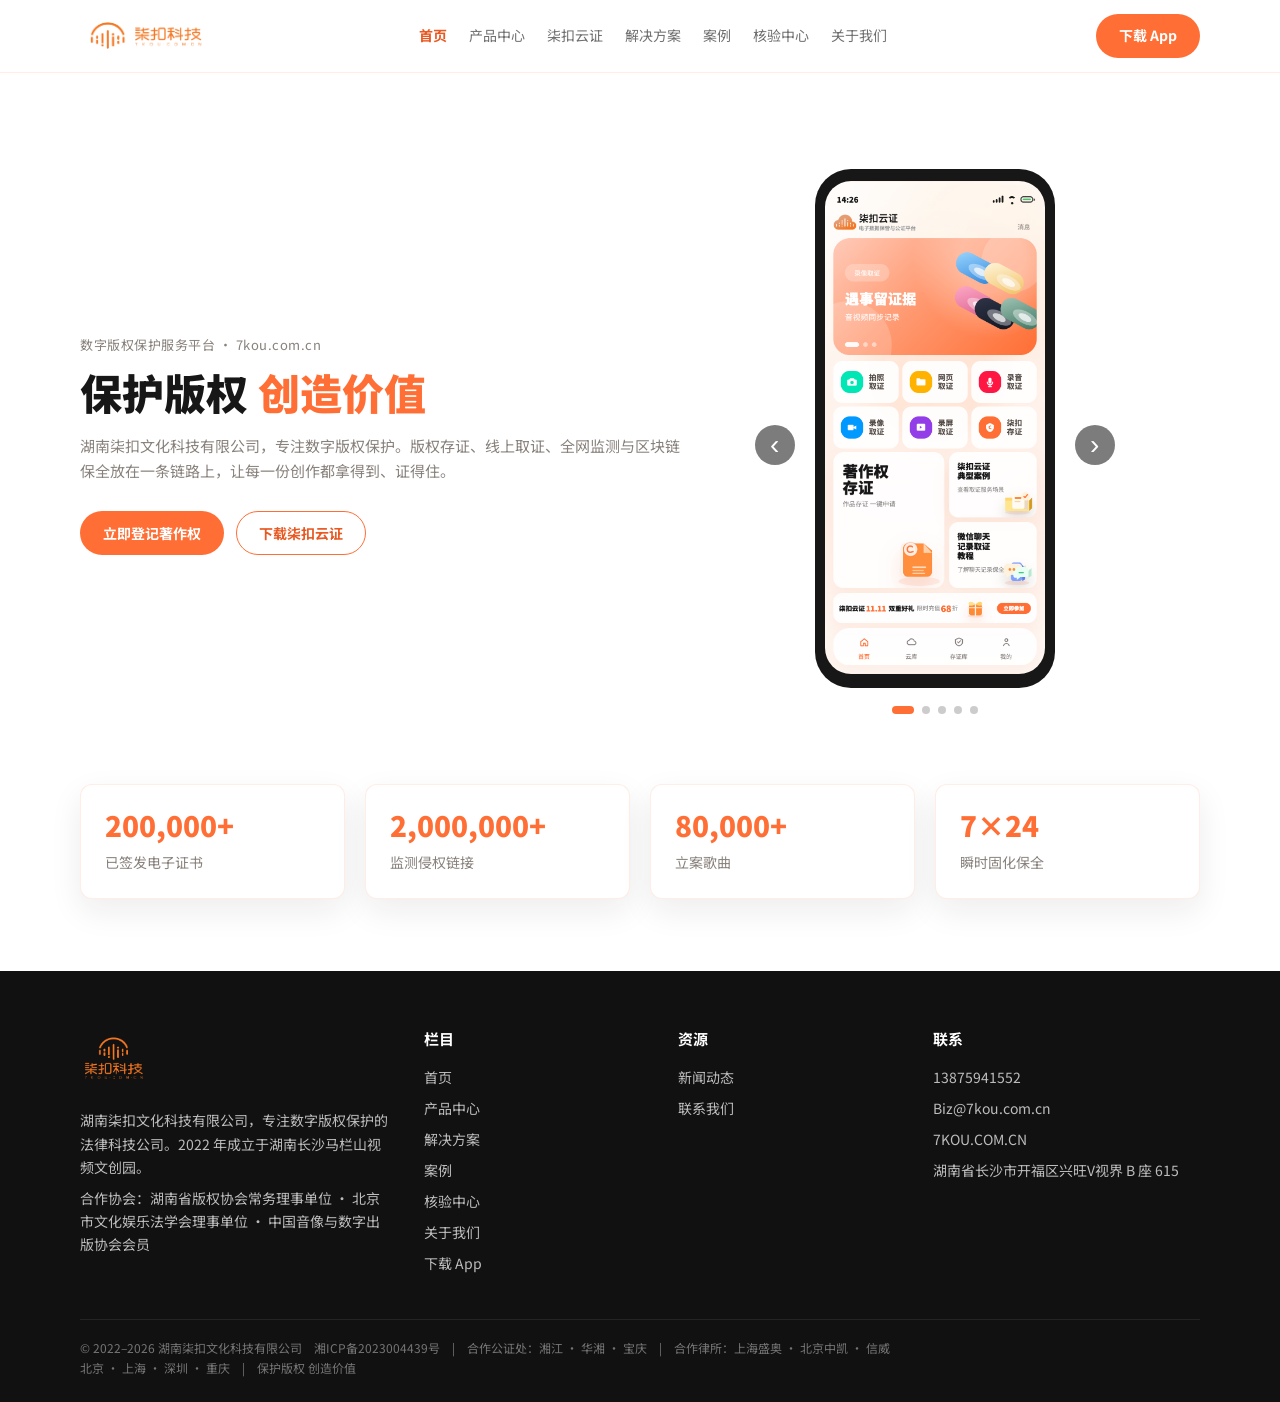
<file: index.html>
<!DOCTYPE html>
<html lang="zh-CN">
<head>
  <meta charset="UTF-8">
  <meta name="viewport" content="width=device-width, initial-scale=1.0">
  <title>柒扣科技 · 保护版权 创造价值</title>
  <link rel="stylesheet" href="assets/site.css?v=navqr3">
</head>
<body>
  <header class="site-header">
    <div class="wrap header-inner">
      <a class="brand" href="index.html">
        <img class="brand-logo brand-logo-h" src="assets/logo-h.png" alt="柒扣科技">
      </a>
      <button class="menu-toggle" type="button" aria-label="打开菜单">☰</button>
      <nav class="nav">
        <a class="is-active" href="index.html">首页</a>
        <a href="products.html">产品中心</a>
        <a href="pc.html">柒扣云证</a>
        <a href="solutions.html">解决方案</a>
        <a href="cases.html">案例</a>
        <a href="download.html#verify">核验中心</a>
        <a href="about.html">关于我们</a>
      </nav>
      <a class="btn btn-primary header-cta" href="download.html">下载 App</a>
    </div>
  </header>

  <section class="hero is-split">
    <div class="wrap hero-grid">
      <div class="hero-copy">
        <p class="eyebrow">数字版权保护服务平台 · 7kou.com.cn</p>
        <h1>保护版权 <em>创造价值</em></h1>
        <p class="lead">湖南柒扣文化科技有限公司，专注数字版权保护。版权存证、线上取证、全网监测与区块链保全放在一条链路上，让每一份创作都拿得到、证得住。</p>
        <div class="hero-actions">
          <a class="btn btn-primary" href="copyright.html">立即登记著作权</a>
          <a class="btn btn-ghost" href="download.html">下载柒扣云证</a>
        </div>
      </div>
      <div class="hero-slider" data-slider>
        <div class="hero-slider-viewport">
          <div class="hero-slider-track">
            <div class="hero-slide">
              <div class="phone-shell">
                <img src="assets/app-home.png" alt="柒扣云证首页">
              </div>
            </div>
            <div class="hero-slide">
              <div class="phone-shell">
                <img src="assets/promo-phone-online.png" alt="柒扣云证录屏网页取证">
              </div>
            </div>
            <div class="hero-slide">
              <div class="phone-shell">
                <img src="assets/promo-phone-onsite.png" alt="柒扣云证现场拍照取证">
              </div>
            </div>
            <div class="hero-slide">
              <div class="phone-shell">
                <img src="assets/promo-phone-copyright.png" alt="柒扣云证著作权存证">
              </div>
            </div>
            <div class="hero-slide">
              <div class="phone-shell">
                <img src="assets/promo-phone-certificate.png" alt="柒扣云证证书详情">
              </div>
            </div>
          </div>
        </div>
        <button type="button" class="slider-btn is-prev" aria-label="上一张">‹</button>
        <button type="button" class="slider-btn is-next" aria-label="下一张">›</button>
        <div class="slider-dots"></div>
      </div>
    </div>
    <div class="wrap metric-row">
      <div class="cards cards-4">
        <article class="card metric-tile">
          <b>200,000+</b>
          <span>已签发电子证书</span>
        </article>
        <article class="card metric-tile">
          <b>2,000,000+</b>
          <span>监测侵权链接</span>
        </article>
        <article class="card metric-tile">
          <b>80,000+</b>
          <span>立案歌曲</span>
        </article>
        <article class="card metric-tile">
          <b>7×24</b>
          <span>瞬时固化保全</span>
        </article>
      </div>
    </div>
  </section>

  <footer class="site-footer">
    <div class="wrap footer-grid">
      <div>
        <a class="brand" href="index.html"><img class="brand-logo brand-logo-v" src="assets/logo-v.png" alt="柒扣科技"></a>
        <p>湖南柒扣文化科技有限公司，专注数字版权保护的法律科技公司。2022 年成立于湖南长沙马栏山视频文创园。</p>
        <p>合作协会：湖南省版权协会常务理事单位 · 北京市文化娱乐法学会理事单位 · 中国音像与数字出版协会会员</p>
      </div>
      <div>
        <h3>栏目</h3>
        <a href="index.html">首页</a>
        <a href="products.html">产品中心</a>
        <a href="solutions.html">解决方案</a>
        <a href="cases.html">案例</a>
        <a href="download.html#verify">核验中心</a>
        <a href="about.html">关于我们</a>
        <a href="download.html">下载 App</a>
      </div>
      <div>
        <h3>资源</h3>
        <a href="news.html">新闻动态</a>
        <a href="about.html#contact">联系我们</a>
      </div>
      <div>
        <h3>联系</h3>
        <p>13875941552</p>
        <p>Biz@7kou.com.cn</p>
        <p>7KOU.COM.CN</p>
        <p>湖南省长沙市开福区兴旺V视界 B 座 615</p>
      </div>
    </div>
    <div class="wrap footer-bottom">
      © 2022–2026 湖南柒扣文化科技有限公司　湘ICP备2023004439号　|　合作公证处：湘江 · 华湘 · 宝庆　|　合作律所：上海盛奥 · 北京中凯 · 信威<br>
      北京 · 上海 · 深圳 · 重庆　|　保护版权 创造价值
    </div>
  </footer>
  <script src="assets/site.js"></script>
</body>
</html>
</file>
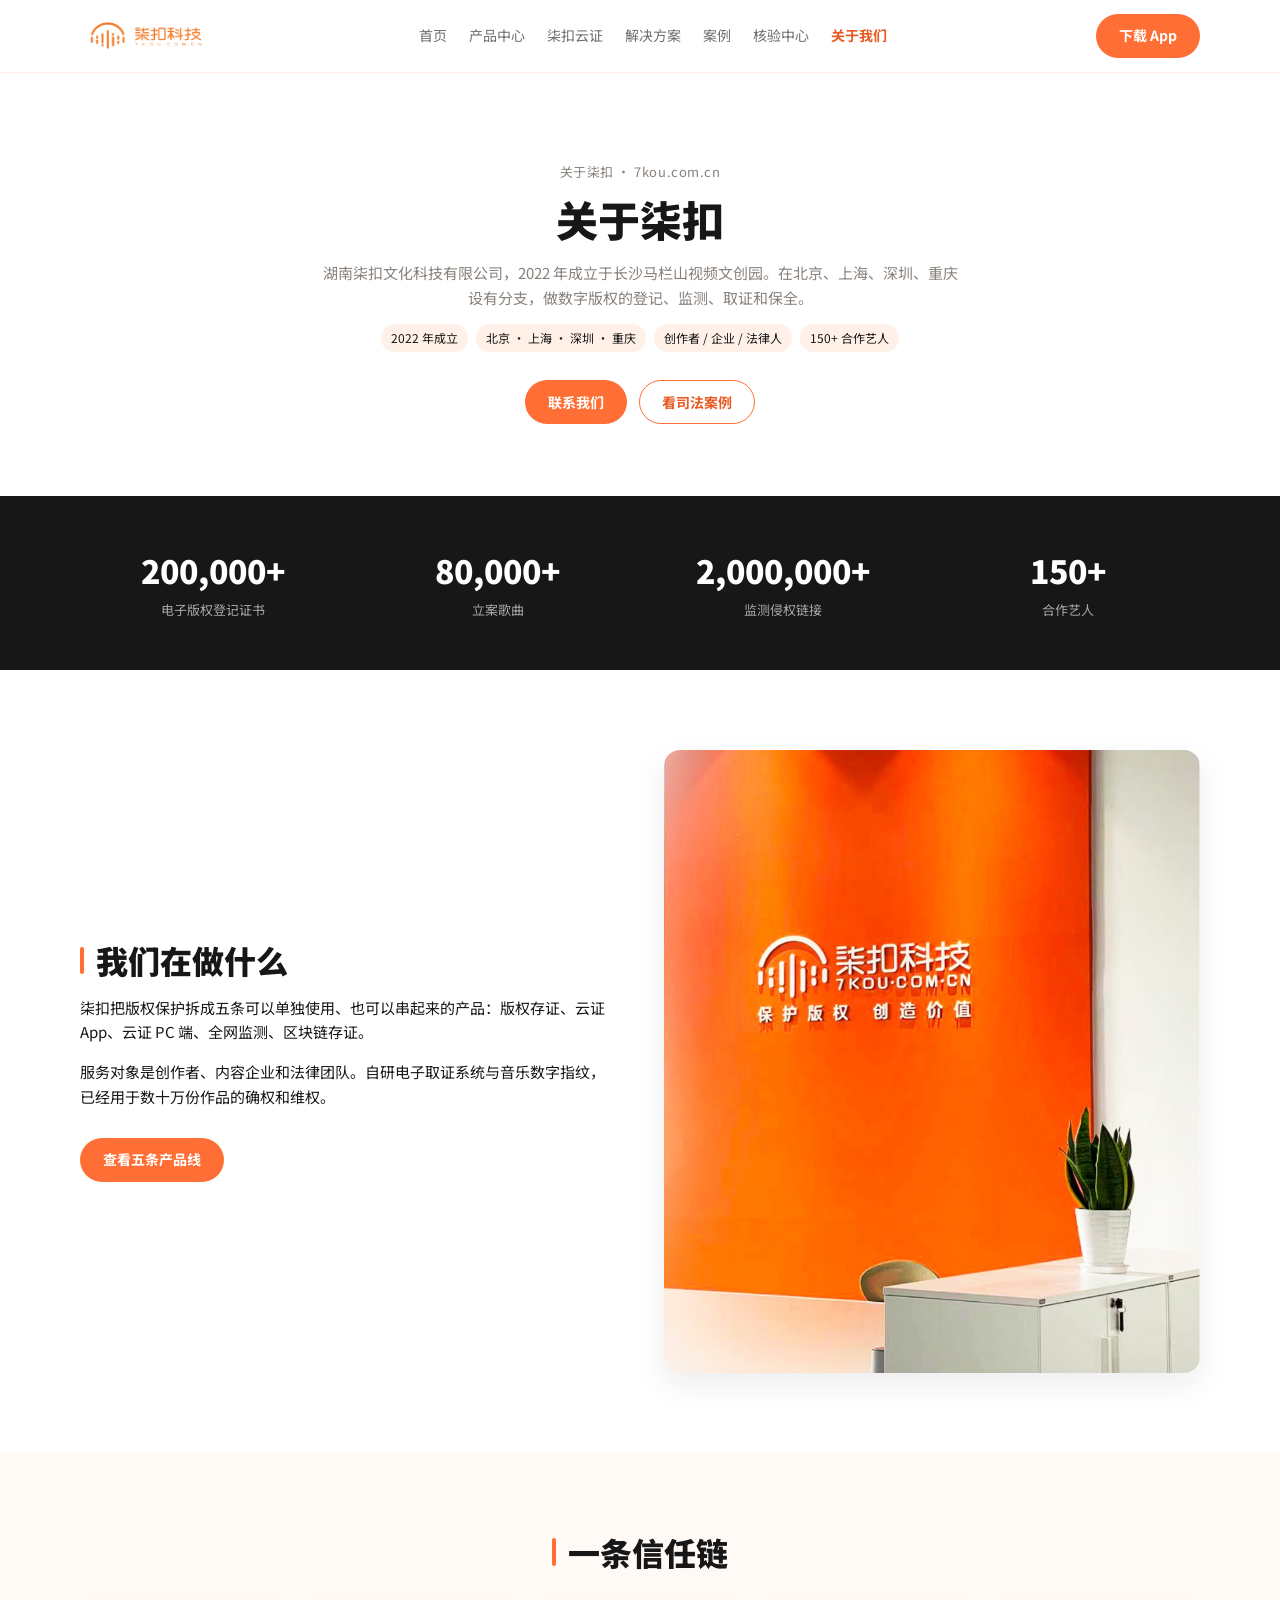
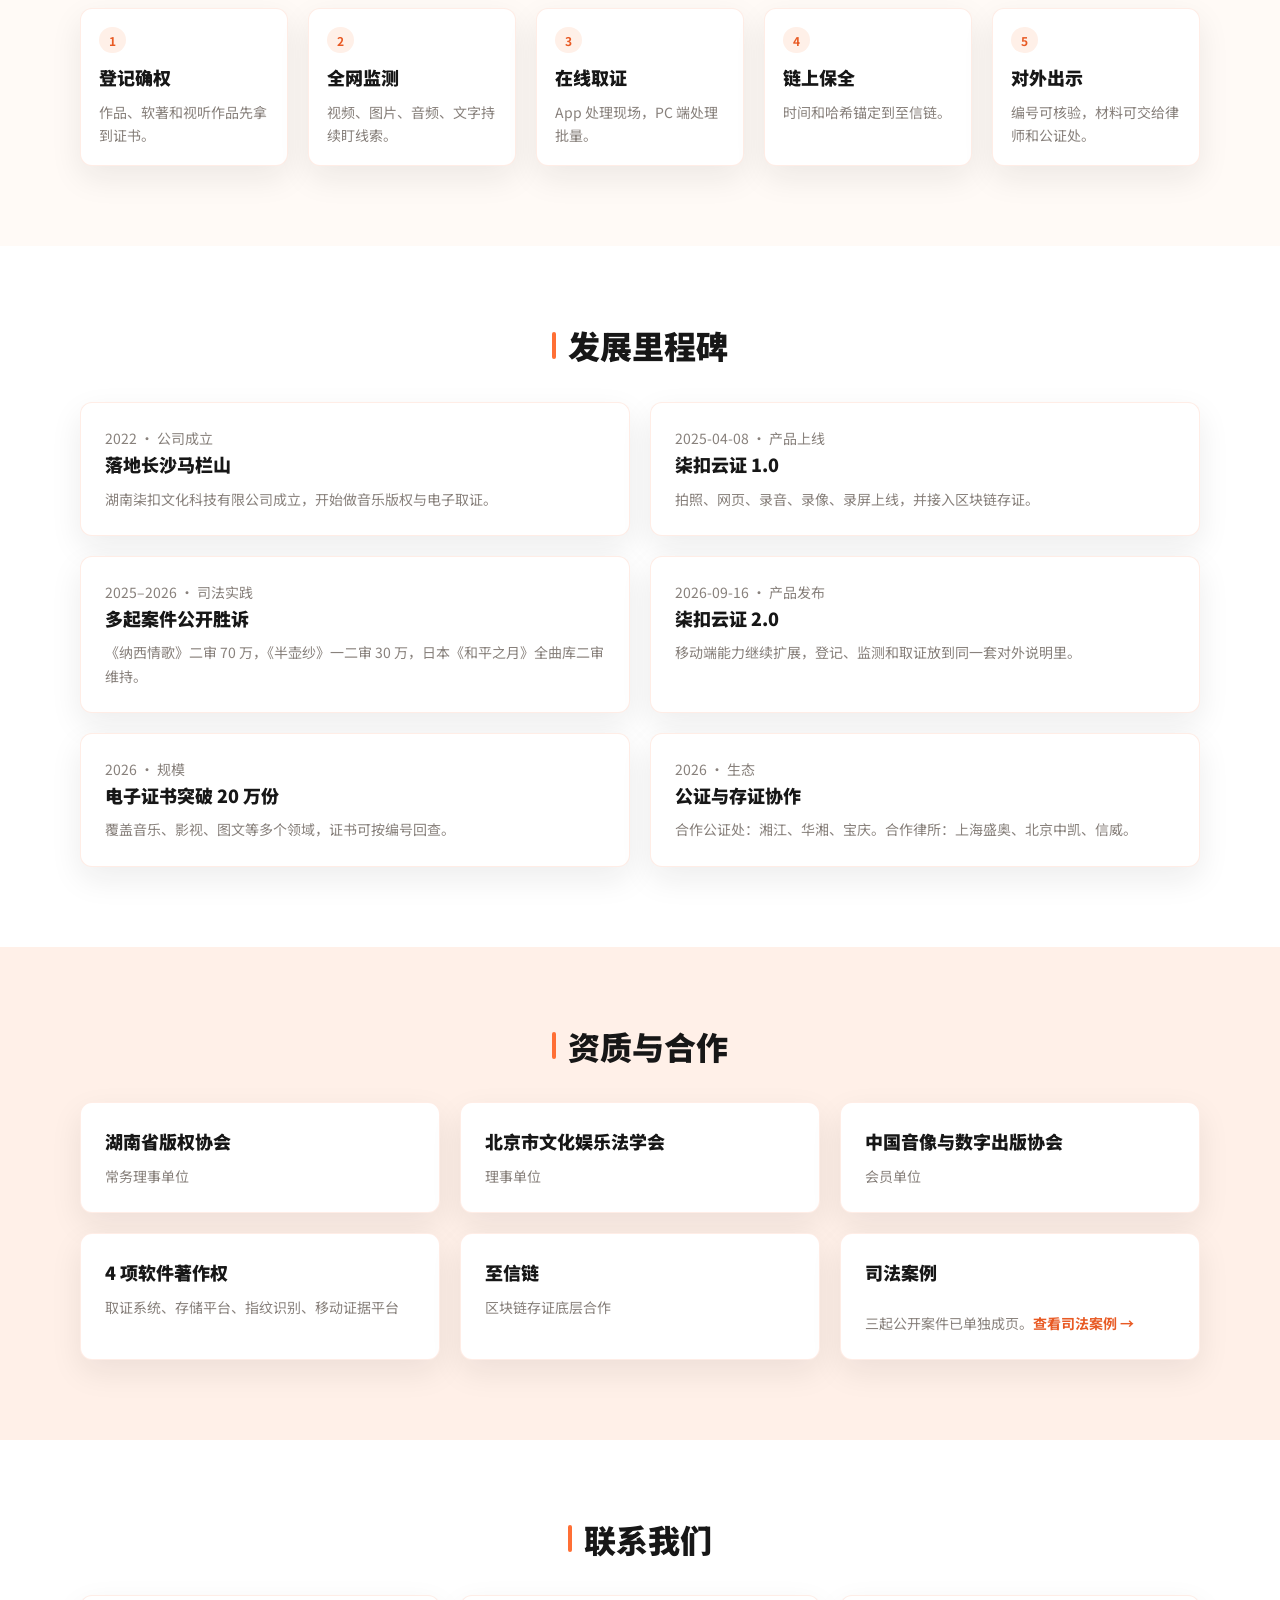
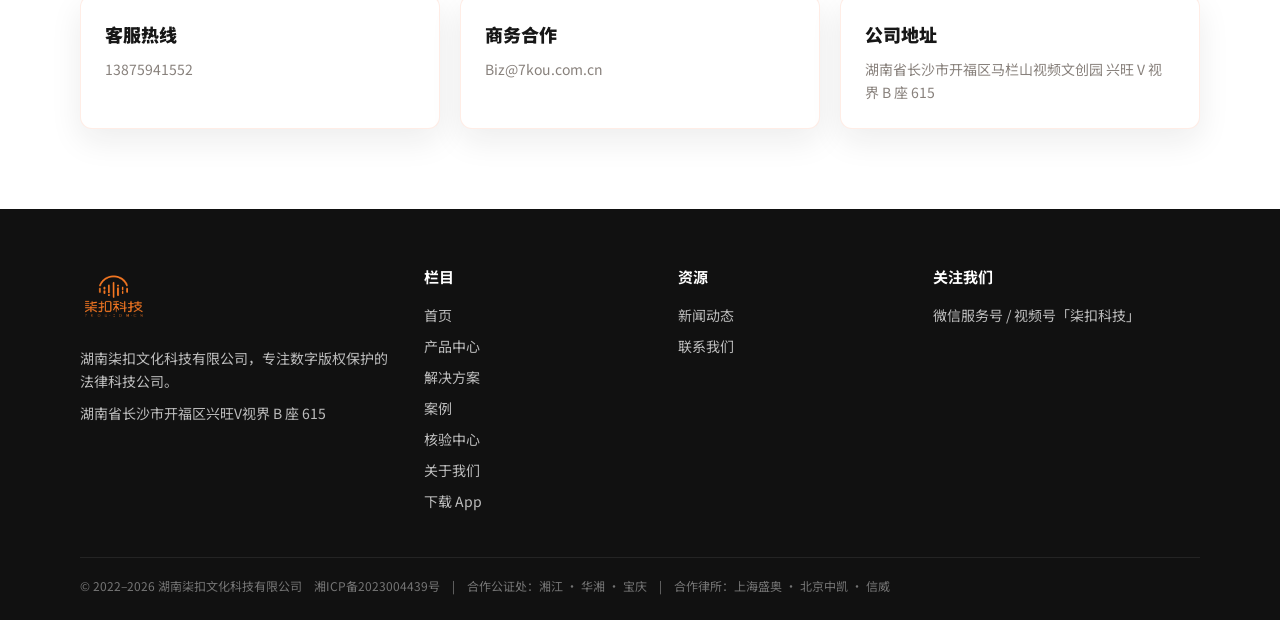
<file: about.html>
<!DOCTYPE html>
<html lang="zh-CN">
<head>
  <meta charset="UTF-8">
  <meta name="viewport" content="width=device-width, initial-scale=1.0">
  <title>关于我们 · 柒扣科技</title>
  <link rel="stylesheet" href="assets/site.css">
</head>
<body>
  <header class="site-header">
    <div class="wrap header-inner">
      <a class="brand" href="index.html"><img class="brand-logo brand-logo-h" src="assets/logo-h.png" alt="柒扣科技"></a>
      <button class="menu-toggle" type="button" aria-label="打开菜单">☰</button>
      <nav class="nav">
        <a href="index.html">首页</a>
        <a href="products.html">产品中心</a>
        <a href="pc.html">柒扣云证</a>
        <a href="solutions.html">解决方案</a>
        <a href="cases.html">案例</a>
        <a href="download.html#verify">核验中心</a>
        <a class="is-active" href="about.html">关于我们</a>
      </nav>
      <a class="btn btn-primary header-cta" href="download.html">下载 App</a>
    </div>
  </header>

  <section class="hero">
    <div class="wrap">
      <p class="eyebrow">关于柒扣 · 7kou.com.cn</p>
      <h1>关于柒扣</h1>
      <p class="lead">湖南柒扣文化科技有限公司，2022 年成立于长沙马栏山视频文创园。在北京、上海、深圳、重庆设有分支，做数字版权的登记、监测、取证和保全。</p>
      <div class="chip-row" style="justify-content:center">
        <span class="chip">2022 年成立</span>
        <span class="chip">北京 · 上海 · 深圳 · 重庆</span>
        <span class="chip">创作者 / 企业 / 法律人</span>
        <span class="chip">150+ 合作艺人</span>
      </div>
      <div class="hero-actions">
        <a class="btn btn-primary" href="#contact">联系我们</a>
        <a class="btn btn-ghost" href="cases.html">看司法案例</a>
      </div>
    </div>
  </section>

  <section class="stats">
    <div class="wrap stats-grid">
      <div><b>200,000+</b><span>电子版权登记证书</span></div>
      <div><b>80,000+</b><span>立案歌曲</span></div>
      <div><b>2,000,000+</b><span>监测侵权链接</span></div>
      <div><b>150+</b><span>合作艺人</span></div>
    </div>
  </section>

  <section class="section">
    <div class="wrap split">
      <div>
        <h2 class="section-title is-marked">我们在做什么</h2>
        <p>柒扣把版权保护拆成五条可以单独使用、也可以串起来的产品：版权存证、云证 App、云证 PC 端、全网监测、区块链存证。</p>
        <p>服务对象是创作者、内容企业和法律团队。自研电子取证系统与音乐数字指纹，已经用于数十万份作品的确权和维权。</p>
        <div class="hero-actions"><a class="btn btn-primary" href="products.html">查看五条产品线</a></div>
      </div>
      <img class="fill-photo is-wide" src="assets/fill-office.png" alt="柒扣科技办公前台">
    </div>
  </section>

  <section class="section is-soft">
    <div class="wrap">
      <div class="section-head">
        <h2 class="section-title is-marked">一条信任链</h2>
      </div>
      <div class="cards cards-5">
        <article class="card"><span class="pill">1</span><h3>登记确权</h3><p>作品、软著和视听作品先拿到证书。</p></article>
        <article class="card"><span class="pill">2</span><h3>全网监测</h3><p>视频、图片、音频、文字持续盯线索。</p></article>
        <article class="card"><span class="pill">3</span><h3>在线取证</h3><p>App 处理现场，PC 端处理批量。</p></article>
        <article class="card"><span class="pill">4</span><h3>链上保全</h3><p>时间和哈希锚定到至信链。</p></article>
        <article class="card"><span class="pill">5</span><h3>对外出示</h3><p>编号可核验，材料可交给律师和公证处。</p></article>
      </div>
    </div>
  </section>

  <section class="section">
    <div class="wrap">
      <div class="section-head">
        <h2 class="section-title is-marked">发展里程碑</h2>
      </div>
      <div class="cards cards-2">
        <article class="card"><p class="news-meta">2022 · 公司成立</p><h3>落地长沙马栏山</h3><p>湖南柒扣文化科技有限公司成立，开始做音乐版权与电子取证。</p></article>
        <article class="card"><p class="news-meta">2025-04-08 · 产品上线</p><h3>柒扣云证 1.0</h3><p>拍照、网页、录音、录像、录屏上线，并接入区块链存证。</p></article>
        <article class="card"><p class="news-meta">2025–2026 · 司法实践</p><h3>多起案件公开胜诉</h3><p>《纳西情歌》二审 70 万，《半壶纱》一二审 30 万，日本《和平之月》全曲库二审维持。</p></article>
        <article class="card"><p class="news-meta">2026-09-16 · 产品发布</p><h3>柒扣云证 2.0</h3><p>移动端能力继续扩展，登记、监测和取证放到同一套对外说明里。</p></article>
        <article class="card"><p class="news-meta">2026 · 规模</p><h3>电子证书突破 20 万份</h3><p>覆盖音乐、影视、图文等多个领域，证书可按编号回查。</p></article>
        <article class="card"><p class="news-meta">2026 · 生态</p><h3>公证与存证协作</h3><p>合作公证处：湘江、华湘、宝庆。合作律所：上海盛奥、北京中凯、信威。</p></article>
      </div>
    </div>
  </section>

  <section class="section is-peach">
    <div class="wrap">
      <div class="section-head">
        <h2 class="section-title is-marked">资质与合作</h2>
      </div>
      <div class="cards cards-3">
        <article class="card"><h3>湖南省版权协会</h3><p>常务理事单位</p></article>
        <article class="card"><h3>北京市文化娱乐法学会</h3><p>理事单位</p></article>
        <article class="card"><h3>中国音像与数字出版协会</h3><p>会员单位</p></article>
        <article class="card"><h3>4 项软件著作权</h3><p>取证系统、存储平台、指纹识别、移动证据平台</p></article>
        <article class="card"><h3>至信链</h3><p>区块链存证底层合作</p></article>
        <article class="card"><h3>司法案例</h3><p>三起公开案件已单独成页。<a class="card-link" href="cases.html">查看司法案例 →</a></p></article>
      </div>
    </div>
  </section>

  <section class="section" id="contact">
    <div class="wrap">
      <div class="section-head">
        <h2 class="section-title is-marked">联系我们</h2>
      </div>
      <div class="cards cards-3">
        <article class="card">
          <h3>客服热线</h3>
          <p><a href="tel:13875941552">13875941552</a></p>
        </article>
        <article class="card">
          <h3>商务合作</h3>
          <p><a href="mailto:Biz@7kou.com.cn">Biz@7kou.com.cn</a></p>
        </article>
        <article class="card">
          <h3>公司地址</h3>
          <p>湖南省长沙市开福区马栏山视频文创园 兴旺 V 视界 B 座 615</p>
        </article>
      </div>
    </div>
  </section>

  <footer class="site-footer">
    <div class="wrap footer-grid">
      <div>
        <a class="brand" href="index.html"><img class="brand-logo brand-logo-v" src="assets/logo-v.png" alt="柒扣科技"></a>
        <p>湖南柒扣文化科技有限公司，专注数字版权保护的法律科技公司。</p>
        <p>湖南省长沙市开福区兴旺V视界 B 座 615</p>
      </div>
      <div>
        <h3>栏目</h3>
        <a href="index.html">首页</a>
        <a href="products.html">产品中心</a>
        <a href="solutions.html">解决方案</a>
        <a href="cases.html">案例</a>
        <a href="download.html#verify">核验中心</a>
        <a href="about.html">关于我们</a>
        <a href="download.html">下载 App</a>
      </div>
      <div>
        <h3>资源</h3>
        <a href="news.html">新闻动态</a>
        <a href="about.html#contact">联系我们</a>
      </div>
      <div>
        <h3>关注我们</h3>
        <p>微信服务号 / 视频号「柒扣科技」</p>
      </div>
    </div>
    <div class="wrap footer-bottom">
      © 2022–2026 湖南柒扣文化科技有限公司　湘ICP备2023004439号　|　合作公证处：湘江 · 华湘 · 宝庆　|　合作律所：上海盛奥 · 北京中凯 · 信威
    </div>
  </footer>
  <script src="assets/site.js"></script>
</body>
</html>
</file>
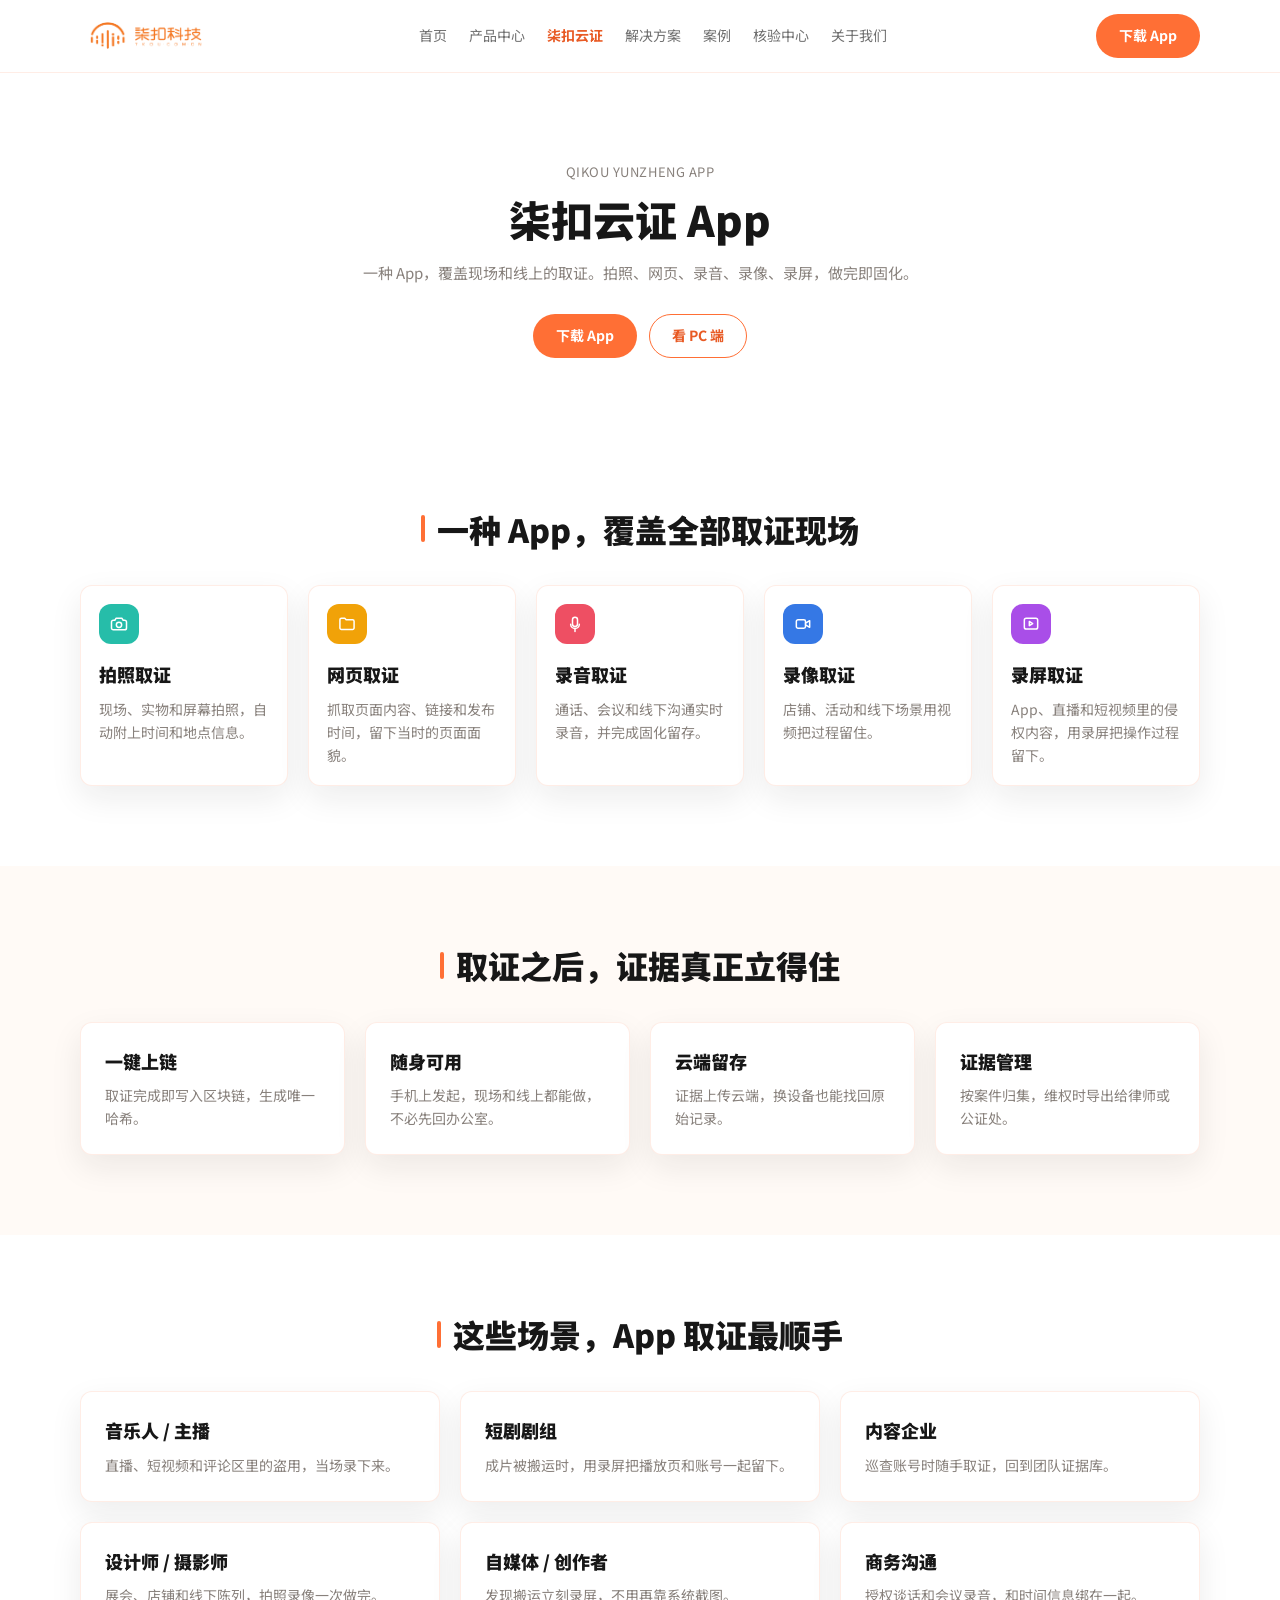
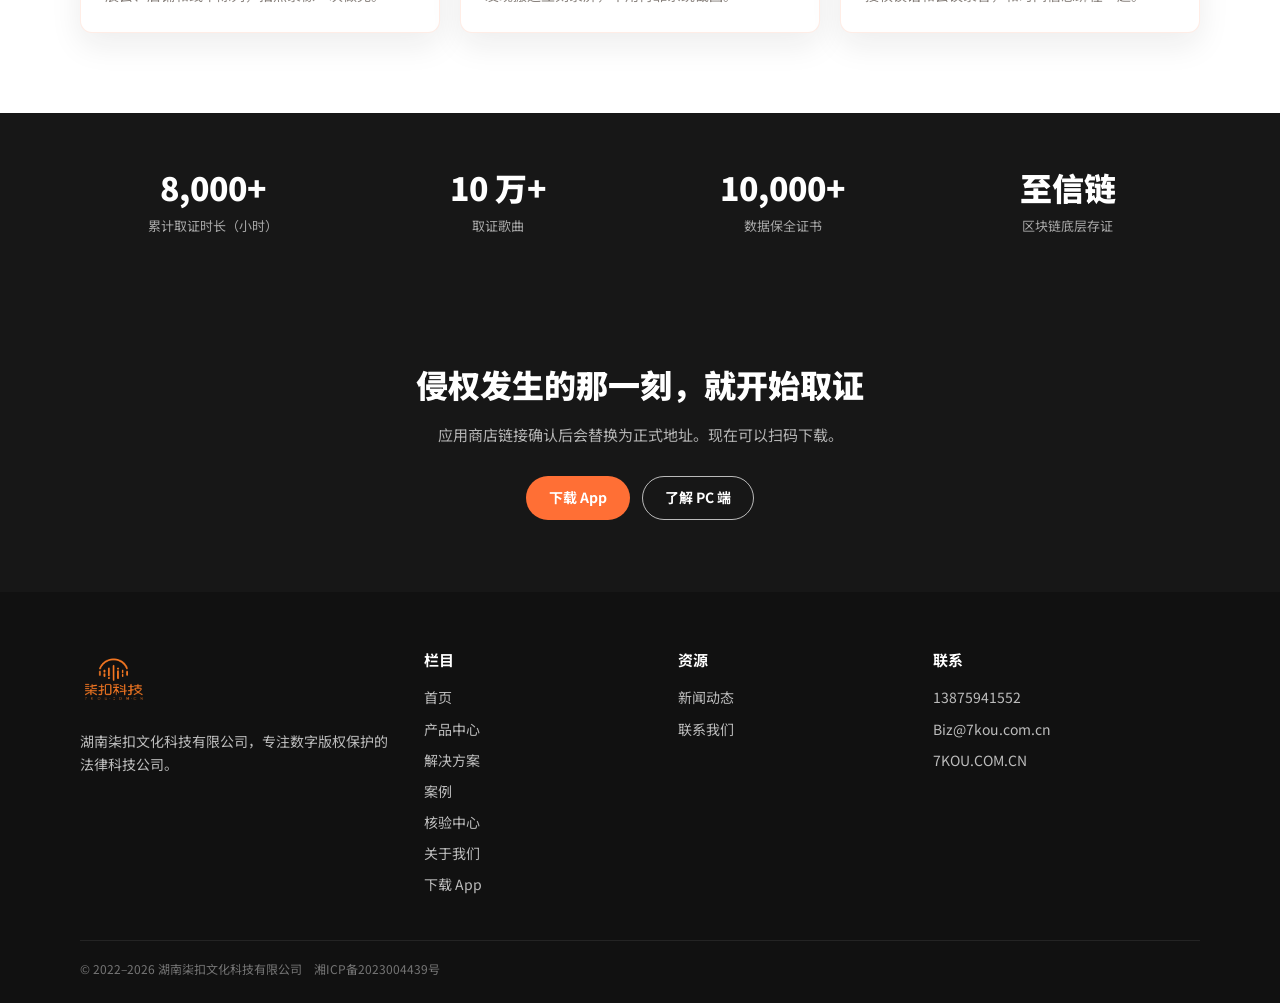
<file: app.html>
<!DOCTYPE html>
<html lang="zh-CN">
<head>
  <meta charset="UTF-8">
  <meta name="viewport" content="width=device-width, initial-scale=1.0">
  <title>柒扣云证 App · 柒扣科技</title>
  <link rel="stylesheet" href="assets/site.css">
</head>
<body>
  <header class="site-header">
    <div class="wrap header-inner">
      <a class="brand" href="index.html"><img class="brand-logo brand-logo-h" src="assets/logo-h.png" alt="柒扣科技"></a>
      <button class="menu-toggle" type="button" aria-label="打开菜单">☰</button>
      <nav class="nav">
        <a href="index.html">首页</a>
        <a href="products.html">产品中心</a>
        <a class="is-active" href="pc.html">柒扣云证</a>
        <a href="solutions.html">解决方案</a>
        <a href="cases.html">案例</a>
        <a href="download.html#verify">核验中心</a>
        <a href="about.html">关于我们</a>
      </nav>
      <a class="btn btn-primary header-cta" href="download.html">下载 App</a>
    </div>
  </header>

  <section class="hero">
    <div class="wrap">
      <p class="eyebrow">QIKOU YUNZHENG APP</p>
      <h1>柒扣云证 App</h1>
      <p class="lead">一种 App，覆盖现场和线上的取证。拍照、网页、录音、录像、录屏，做完即固化。</p>
      <div class="hero-actions">
        <a class="btn btn-primary" href="download.html">下载 App</a>
        <a class="btn btn-ghost" href="pc.html">看 PC 端</a>
      </div>
    </div>
  </section>

  <section class="section">
    <div class="wrap">
      <div class="section-head">
        <h2 class="section-title is-marked">一种 App，覆盖全部取证现场</h2>
      </div>
      <div class="cards cards-5">
        <article class="card">
          <div class="icon-box icon-photo" aria-hidden="true"><svg viewBox="0 0 24 24"><path d="M7 7.5 8.6 5h6.8L17 7.5h1.8A2.2 2.2 0 0 1 21 9.7v7.1a2.2 2.2 0 0 1-2.2 2.2H5.2A2.2 2.2 0 0 1 3 16.8V9.7a2.2 2.2 0 0 1 2.2-2.2z"></path><circle cx="12" cy="13" r="3.2"></circle></svg></div>
          <h3>拍照取证</h3>
          <p>现场、实物和屏幕拍照，自动附上时间和地点信息。</p>
        </article>
        <article class="card">
          <div class="icon-box icon-web" aria-hidden="true"><svg viewBox="0 0 24 24"><path d="M3.5 6.8A1.8 1.8 0 0 1 5.3 5h4l1.7 2h7.7a1.8 1.8 0 0 1 1.8 1.8v7.9a1.8 1.8 0 0 1-1.8 1.8H5.3a1.8 1.8 0 0 1-1.8-1.8z"></path></svg></div>
          <h3>网页取证</h3>
          <p>抓取页面内容、链接和发布时间，留下当时的页面面貌。</p>
        </article>
        <article class="card">
          <div class="icon-box icon-audio" aria-hidden="true"><svg viewBox="0 0 24 24"><rect x="9" y="4" width="6" height="11" rx="3"></rect><path d="M6.8 12.2a5.2 5.2 0 0 0 10.4 0"></path><path d="M12 17.4V21"></path></svg></div>
          <h3>录音取证</h3>
          <p>通话、会议和线下沟通实时录音，并完成固化留存。</p>
        </article>
        <article class="card">
          <div class="icon-box icon-video" aria-hidden="true"><svg viewBox="0 0 24 24"><rect x="4" y="7" width="11" height="10" rx="2"></rect><path d="m15 11 5-3v8l-5-3"></path></svg></div>
          <h3>录像取证</h3>
          <p>店铺、活动和线下场景用视频把过程留住。</p>
        </article>
        <article class="card">
          <div class="icon-box icon-screen" aria-hidden="true"><svg viewBox="0 0 24 24"><rect x="4" y="5" width="16" height="13" rx="2.2"></rect><path d="m10 9 4 2.5-4 2.5z"></path></svg></div>
          <h3>录屏取证</h3>
          <p>App、直播和短视频里的侵权内容，用录屏把操作过程留下。</p>
        </article>
      </div>
    </div>
  </section>

  <section class="section is-soft">
    <div class="wrap">
      <div class="section-head">
        <h2 class="section-title is-marked">取证之后，证据真正立得住</h2>
      </div>
      <div class="cards cards-4">
        <article class="card"><h3>一键上链</h3><p>取证完成即写入区块链，生成唯一哈希。</p></article>
        <article class="card"><h3>随身可用</h3><p>手机上发起，现场和线上都能做，不必先回办公室。</p></article>
        <article class="card"><h3>云端留存</h3><p>证据上传云端，换设备也能找回原始记录。</p></article>
        <article class="card"><h3>证据管理</h3><p>按案件归集，维权时导出给律师或公证处。</p></article>
      </div>
    </div>
  </section>

  <section class="section">
    <div class="wrap">
      <div class="section-head">
        <h2 class="section-title is-marked">这些场景，App 取证最顺手</h2>
      </div>
      <div class="cards cards-3">
        <article class="card"><h3>音乐人 / 主播</h3><p>直播、短视频和评论区里的盗用，当场录下来。</p></article>
        <article class="card"><h3>短剧剧组</h3><p>成片被搬运时，用录屏把播放页和账号一起留下。</p></article>
        <article class="card"><h3>内容企业</h3><p>巡查账号时随手取证，回到团队证据库。</p></article>
        <article class="card"><h3>设计师 / 摄影师</h3><p>展会、店铺和线下陈列，拍照录像一次做完。</p></article>
        <article class="card"><h3>自媒体 / 创作者</h3><p>发现搬运立刻录屏，不用再靠系统截图。</p></article>
        <article class="card"><h3>商务沟通</h3><p>授权谈话和会议录音，和时间信息绑在一起。</p></article>
      </div>
    </div>
  </section>

  <section class="stats">
    <div class="wrap stats-grid">
      <div><b>8,000+</b><span>累计取证时长（小时）</span></div>
      <div><b>10 万+</b><span>取证歌曲</span></div>
      <div><b>10,000+</b><span>数据保全证书</span></div>
      <div><b>至信链</b><span>区块链底层存证</span></div>
    </div>
  </section>

  <section class="cta">
    <div class="wrap">
      <h2>侵权发生的那一刻，就开始取证</h2>
      <p>应用商店链接确认后会替换为正式地址。现在可以扫码下载。</p>
      <div class="cta-actions">
        <a class="btn btn-primary" href="download.html">下载 App</a>
        <a class="btn btn-on-dark" href="pc.html">了解 PC 端</a>
      </div>
    </div>
  </section>

  <footer class="site-footer">
    <div class="wrap footer-grid">
      <div>
        <a class="brand" href="index.html"><img class="brand-logo brand-logo-v" src="assets/logo-v.png" alt="柒扣科技"></a>
        <p>湖南柒扣文化科技有限公司，专注数字版权保护的法律科技公司。</p>
      </div>
      <div>
        <h3>栏目</h3>
        <a href="index.html">首页</a>
        <a href="products.html">产品中心</a>
        <a href="solutions.html">解决方案</a>
        <a href="cases.html">案例</a>
        <a href="download.html#verify">核验中心</a>
        <a href="about.html">关于我们</a>
        <a href="download.html">下载 App</a>
      </div>
      <div>
        <h3>资源</h3>
        <a href="news.html">新闻动态</a>
        <a href="about.html#contact">联系我们</a>
      </div>
      <div>
        <h3>联系</h3>
        <p>13875941552</p>
        <p>Biz@7kou.com.cn</p>
        <p>7KOU.COM.CN</p>
      </div>
    </div>
    <div class="wrap footer-bottom">© 2022–2026 湖南柒扣文化科技有限公司　湘ICP备2023004439号</div>
  </footer>
  <script src="assets/site.js"></script>
</body>
</html>
</file>
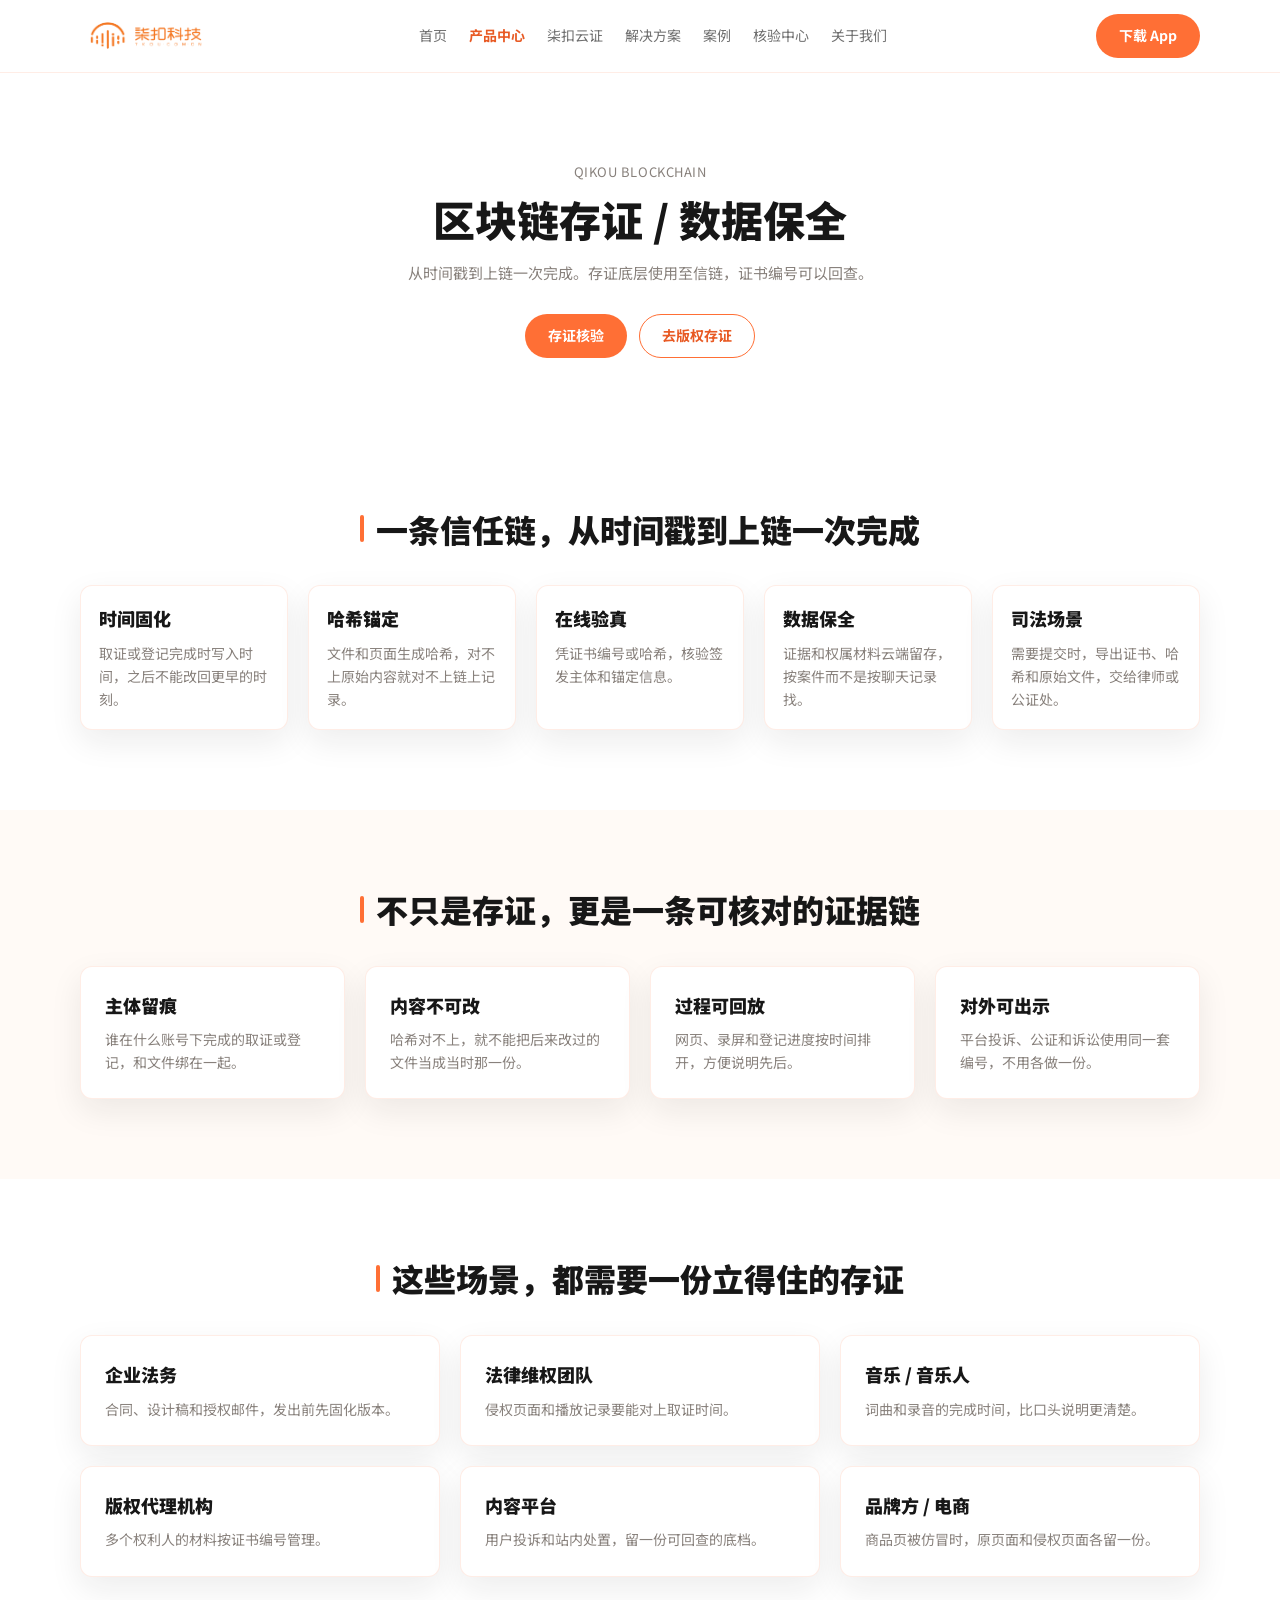
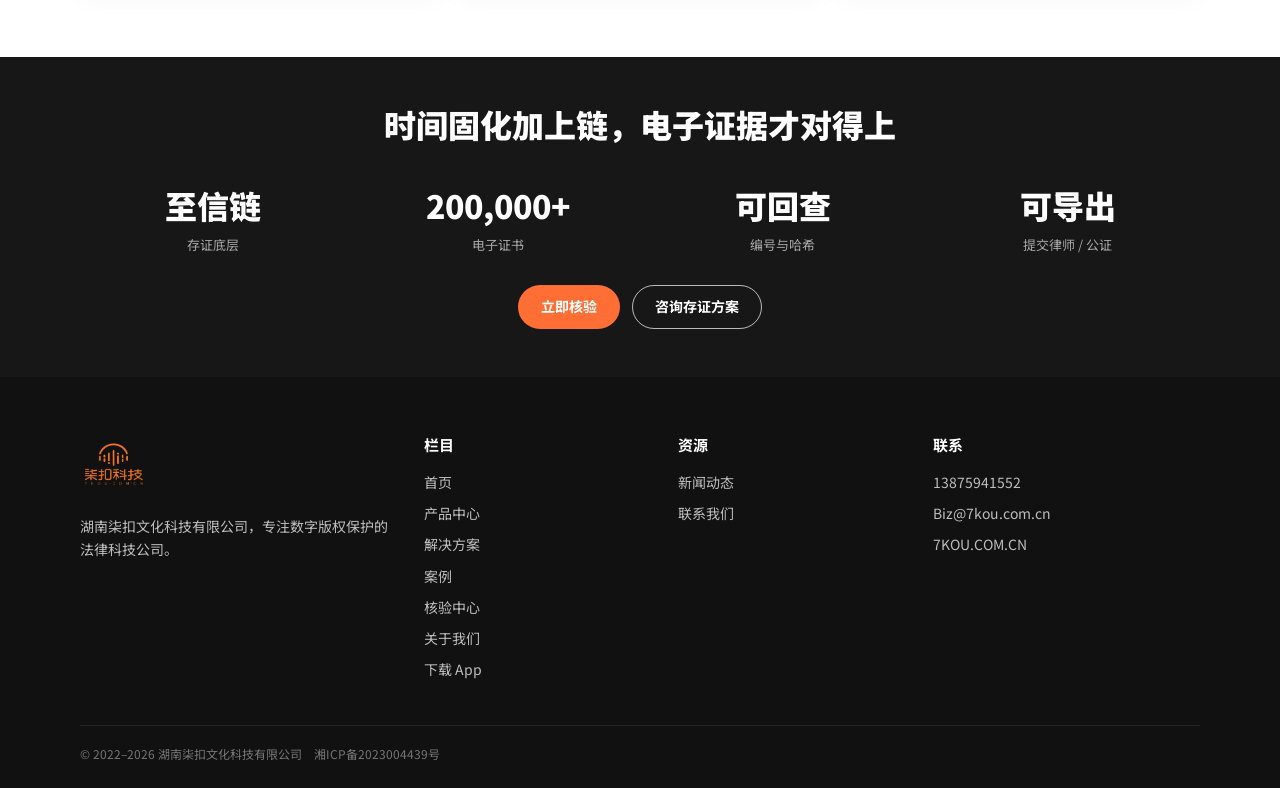
<file: blockchain.html>
<!DOCTYPE html>
<html lang="zh-CN">
<head>
  <meta charset="UTF-8">
  <meta name="viewport" content="width=device-width, initial-scale=1.0">
  <title>区块链存证 · 柒扣科技</title>
  <link rel="stylesheet" href="assets/site.css">
</head>
<body>
  <header class="site-header">
    <div class="wrap header-inner">
      <a class="brand" href="index.html"><img class="brand-logo brand-logo-h" src="assets/logo-h.png" alt="柒扣科技"></a>
      <button class="menu-toggle" type="button" aria-label="打开菜单">☰</button>
      <nav class="nav">
        <a href="index.html">首页</a>
        <a class="is-active" href="products.html">产品中心</a>
        <a href="pc.html">柒扣云证</a>
        <a href="solutions.html">解决方案</a>
        <a href="cases.html">案例</a>
        <a href="download.html#verify">核验中心</a>
        <a href="about.html">关于我们</a>
      </nav>
      <a class="btn btn-primary header-cta" href="download.html">下载 App</a>
    </div>
  </header>

  <section class="hero">
    <div class="wrap">
      <p class="eyebrow">QIKOU BLOCKCHAIN</p>
      <h1>区块链存证 / 数据保全</h1>
      <p class="lead">从时间戳到上链一次完成。存证底层使用至信链，证书编号可以回查。</p>
      <div class="hero-actions">
        <a class="btn btn-primary" href="download.html#verify">存证核验</a>
        <a class="btn btn-ghost" href="copyright.html">去版权存证</a>
      </div>
    </div>
  </section>

  <section class="section">
    <div class="wrap">
      <div class="section-head">
        <h2 class="section-title is-marked">一条信任链，从时间戳到上链一次完成</h2>
      </div>
      <div class="cards cards-5">
        <article class="card"><h3>时间固化</h3><p>取证或登记完成时写入时间，之后不能改回更早的时刻。</p></article>
        <article class="card"><h3>哈希锚定</h3><p>文件和页面生成哈希，对不上原始内容就对不上链上记录。</p></article>
        <article class="card"><h3>在线验真</h3><p>凭证书编号或哈希，核验签发主体和锚定信息。</p></article>
        <article class="card"><h3>数据保全</h3><p>证据和权属材料云端留存，按案件而不是按聊天记录找。</p></article>
        <article class="card"><h3>司法场景</h3><p>需要提交时，导出证书、哈希和原始文件，交给律师或公证处。</p></article>
      </div>
    </div>
  </section>

  <section class="section is-soft">
    <div class="wrap">
      <div class="section-head">
        <h2 class="section-title is-marked">不只是存证，更是一条可核对的证据链</h2>
      </div>
      <div class="cards cards-4">
        <article class="card"><h3>主体留痕</h3><p>谁在什么账号下完成的取证或登记，和文件绑在一起。</p></article>
        <article class="card"><h3>内容不可改</h3><p>哈希对不上，就不能把后来改过的文件当成当时那一份。</p></article>
        <article class="card"><h3>过程可回放</h3><p>网页、录屏和登记进度按时间排开，方便说明先后。</p></article>
        <article class="card"><h3>对外可出示</h3><p>平台投诉、公证和诉讼使用同一套编号，不用各做一份。</p></article>
      </div>
    </div>
  </section>

  <section class="section">
    <div class="wrap">
      <div class="section-head">
        <h2 class="section-title is-marked">这些场景，都需要一份立得住的存证</h2>
      </div>
      <div class="cards cards-3">
        <article class="card"><h3>企业法务</h3><p>合同、设计稿和授权邮件，发出前先固化版本。</p></article>
        <article class="card"><h3>法律维权团队</h3><p>侵权页面和播放记录要能对上取证时间。</p></article>
        <article class="card"><h3>音乐 / 音乐人</h3><p>词曲和录音的完成时间，比口头说明更清楚。</p></article>
        <article class="card"><h3>版权代理机构</h3><p>多个权利人的材料按证书编号管理。</p></article>
        <article class="card"><h3>内容平台</h3><p>用户投诉和站内处置，留一份可回查的底档。</p></article>
        <article class="card"><h3>品牌方 / 电商</h3><p>商品页被仿冒时，原页面和侵权页面各留一份。</p></article>
      </div>
    </div>
  </section>

  <section class="stats">
    <div class="wrap">
      <div class="section-head">
        <h2 class="section-title" style="color:#fff">时间固化加上链，电子证据才对得上</h2>
      </div>
      <div class="stats-grid">
        <div><b>至信链</b><span>存证底层</span></div>
        <div><b>200,000+</b><span>电子证书</span></div>
        <div><b>可回查</b><span>编号与哈希</span></div>
        <div><b>可导出</b><span>提交律师 / 公证</span></div>
      </div>
      <div class="cta-actions">
        <a class="btn btn-primary" href="download.html#verify">立即核验</a>
        <a class="btn btn-on-dark" href="about.html#contact">咨询存证方案</a>
      </div>
    </div>
  </section>

  <footer class="site-footer">
    <div class="wrap footer-grid">
      <div>
        <a class="brand" href="index.html"><img class="brand-logo brand-logo-v" src="assets/logo-v.png" alt="柒扣科技"></a>
        <p>湖南柒扣文化科技有限公司，专注数字版权保护的法律科技公司。</p>
      </div>
      <div>
        <h3>栏目</h3>
        <a href="index.html">首页</a>
        <a href="products.html">产品中心</a>
        <a href="solutions.html">解决方案</a>
        <a href="cases.html">案例</a>
        <a href="download.html#verify">核验中心</a>
        <a href="about.html">关于我们</a>
        <a href="download.html">下载 App</a>
      </div>
      <div>
        <h3>资源</h3>
        <a href="news.html">新闻动态</a>
        <a href="about.html#contact">联系我们</a>
      </div>
      <div>
        <h3>联系</h3>
        <p>13875941552</p>
        <p>Biz@7kou.com.cn</p>
        <p>7KOU.COM.CN</p>
      </div>
    </div>
    <div class="wrap footer-bottom">© 2022–2026 湖南柒扣文化科技有限公司　湘ICP备2023004439号</div>
  </footer>
  <script src="assets/site.js"></script>
</body>
</html>
</file>
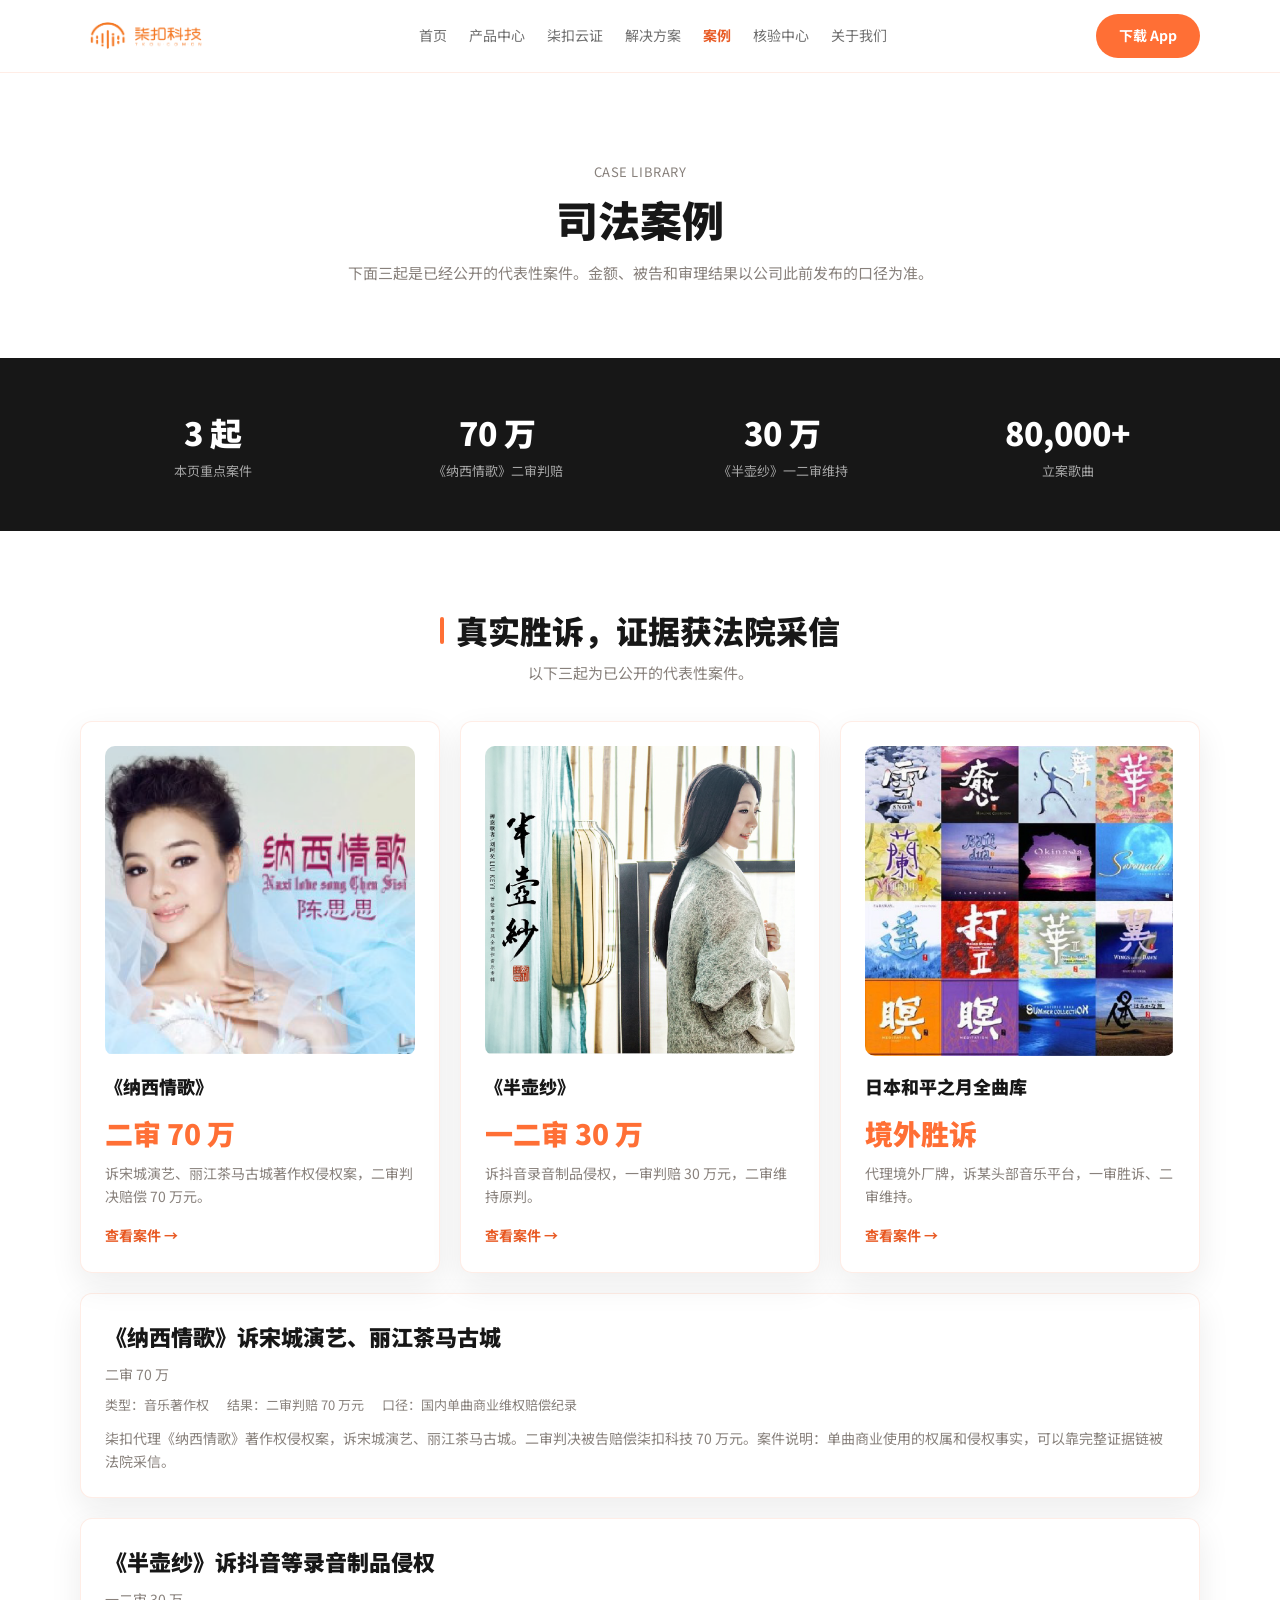
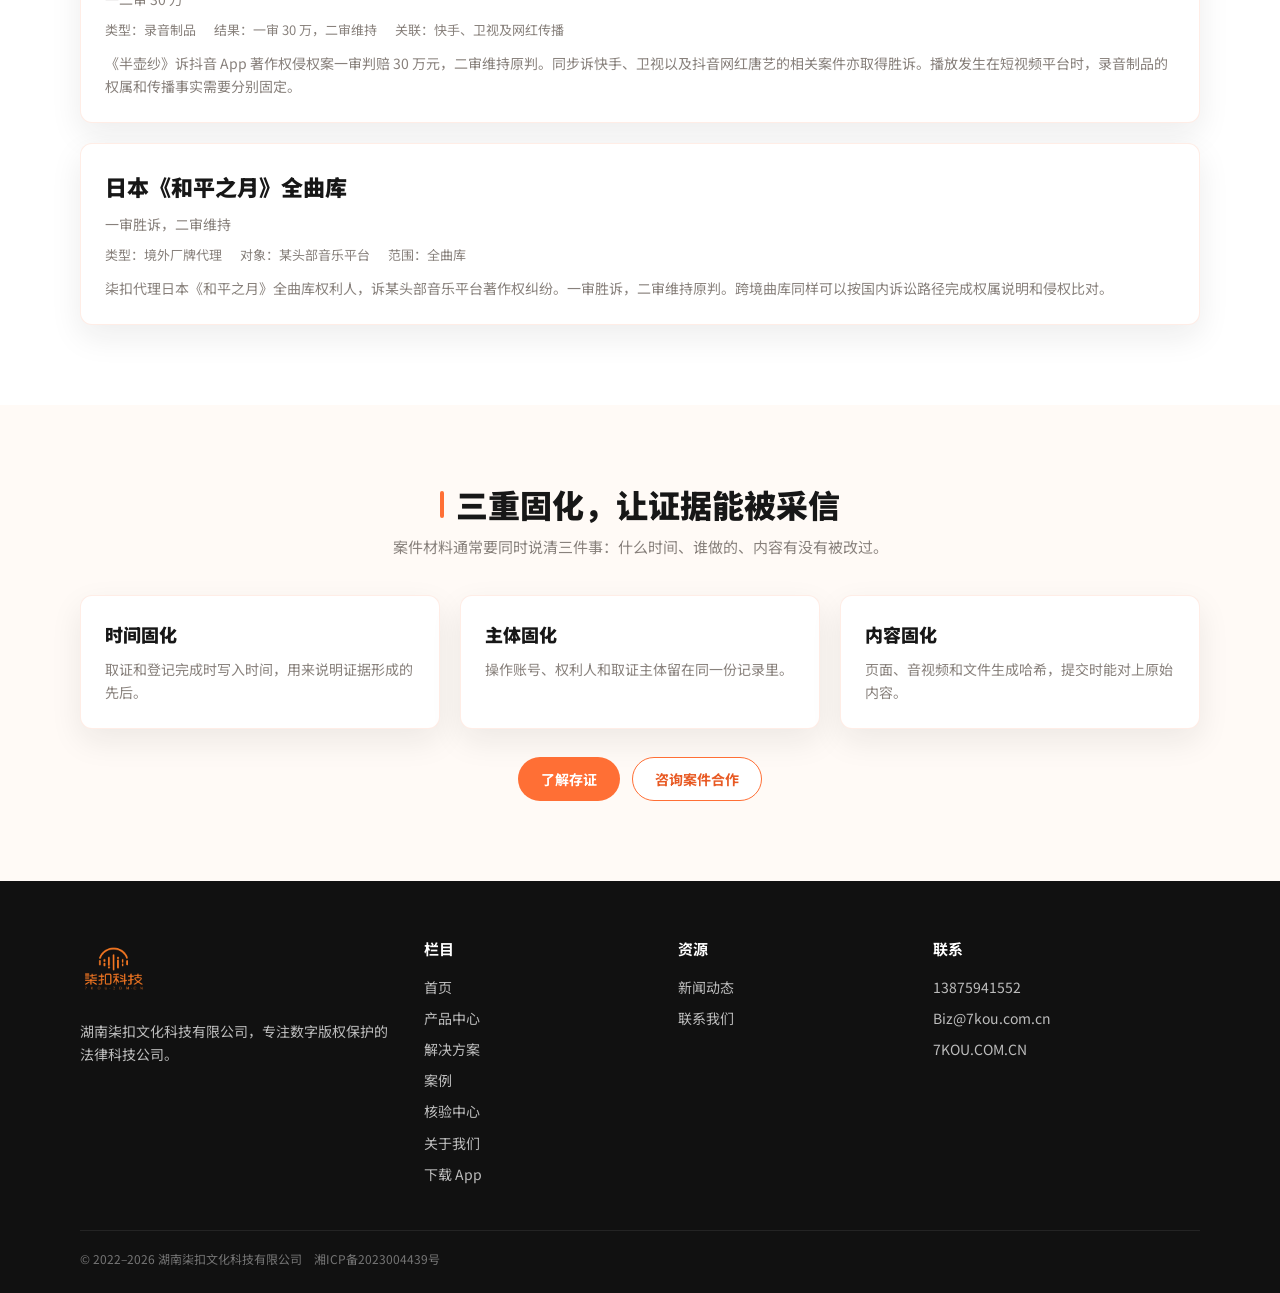
<file: cases.html>
<!DOCTYPE html>
<html lang="zh-CN">
<head>
  <meta charset="UTF-8">
  <meta name="viewport" content="width=device-width, initial-scale=1.0">
  <title>司法案例 · 柒扣科技</title>
  <link rel="stylesheet" href="assets/site.css">
</head>
<body>
  <header class="site-header">
    <div class="wrap header-inner">
      <a class="brand" href="index.html"><img class="brand-logo brand-logo-h" src="assets/logo-h.png" alt="柒扣科技"></a>
      <button class="menu-toggle" type="button" aria-label="打开菜单">☰</button>
      <nav class="nav">
        <a href="index.html">首页</a>
        <a href="products.html">产品中心</a>
        <a href="pc.html">柒扣云证</a>
        <a href="solutions.html">解决方案</a>
        <a class="is-active" href="cases.html">案例</a>
        <a href="download.html#verify">核验中心</a>
        <a href="about.html">关于我们</a>
      </nav>
      <a class="btn btn-primary header-cta" href="download.html">下载 App</a>
    </div>
  </header>

  <section class="hero">
    <div class="wrap">
      <p class="eyebrow">CASE LIBRARY</p>
      <h1>司法案例</h1>
      <p class="lead">下面三起是已经公开的代表性案件。金额、被告和审理结果以公司此前发布的口径为准。</p>
    </div>
  </section>

  <section class="stats">
    <div class="wrap stats-grid">
      <div><b>3 起</b><span>本页重点案件</span></div>
      <div><b>70 万</b><span>《纳西情歌》二审判赔</span></div>
      <div><b>30 万</b><span>《半壶纱》一二审维持</span></div>
      <div><b>80,000+</b><span>立案歌曲</span></div>
    </div>
  </section>

  <section class="section">
    <div class="wrap">
      <div class="section-head">
        <h2 class="section-title is-marked">真实胜诉，证据获法院采信</h2>
        <p class="section-desc">以下三起为已公开的代表性案件。</p>
      </div>
      <div class="cards cards-3">
        <article class="card case-card">
          <img class="case-cover" src="assets/柒扣科技登录界面-13.png" alt="纳西情歌">
          <h3>《纳西情歌》</h3>
          <p class="amount">二审 70 万</p>
          <p>诉宋城演艺、丽江茶马古城著作权侵权案，二审判决赔偿 70 万元。</p>
          <a class="card-link" href="#naxi">查看案件 →</a>
        </article>
        <article class="card case-card">
          <img class="case-cover" src="assets/柒扣科技登录界面-14.png" alt="半壶纱">
          <h3>《半壶纱》</h3>
          <p class="amount">一二审 30 万</p>
          <p>诉抖音录音制品侵权，一审判赔 30 万元，二审维持原判。</p>
          <a class="card-link" href="#banhusha">查看案件 →</a>
        </article>
        <article class="card case-card">
          <img class="case-cover" src="assets/柒扣科技登录界面-15.png" alt="日本和平之月全曲库">
          <h3>日本和平之月全曲库</h3>
          <p class="amount">境外胜诉</p>
          <p>代理境外厂牌，诉某头部音乐平台，一审胜诉、二审维持。</p>
          <a class="card-link" href="#heping">查看案件 →</a>
        </article>
      </div>

      <article class="card case-detail" id="naxi">
        <h3>《纳西情歌》诉宋城演艺、丽江茶马古城</h3>
        <p class="amount">二审 70 万</p>
        <div class="meta-row">
          <span>类型：音乐著作权</span>
          <span>结果：二审判赔 70 万元</span>
          <span>口径：国内单曲商业维权赔偿纪录</span>
        </div>
        <p>柒扣代理《纳西情歌》著作权侵权案，诉宋城演艺、丽江茶马古城。二审判决被告赔偿柒扣科技 70 万元。案件说明：单曲商业使用的权属和侵权事实，可以靠完整证据链被法院采信。</p>
      </article>

      <article class="card case-detail" id="banhusha">
        <h3>《半壶纱》诉抖音等录音制品侵权</h3>
        <p class="amount">一二审 30 万</p>
        <div class="meta-row">
          <span>类型：录音制品</span>
          <span>结果：一审 30 万，二审维持</span>
          <span>关联：快手、卫视及网红传播</span>
        </div>
        <p>《半壶纱》诉抖音 App 著作权侵权案一审判赔 30 万元，二审维持原判。同步诉快手、卫视以及抖音网红唐艺的相关案件亦取得胜诉。播放发生在短视频平台时，录音制品的权属和传播事实需要分别固定。</p>
      </article>

      <article class="card case-detail" id="heping">
        <h3>日本《和平之月》全曲库</h3>
        <p class="amount">一审胜诉，二审维持</p>
        <div class="meta-row">
          <span>类型：境外厂牌代理</span>
          <span>对象：某头部音乐平台</span>
          <span>范围：全曲库</span>
        </div>
        <p>柒扣代理日本《和平之月》全曲库权利人，诉某头部音乐平台著作权纠纷。一审胜诉，二审维持原判。跨境曲库同样可以按国内诉讼路径完成权属说明和侵权比对。</p>
      </article>
    </div>
  </section>

  <section class="section is-soft">
    <div class="wrap">
      <div class="section-head">
        <h2 class="section-title is-marked">三重固化，让证据能被采信</h2>
        <p class="section-desc">案件材料通常要同时说清三件事：什么时间、谁做的、内容有没有被改过。</p>
      </div>
      <div class="cards cards-3">
        <article class="card"><h3>时间固化</h3><p>取证和登记完成时写入时间，用来说明证据形成的先后。</p></article>
        <article class="card"><h3>主体固化</h3><p>操作账号、权利人和取证主体留在同一份记录里。</p></article>
        <article class="card"><h3>内容固化</h3><p>页面、音视频和文件生成哈希，提交时能对上原始内容。</p></article>
      </div>
      <div class="hero-actions">
        <a class="btn btn-primary" href="blockchain.html">了解存证</a>
        <a class="btn btn-ghost" href="about.html#contact">咨询案件合作</a>
      </div>
    </div>
  </section>

  <footer class="site-footer">
    <div class="wrap footer-grid">
      <div>
        <a class="brand" href="index.html"><img class="brand-logo brand-logo-v" src="assets/logo-v.png" alt="柒扣科技"></a>
        <p>湖南柒扣文化科技有限公司，专注数字版权保护的法律科技公司。</p>
      </div>
      <div>
        <h3>栏目</h3>
        <a href="index.html">首页</a>
        <a href="products.html">产品中心</a>
        <a href="solutions.html">解决方案</a>
        <a href="cases.html">案例</a>
        <a href="download.html#verify">核验中心</a>
        <a href="about.html">关于我们</a>
        <a href="download.html">下载 App</a>
      </div>
      <div>
        <h3>资源</h3>
        <a href="news.html">新闻动态</a>
        <a href="about.html#contact">联系我们</a>
      </div>
      <div>
        <h3>联系</h3>
        <p>13875941552</p>
        <p>Biz@7kou.com.cn</p>
        <p>7KOU.COM.CN</p>
      </div>
    </div>
    <div class="wrap footer-bottom">© 2022–2026 湖南柒扣文化科技有限公司　湘ICP备2023004439号</div>
  </footer>
  <script src="assets/site.js"></script>
</body>
</html>
</file>
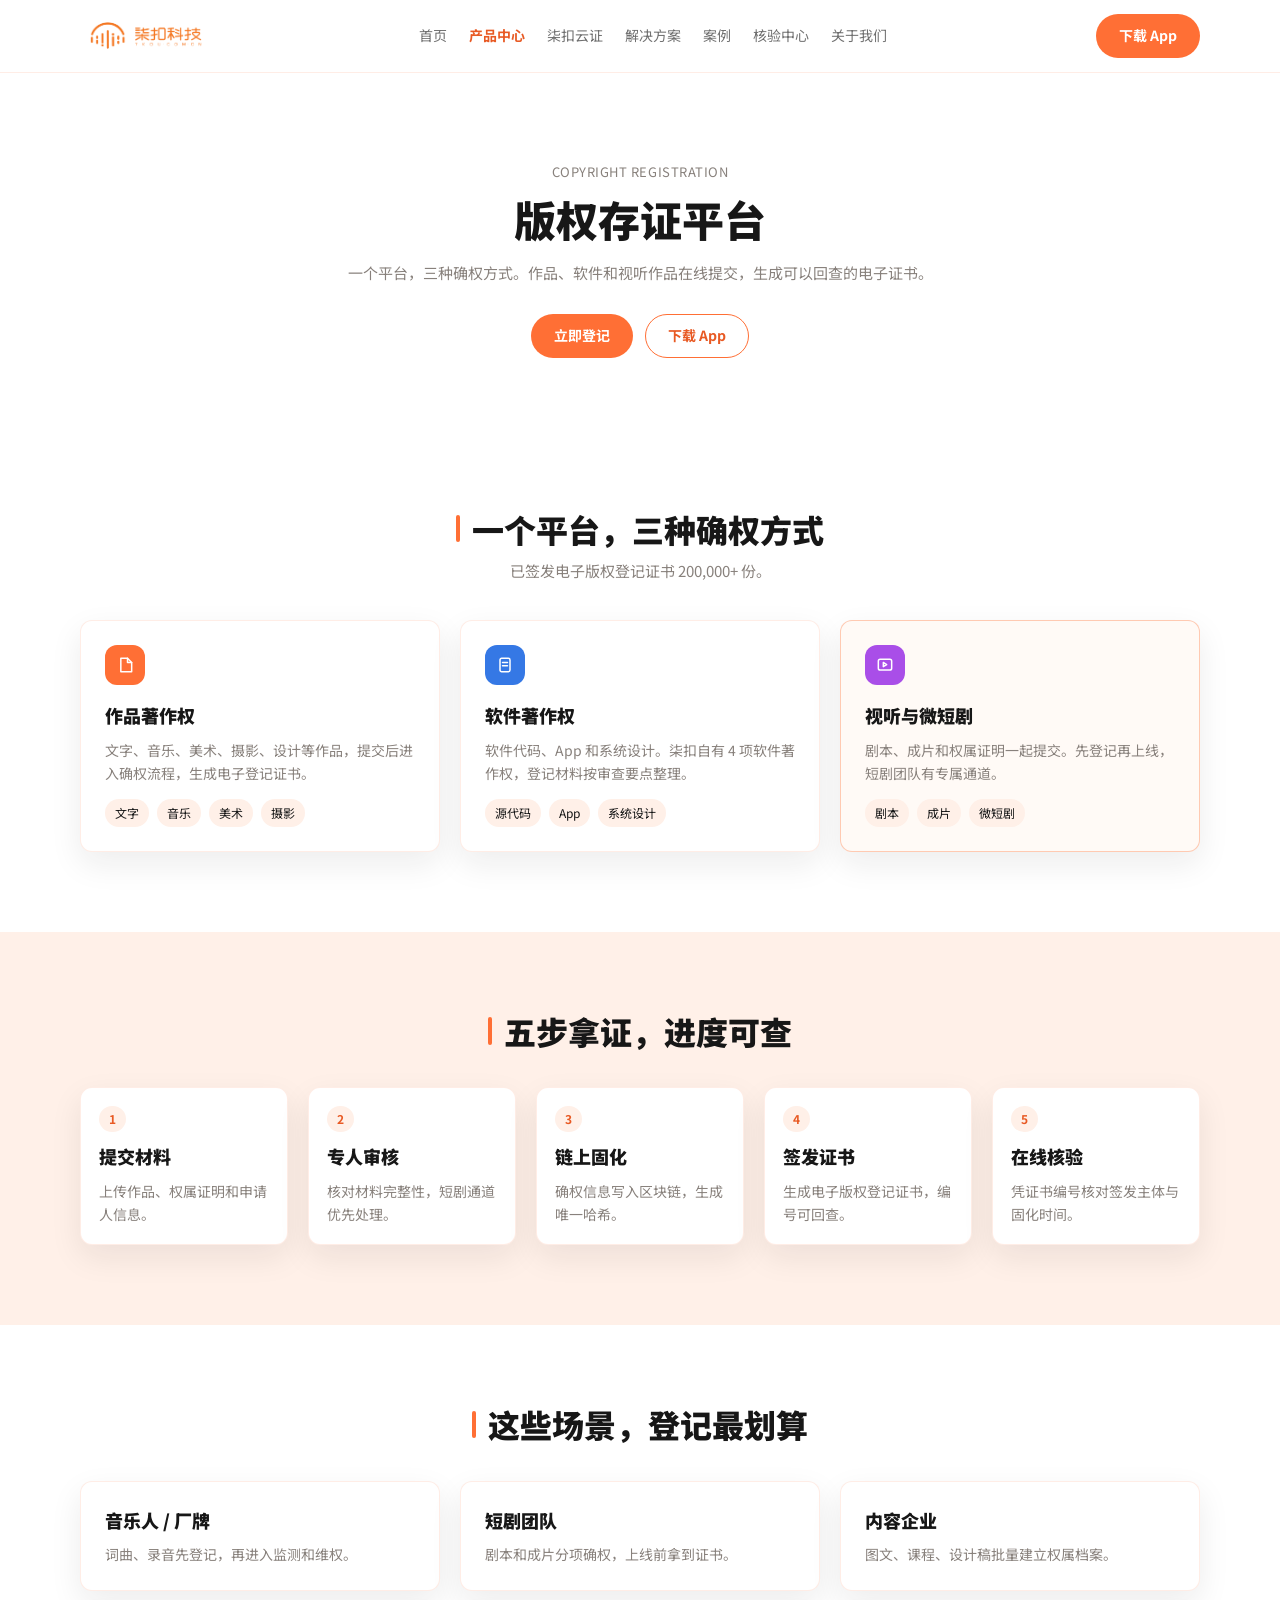
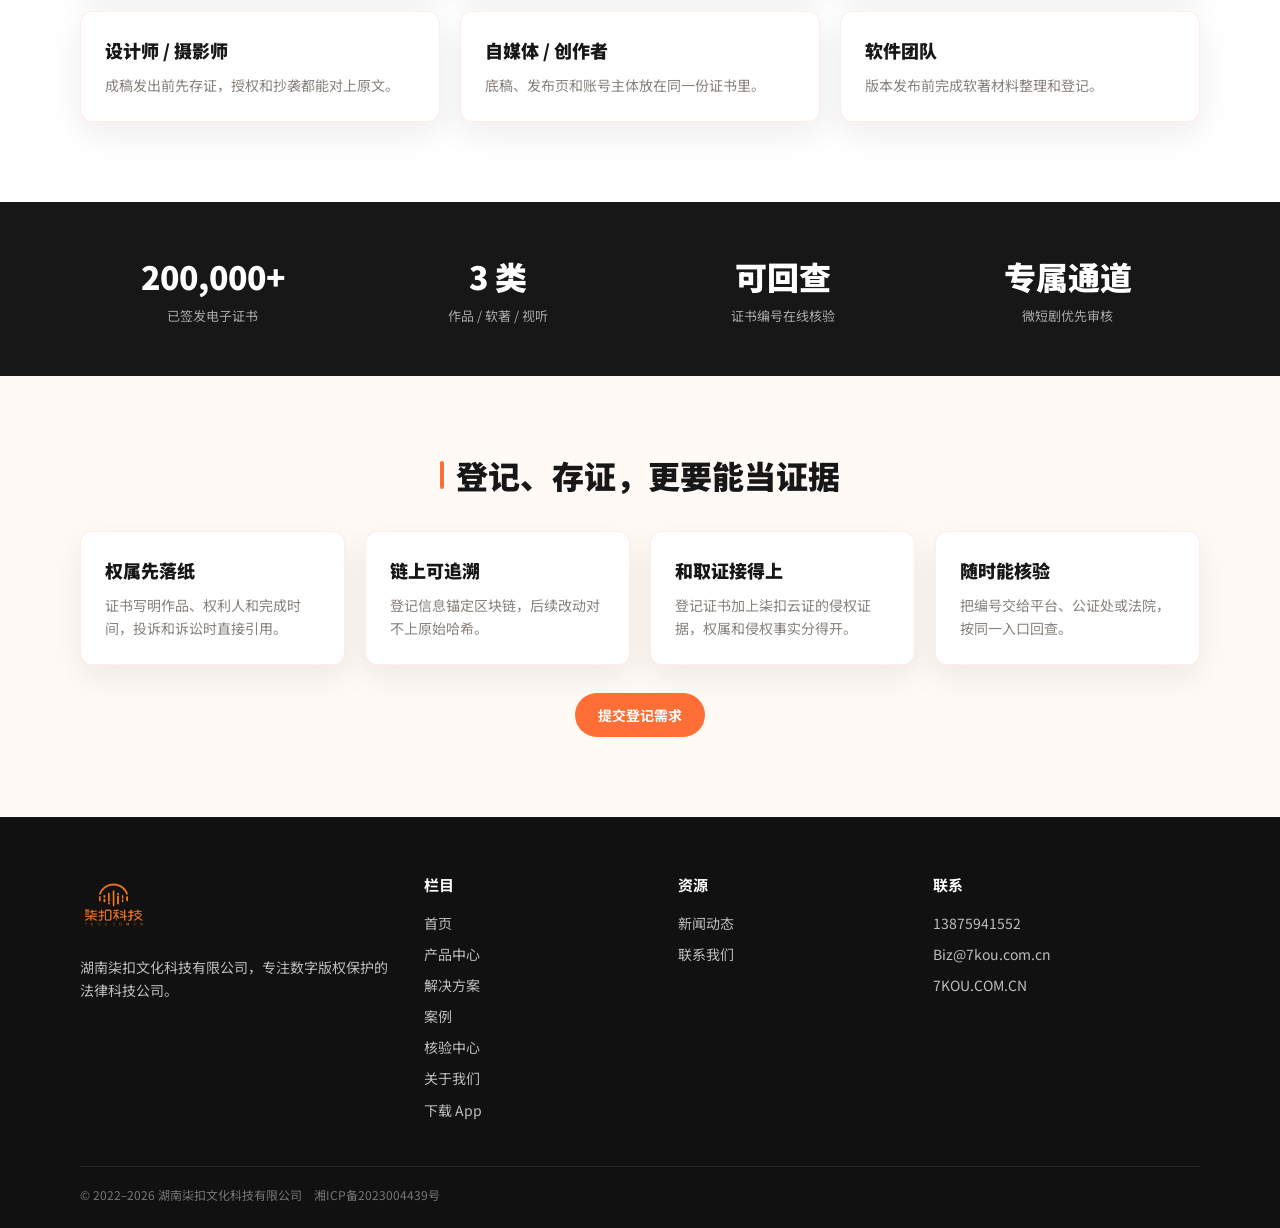
<file: copyright.html>
<!DOCTYPE html>
<html lang="zh-CN">
<head>
  <meta charset="UTF-8">
  <meta name="viewport" content="width=device-width, initial-scale=1.0">
  <title>版权存证平台 · 柒扣科技</title>
  <link rel="stylesheet" href="assets/site.css">
</head>
<body>
  <header class="site-header">
    <div class="wrap header-inner">
      <a class="brand" href="index.html"><img class="brand-logo brand-logo-h" src="assets/logo-h.png" alt="柒扣科技"></a>
      <button class="menu-toggle" type="button" aria-label="打开菜单">☰</button>
      <nav class="nav">
        <a href="index.html">首页</a>
        <a class="is-active" href="products.html">产品中心</a>
        <a href="pc.html">柒扣云证</a>
        <a href="solutions.html">解决方案</a>
        <a href="cases.html">案例</a>
        <a href="download.html#verify">核验中心</a>
        <a href="about.html">关于我们</a>
      </nav>
      <a class="btn btn-primary header-cta" href="download.html">下载 App</a>
    </div>
  </header>

  <section class="hero">
    <div class="wrap">
      <p class="eyebrow">COPYRIGHT REGISTRATION</p>
      <h1>版权存证平台</h1>
      <p class="lead">一个平台，三种确权方式。作品、软件和视听作品在线提交，生成可以回查的电子证书。</p>
      <div class="hero-actions">
        <a class="btn btn-primary" href="about.html#contact">立即登记</a>
        <a class="btn btn-ghost" href="download.html">下载 App</a>
      </div>
    </div>
  </section>

  <section class="section" id="channels">
    <div class="wrap">
      <div class="section-head">
        <h2 class="section-title is-marked">一个平台，三种确权方式</h2>
        <p class="section-desc">已签发电子版权登记证书 200,000+ 份。</p>
      </div>
      <div class="cards cards-3">
        <article class="card">
          <div class="icon-box icon-orange" aria-hidden="true"><svg viewBox="0 0 24 24"><path d="M7 4h8l5 5v11H7z"></path><path d="M15 4v5h5"></path></svg></div>
          <h3>作品著作权</h3>
          <p>文字、音乐、美术、摄影、设计等作品，提交后进入确权流程，生成电子登记证书。</p>
          <div class="chip-row"><span class="chip">文字</span><span class="chip">音乐</span><span class="chip">美术</span><span class="chip">摄影</span></div>
        </article>
        <article class="card">
          <div class="icon-box icon-video" aria-hidden="true"><svg viewBox="0 0 24 24"><rect x="6" y="4" width="12" height="16" rx="2"></rect><path d="M9 9h6M9 13h6"></path></svg></div>
          <h3>软件著作权</h3>
          <p>软件代码、App 和系统设计。柒扣自有 4 项软件著作权，登记材料按审查要点整理。</p>
          <div class="chip-row"><span class="chip">源代码</span><span class="chip">App</span><span class="chip">系统设计</span></div>
        </article>
        <article class="card is-feature">
          <div class="icon-box icon-screen" aria-hidden="true"><svg viewBox="0 0 24 24"><rect x="4" y="5" width="16" height="13" rx="2.2"></rect><path d="m10 9 4 2.5-4 2.5z"></path></svg></div>
          <h3>视听与微短剧</h3>
          <p>剧本、成片和权属证明一起提交。先登记再上线，短剧团队有专属通道。</p>
          <div class="chip-row"><span class="chip">剧本</span><span class="chip">成片</span><span class="chip">微短剧</span></div>
        </article>
      </div>
    </div>
  </section>

  <section class="section is-peach">
    <div class="wrap">
      <div class="section-head">
        <h2 class="section-title is-marked">五步拿证，进度可查</h2>
      </div>
      <div class="cards cards-5">
        <article class="card"><span class="pill">1</span><h3>提交材料</h3><p>上传作品、权属证明和申请人信息。</p></article>
        <article class="card"><span class="pill">2</span><h3>专人审核</h3><p>核对材料完整性，短剧通道优先处理。</p></article>
        <article class="card"><span class="pill">3</span><h3>链上固化</h3><p>确权信息写入区块链，生成唯一哈希。</p></article>
        <article class="card"><span class="pill">4</span><h3>签发证书</h3><p>生成电子版权登记证书，编号可回查。</p></article>
        <article class="card"><span class="pill">5</span><h3>在线核验</h3><p>凭证书编号核对签发主体与固化时间。</p></article>
      </div>
    </div>
  </section>

  <section class="section">
    <div class="wrap">
      <div class="section-head">
        <h2 class="section-title is-marked">这些场景，登记最划算</h2>
      </div>
      <div class="cards cards-3">
        <article class="card"><h3>音乐人 / 厂牌</h3><p>词曲、录音先登记，再进入监测和维权。</p></article>
        <article class="card"><h3>短剧团队</h3><p>剧本和成片分项确权，上线前拿到证书。</p></article>
        <article class="card"><h3>内容企业</h3><p>图文、课程、设计稿批量建立权属档案。</p></article>
        <article class="card"><h3>设计师 / 摄影师</h3><p>成稿发出前先存证，授权和抄袭都能对上原文。</p></article>
        <article class="card"><h3>自媒体 / 创作者</h3><p>底稿、发布页和账号主体放在同一份证书里。</p></article>
        <article class="card"><h3>软件团队</h3><p>版本发布前完成软著材料整理和登记。</p></article>
      </div>
    </div>
  </section>

  <section class="stats">
    <div class="wrap stats-grid">
      <div><b>200,000+</b><span>已签发电子证书</span></div>
      <div><b>3 类</b><span>作品 / 软著 / 视听</span></div>
      <div><b>可回查</b><span>证书编号在线核验</span></div>
      <div><b>专属通道</b><span>微短剧优先审核</span></div>
    </div>
  </section>

  <section class="section is-soft">
    <div class="wrap">
      <div class="section-head">
        <h2 class="section-title is-marked">登记、存证，更要能当证据</h2>
      </div>
      <div class="cards cards-4">
        <article class="card"><h3>权属先落纸</h3><p>证书写明作品、权利人和完成时间，投诉和诉讼时直接引用。</p></article>
        <article class="card"><h3>链上可追溯</h3><p>登记信息锚定区块链，后续改动对不上原始哈希。</p></article>
        <article class="card"><h3>和取证接得上</h3><p>登记证书加上柒扣云证的侵权证据，权属和侵权事实分得开。</p></article>
        <article class="card"><h3>随时能核验</h3><p>把编号交给平台、公证处或法院，按同一入口回查。</p></article>
      </div>
      <div class="hero-actions"><a class="btn btn-primary" href="about.html#contact">提交登记需求</a></div>
    </div>
  </section>

  <footer class="site-footer">
    <div class="wrap footer-grid">
      <div>
        <a class="brand" href="index.html"><img class="brand-logo brand-logo-v" src="assets/logo-v.png" alt="柒扣科技"></a>
        <p>湖南柒扣文化科技有限公司，专注数字版权保护的法律科技公司。</p>
      </div>
      <div>
        <h3>栏目</h3>
        <a href="index.html">首页</a>
        <a href="products.html">产品中心</a>
        <a href="solutions.html">解决方案</a>
        <a href="cases.html">案例</a>
        <a href="download.html#verify">核验中心</a>
        <a href="about.html">关于我们</a>
        <a href="download.html">下载 App</a>
      </div>
      <div>
        <h3>资源</h3>
        <a href="news.html">新闻动态</a>
        <a href="about.html#contact">联系我们</a>
      </div>
      <div>
        <h3>联系</h3>
        <p>13875941552</p>
        <p>Biz@7kou.com.cn</p>
        <p>7KOU.COM.CN</p>
      </div>
    </div>
    <div class="wrap footer-bottom">© 2022–2026 湖南柒扣文化科技有限公司　湘ICP备2023004439号</div>
  </footer>
  <script src="assets/site.js"></script>
</body>
</html>
</file>
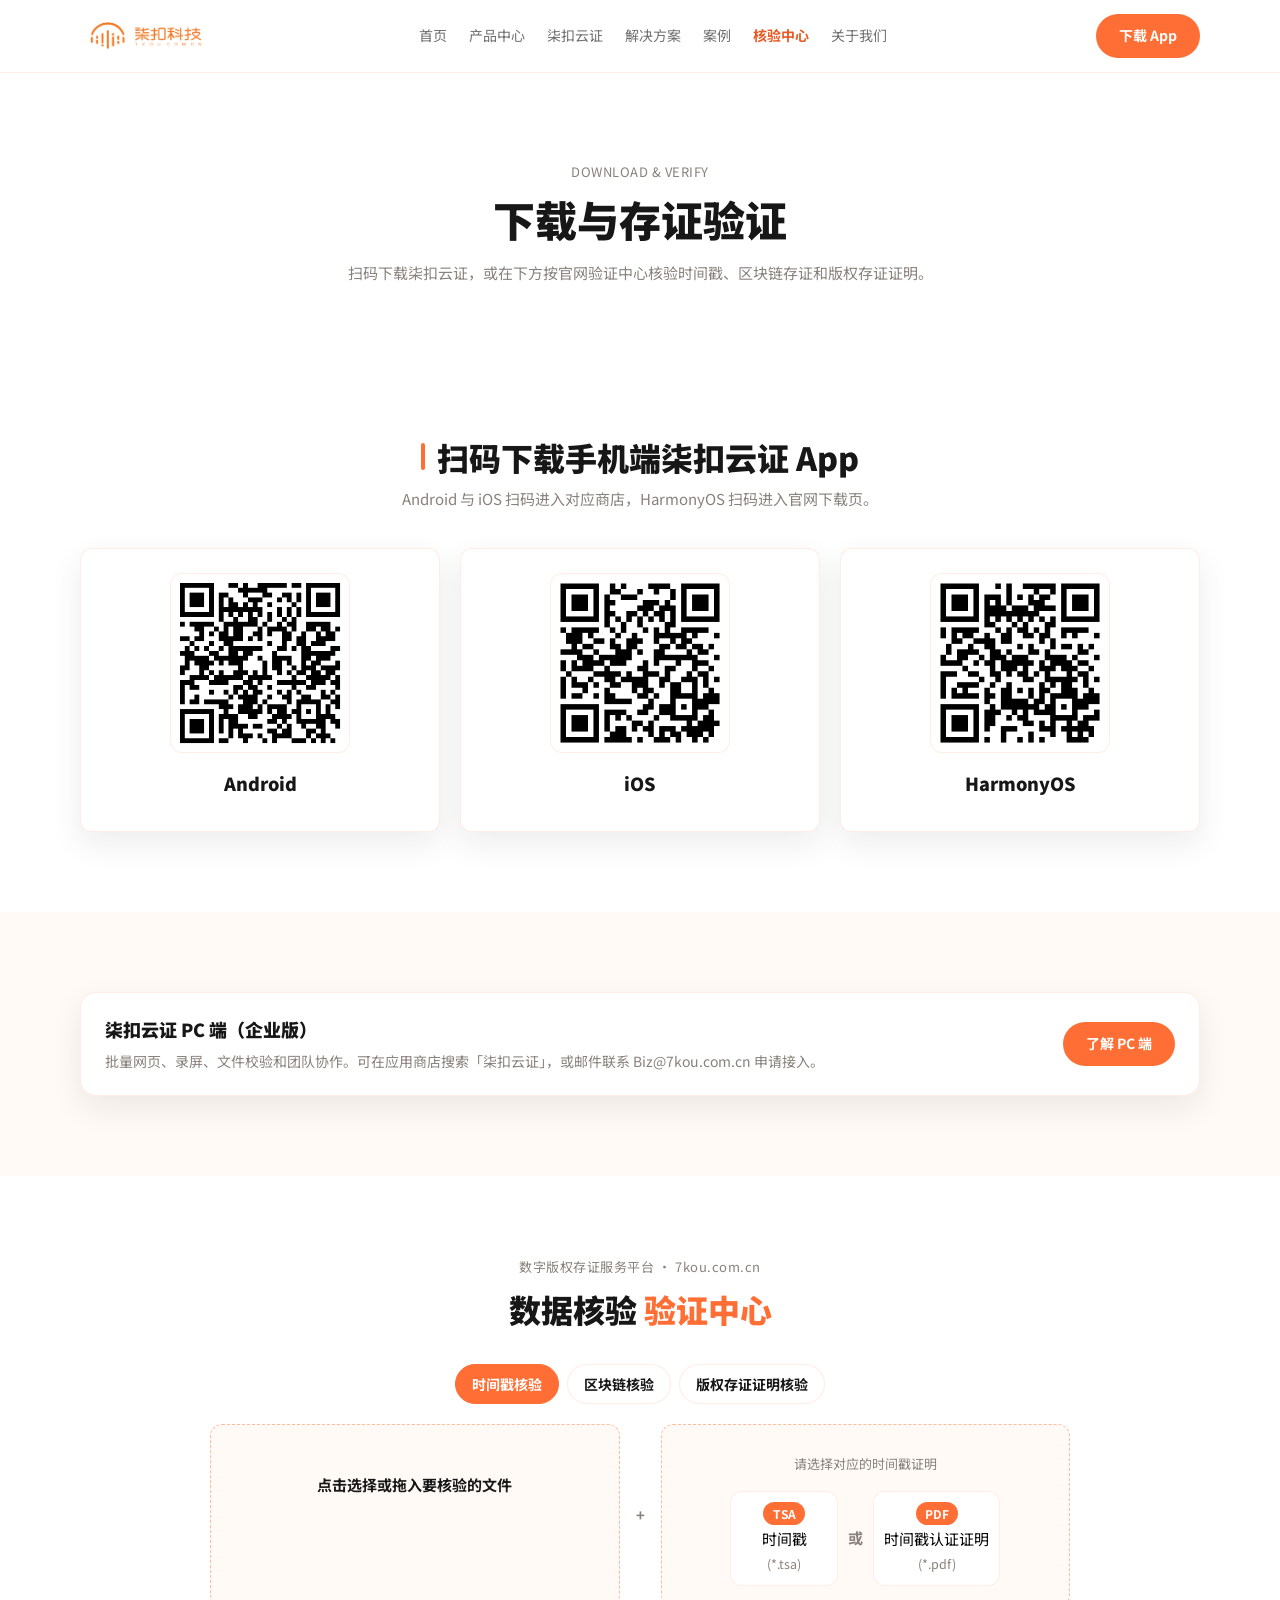
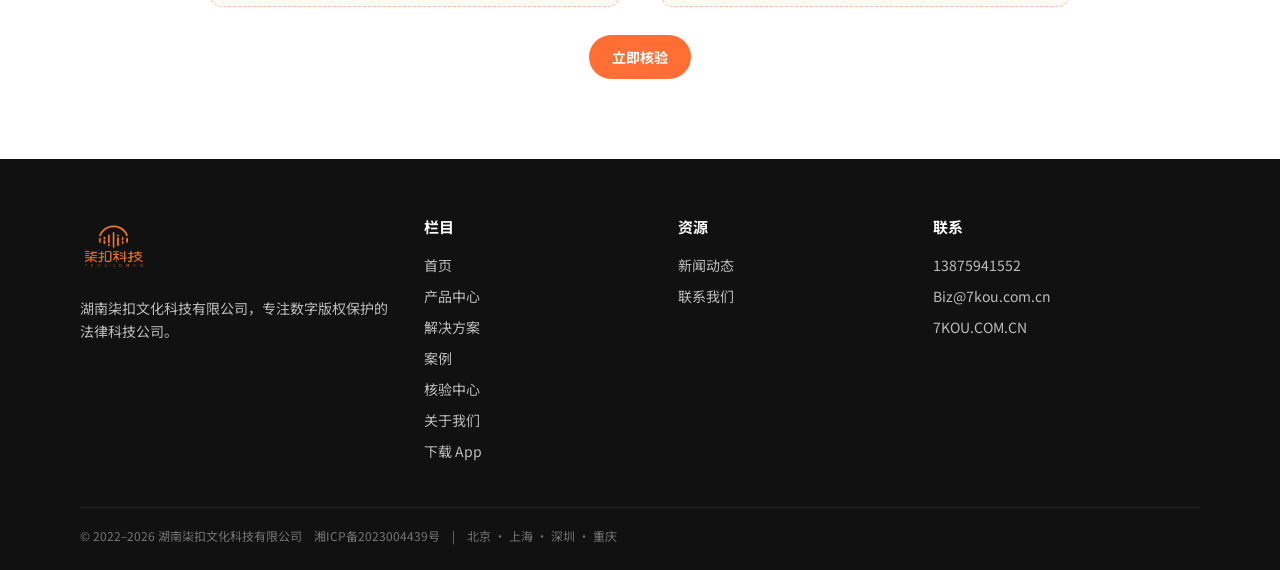
<file: download.html>
<!DOCTYPE html>
<html lang="zh-CN">
<head>
  <meta charset="UTF-8">
  <meta name="viewport" content="width=device-width, initial-scale=1.0">
  <title>下载与存证验证 · 柒扣科技</title>
  <link rel="stylesheet" href="assets/site.css?v=navqr3">
</head>
<body>
  <header class="site-header">
    <div class="wrap header-inner">
      <a class="brand" href="index.html"><img class="brand-logo brand-logo-h" src="assets/logo-h.png" alt="柒扣科技"></a>
      <button class="menu-toggle" type="button" aria-label="打开菜单">☰</button>
      <nav class="nav">
        <a href="index.html">首页</a>
        <a href="products.html">产品中心</a>
        <a href="pc.html">柒扣云证</a>
        <a href="solutions.html">解决方案</a>
        <a href="cases.html">案例</a>
        <a class="is-active" href="download.html#verify">核验中心</a>
        <a href="about.html">关于我们</a>
      </nav>
      <a class="btn btn-primary header-cta" href="download.html">下载 App</a>
    </div>
  </header>

  <section class="hero">
    <div class="wrap">
      <p class="eyebrow">DOWNLOAD &amp; VERIFY</p>
      <h1>下载与存证验证</h1>
      <p class="lead">扫码下载柒扣云证，或在下方按官网验证中心核验时间戳、区块链存证和版权存证证明。</p>
    </div>
  </section>

  <section class="section" id="download-app">
    <div class="wrap">
      <div class="section-head">
        <h2 class="section-title is-marked">扫码下载手机端柒扣云证 App</h2>
        <p class="section-desc">Android 与 iOS 扫码进入对应商店，HarmonyOS 扫码进入官网下载页。</p>
      </div>
      <div class="cards cards-3 download-qrs" id="download-qr">
        <article class="card download-qr-card">
          <img class="download-qr" src="assets/qr-android.png" alt="Android 下载二维码">
          <h3>Android</h3>
        </article>
        <article class="card download-qr-card">
          <img class="download-qr" src="assets/qr-ios.png" alt="iOS 下载二维码">
          <h3>iOS</h3>
        </article>
        <article class="card download-qr-card">
          <img class="download-qr" src="assets/qr-harmony.png" alt="HarmonyOS 下载二维码">
          <h3>HarmonyOS</h3>
        </article>
      </div>
    </div>
  </section>

  <section class="section is-soft">
    <div class="wrap banner-row">
      <div>
        <h3>柒扣云证 PC 端（企业版）</h3>
        <p>批量网页、录屏、文件校验和团队协作。可在应用商店搜索「柒扣云证」，或邮件联系 Biz@7kou.com.cn 申请接入。</p>
      </div>
      <a class="btn btn-primary" href="pc.html">了解 PC 端</a>
    </div>
  </section>

  <section class="section" id="verify">
    <div class="wrap verify-center" data-verify-center>
      <div class="section-head">
        <p class="eyebrow">数字版权存证服务平台 · 7kou.com.cn</p>
        <h2 class="section-title">数据核验 <em>验证中心</em></h2>
      </div>
      <div class="verify-tabs" role="tablist">
        <button type="button" class="is-active" data-tab="tsa" role="tab" aria-selected="true">时间戳核验</button>
        <button type="button" data-tab="chain" role="tab" aria-selected="false">区块链核验</button>
        <button type="button" data-tab="copyright" role="tab" aria-selected="false">版权存证证明核验</button>
      </div>
      <label class="reference-row" data-reference hidden>
        <span>证明编号</span>
        <input type="text" maxlength="1024" placeholder="存在多条存证时，补充证明编号" autocomplete="off">
      </label>

      <div class="verify-sheet" data-panel="tsa">
        <div class="tsa-row">
          <div class="drop-card" data-drop="origin">
            <input type="file" hidden data-file="origin">
            <p class="drop-text">点击选择或拖入要核验的文件</p>
          </div>
          <span class="plus-mark" aria-hidden="true">+</span>
          <div class="drop-card stamp-card">
            <p class="stamp-title">请选择对应的时间戳证明</p>
            <div class="stamp-options">
              <button type="button" class="stamp-option" data-pick="stamp-tsa">
                <span class="stamp-badge">TSA</span>
                <span>时间戳</span>
                <small>(*.tsa)</small>
              </button>
              <span class="stamp-or">或</span>
              <button type="button" class="stamp-option" data-pick="stamp-pdf">
                <span class="stamp-badge">PDF</span>
                <span>时间戳认证证明</span>
                <small>(*.pdf)</small>
              </button>
            </div>
            <input type="file" hidden accept=".tsa,.TSA" data-file="stamp-tsa">
            <input type="file" hidden accept=".pdf,.PDF,application/pdf" data-file="stamp-pdf">
          </div>
        </div>
        <button type="button" class="btn btn-primary verify-submit" data-submit="tsa">立即核验</button>
      </div>

      <div class="verify-sheet" data-panel="chain" hidden>
        <div class="drop-card" data-drop="chain">
          <input type="file" hidden data-file="chain">
          <p class="drop-text">点击或将文件拖拽到此处</p>
          <p class="drop-sub">系统将计算文件 Hash，并与链上存证数据比对</p>
        </div>
        <p class="stamp-or">或</p>
        <label class="chain-hash-row">
          <span>电子证据 SHA256 值</span>
          <input type="text" data-chain-hash placeholder="请输入 64 位电子证据 SHA256 值" autocomplete="off">
        </label>
        <button type="button" class="btn btn-primary verify-submit" data-submit="chain">立即核验</button>
      </div>

      <div class="verify-sheet" data-panel="copyright" hidden>
        <div class="drop-card" data-drop="copyright">
          <input type="file" hidden accept=".pdf,.PDF,application/pdf" data-file="copyright">
          <p class="drop-text">点击选择或拖入需要验证的版权存证证明</p>
          <p class="drop-sub">仅支持 PDF 格式的文件</p>
        </div>
        <button type="button" class="btn btn-primary verify-submit" data-submit="copyright">立即核验</button>
      </div>

      <p class="verification-progress" data-progress hidden></p>
      <p class="verification-error" data-error hidden role="alert"></p>
      <section class="result-panel" data-result hidden aria-live="polite"></section>
    </div>
  </section>

  <footer class="site-footer">
    <div class="wrap footer-grid">
      <div>
        <a class="brand" href="index.html"><img class="brand-logo brand-logo-v" src="assets/logo-v.png" alt="柒扣科技"></a>
        <p>湖南柒扣文化科技有限公司，专注数字版权保护的法律科技公司。</p>
      </div>
      <div>
        <h3>栏目</h3>
        <a href="index.html">首页</a>
        <a href="products.html">产品中心</a>
        <a href="solutions.html">解决方案</a>
        <a href="cases.html">案例</a>
        <a href="download.html#verify">核验中心</a>
        <a href="about.html">关于我们</a>
        <a href="download.html">下载 App</a>
      </div>
      <div>
        <h3>资源</h3>
        <a href="news.html">新闻动态</a>
        <a href="about.html#contact">联系我们</a>
      </div>
      <div>
        <h3>联系</h3>
        <p>13875941552</p>
        <p>Biz@7kou.com.cn</p>
        <p>7KOU.COM.CN</p>
      </div>
    </div>
    <div class="wrap footer-bottom">© 2022–2026 湖南柒扣文化科技有限公司　湘ICP备2023004439号　|　北京 · 上海 · 深圳 · 重庆</div>
  </footer>
  <script src="assets/site.js"></script>
</body>
</html>
</file>
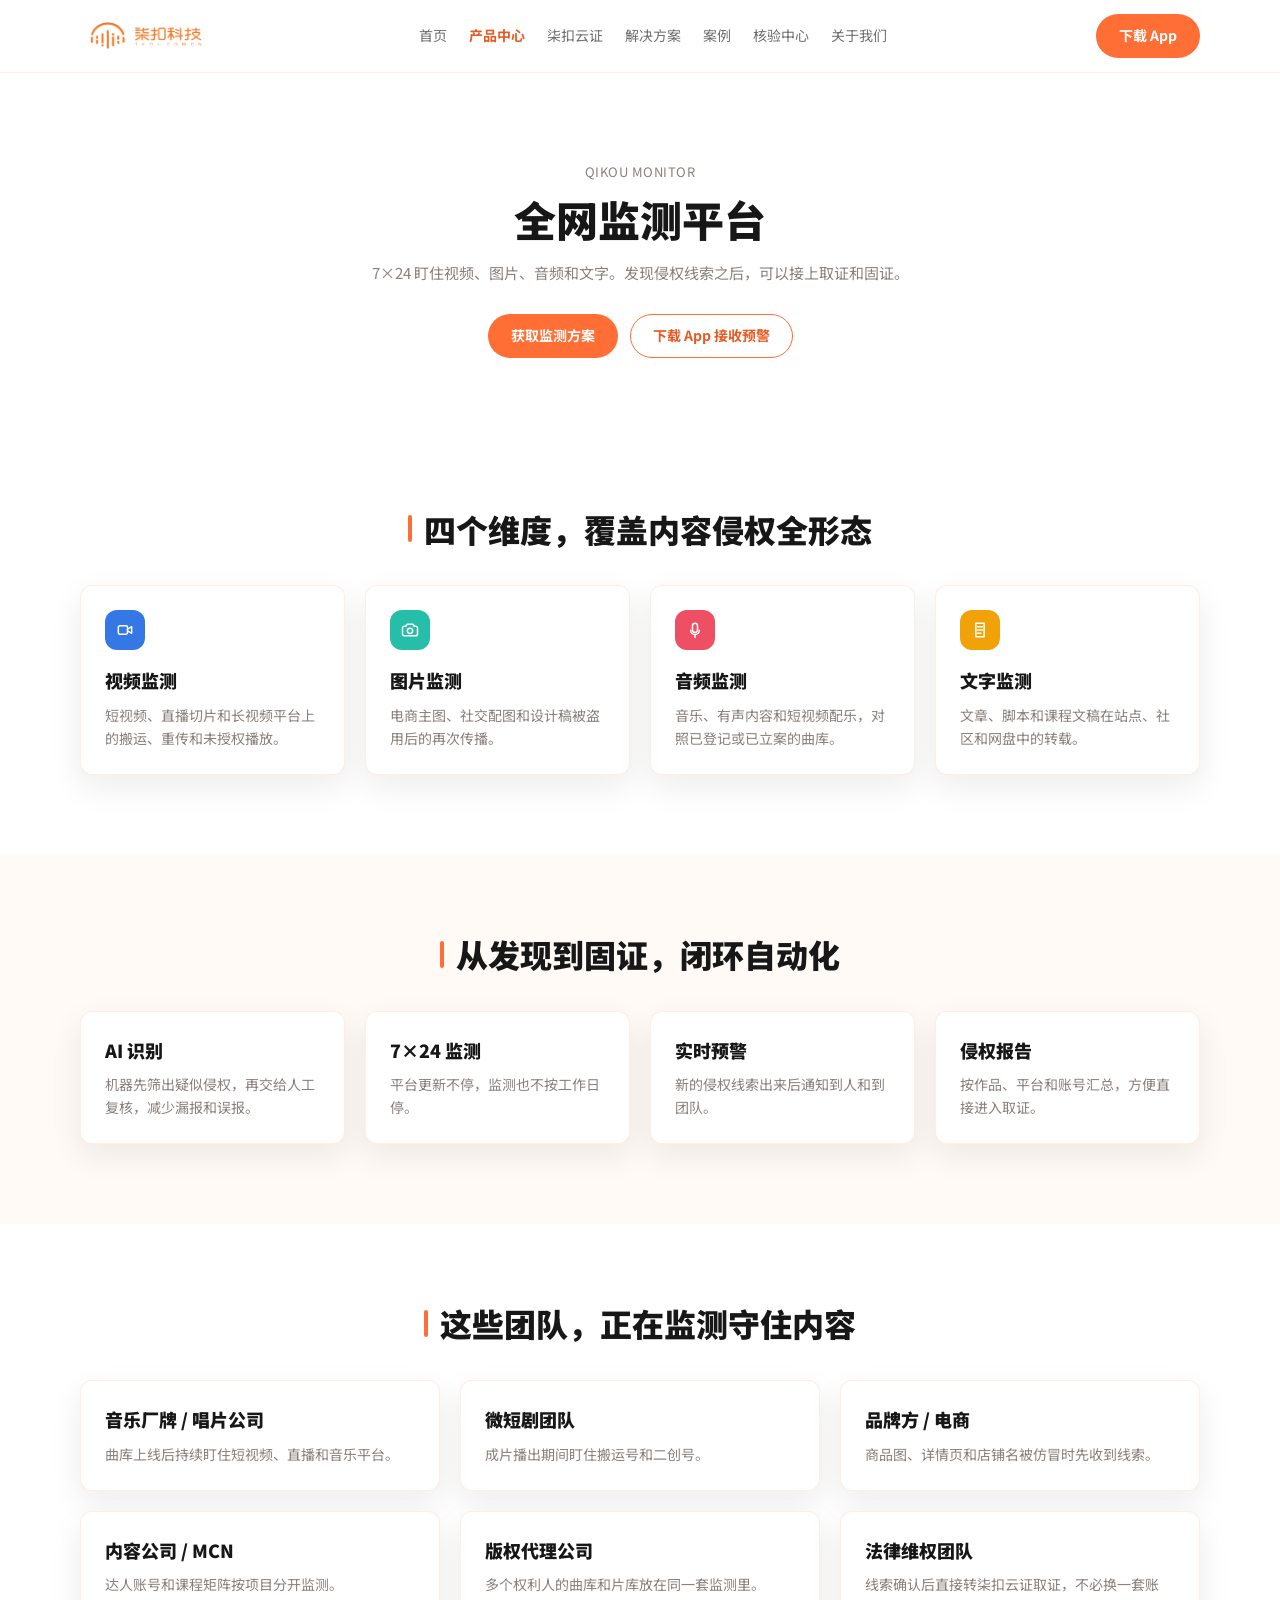
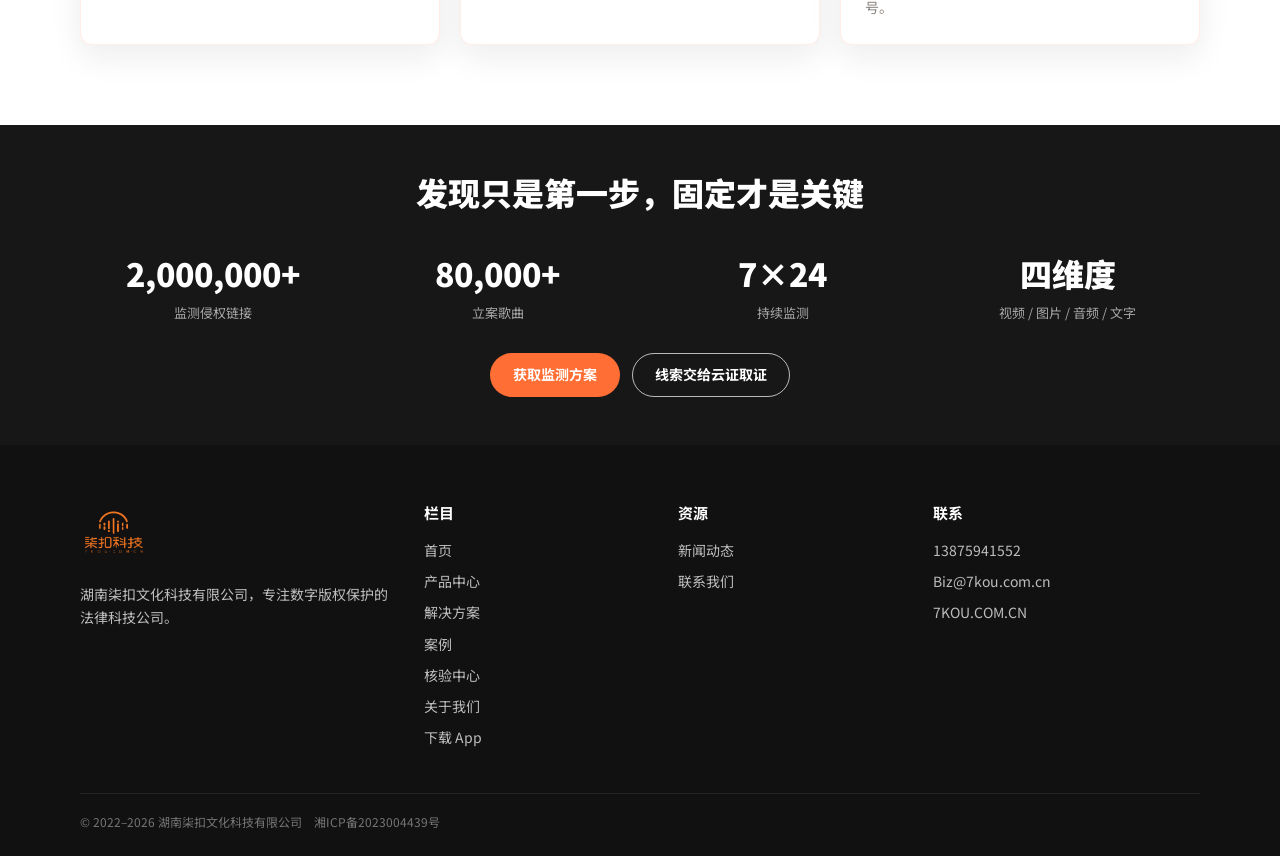
<file: monitor.html>
<!DOCTYPE html>
<html lang="zh-CN">
<head>
  <meta charset="UTF-8">
  <meta name="viewport" content="width=device-width, initial-scale=1.0">
  <title>全网监测平台 · 柒扣科技</title>
  <link rel="stylesheet" href="assets/site.css">
</head>
<body>
  <header class="site-header">
    <div class="wrap header-inner">
      <a class="brand" href="index.html"><img class="brand-logo brand-logo-h" src="assets/logo-h.png" alt="柒扣科技"></a>
      <button class="menu-toggle" type="button" aria-label="打开菜单">☰</button>
      <nav class="nav">
        <a href="index.html">首页</a>
        <a class="is-active" href="products.html">产品中心</a>
        <a href="pc.html">柒扣云证</a>
        <a href="solutions.html">解决方案</a>
        <a href="cases.html">案例</a>
        <a href="download.html#verify">核验中心</a>
        <a href="about.html">关于我们</a>
      </nav>
      <a class="btn btn-primary header-cta" href="download.html">下载 App</a>
    </div>
  </header>

  <section class="hero">
    <div class="wrap">
      <p class="eyebrow">QIKOU MONITOR</p>
      <h1>全网监测平台</h1>
      <p class="lead">7×24 盯住视频、图片、音频和文字。发现侵权线索之后，可以接上取证和固证。</p>
      <div class="hero-actions">
        <a class="btn btn-primary" href="about.html#contact">获取监测方案</a>
        <a class="btn btn-ghost" href="download.html">下载 App 接收预警</a>
      </div>
    </div>
  </section>

  <section class="section">
    <div class="wrap">
      <div class="section-head">
        <h2 class="section-title is-marked">四个维度，覆盖内容侵权全形态</h2>
      </div>
      <div class="cards cards-4">
        <article class="card">
          <div class="icon-box icon-video" aria-hidden="true"><svg viewBox="0 0 24 24"><rect x="4" y="7" width="11" height="10" rx="2"></rect><path d="m15 11 5-3v8l-5-3"></path></svg></div>
          <h3>视频监测</h3>
          <p>短视频、直播切片和长视频平台上的搬运、重传和未授权播放。</p>
        </article>
        <article class="card">
          <div class="icon-box icon-photo" aria-hidden="true"><svg viewBox="0 0 24 24"><path d="M7 7.5 8.6 5h6.8L17 7.5h1.8A2.2 2.2 0 0 1 21 9.7v7.1a2.2 2.2 0 0 1-2.2 2.2H5.2A2.2 2.2 0 0 1 3 16.8V9.7a2.2 2.2 0 0 1 2.2-2.2z"></path><circle cx="12" cy="13" r="3.2"></circle></svg></div>
          <h3>图片监测</h3>
          <p>电商主图、社交配图和设计稿被盗用后的再次传播。</p>
        </article>
        <article class="card">
          <div class="icon-box icon-audio" aria-hidden="true"><svg viewBox="0 0 24 24"><rect x="9" y="4" width="6" height="11" rx="3"></rect><path d="M6.8 12.2a5.2 5.2 0 0 0 10.4 0"></path><path d="M12 17.4V21"></path></svg></div>
          <h3>音频监测</h3>
          <p>音乐、有声内容和短视频配乐，对照已登记或已立案的曲库。</p>
        </article>
        <article class="card">
          <div class="icon-box icon-web" aria-hidden="true"><svg viewBox="0 0 24 24"><path d="M7 4h10v16H7z"></path><path d="M9 8h6M9 12h6M9 16h4"></path></svg></div>
          <h3>文字监测</h3>
          <p>文章、脚本和课程文稿在站点、社区和网盘中的转载。</p>
        </article>
      </div>
    </div>
  </section>

  <section class="section is-soft">
    <div class="wrap">
      <div class="section-head">
        <h2 class="section-title is-marked">从发现到固证，闭环自动化</h2>
      </div>
      <div class="cards cards-4">
        <article class="card"><h3>AI 识别</h3><p>机器先筛出疑似侵权，再交给人工复核，减少漏报和误报。</p></article>
        <article class="card"><h3>7×24 监测</h3><p>平台更新不停，监测也不按工作日停。</p></article>
        <article class="card"><h3>实时预警</h3><p>新的侵权线索出来后通知到人和到团队。</p></article>
        <article class="card"><h3>侵权报告</h3><p>按作品、平台和账号汇总，方便直接进入取证。</p></article>
      </div>
    </div>
  </section>

  <section class="section">
    <div class="wrap">
      <div class="section-head">
        <h2 class="section-title is-marked">这些团队，正在监测守住内容</h2>
      </div>
      <div class="cards cards-3">
        <article class="card"><h3>音乐厂牌 / 唱片公司</h3><p>曲库上线后持续盯住短视频、直播和音乐平台。</p></article>
        <article class="card"><h3>微短剧团队</h3><p>成片播出期间盯住搬运号和二创号。</p></article>
        <article class="card"><h3>品牌方 / 电商</h3><p>商品图、详情页和店铺名被仿冒时先收到线索。</p></article>
        <article class="card"><h3>内容公司 / MCN</h3><p>达人账号和课程矩阵按项目分开监测。</p></article>
        <article class="card"><h3>版权代理公司</h3><p>多个权利人的曲库和片库放在同一套监测里。</p></article>
        <article class="card"><h3>法律维权团队</h3><p>线索确认后直接转柒扣云证取证，不必换一套账号。</p></article>
      </div>
    </div>
  </section>

  <section class="stats">
    <div class="wrap">
      <div class="section-head">
        <h2 class="section-title" style="color:#fff">发现只是第一步，固定才是关键</h2>
      </div>
      <div class="stats-grid">
        <div><b>2,000,000+</b><span>监测侵权链接</span></div>
        <div><b>80,000+</b><span>立案歌曲</span></div>
        <div><b>7×24</b><span>持续监测</span></div>
        <div><b>四维度</b><span>视频 / 图片 / 音频 / 文字</span></div>
      </div>
      <div class="cta-actions">
        <a class="btn btn-primary" href="about.html#contact">获取监测方案</a>
        <a class="btn btn-on-dark" href="app.html">线索交给云证取证</a>
      </div>
    </div>
  </section>

  <footer class="site-footer">
    <div class="wrap footer-grid">
      <div>
        <a class="brand" href="index.html"><img class="brand-logo brand-logo-v" src="assets/logo-v.png" alt="柒扣科技"></a>
        <p>湖南柒扣文化科技有限公司，专注数字版权保护的法律科技公司。</p>
      </div>
      <div>
        <h3>栏目</h3>
        <a href="index.html">首页</a>
        <a href="products.html">产品中心</a>
        <a href="solutions.html">解决方案</a>
        <a href="cases.html">案例</a>
        <a href="download.html#verify">核验中心</a>
        <a href="about.html">关于我们</a>
        <a href="download.html">下载 App</a>
      </div>
      <div>
        <h3>资源</h3>
        <a href="news.html">新闻动态</a>
        <a href="about.html#contact">联系我们</a>
      </div>
      <div>
        <h3>联系</h3>
        <p>13875941552</p>
        <p>Biz@7kou.com.cn</p>
        <p>7KOU.COM.CN</p>
      </div>
    </div>
    <div class="wrap footer-bottom">© 2022–2026 湖南柒扣文化科技有限公司　湘ICP备2023004439号</div>
  </footer>
  <script src="assets/site.js"></script>
</body>
</html>
</file>
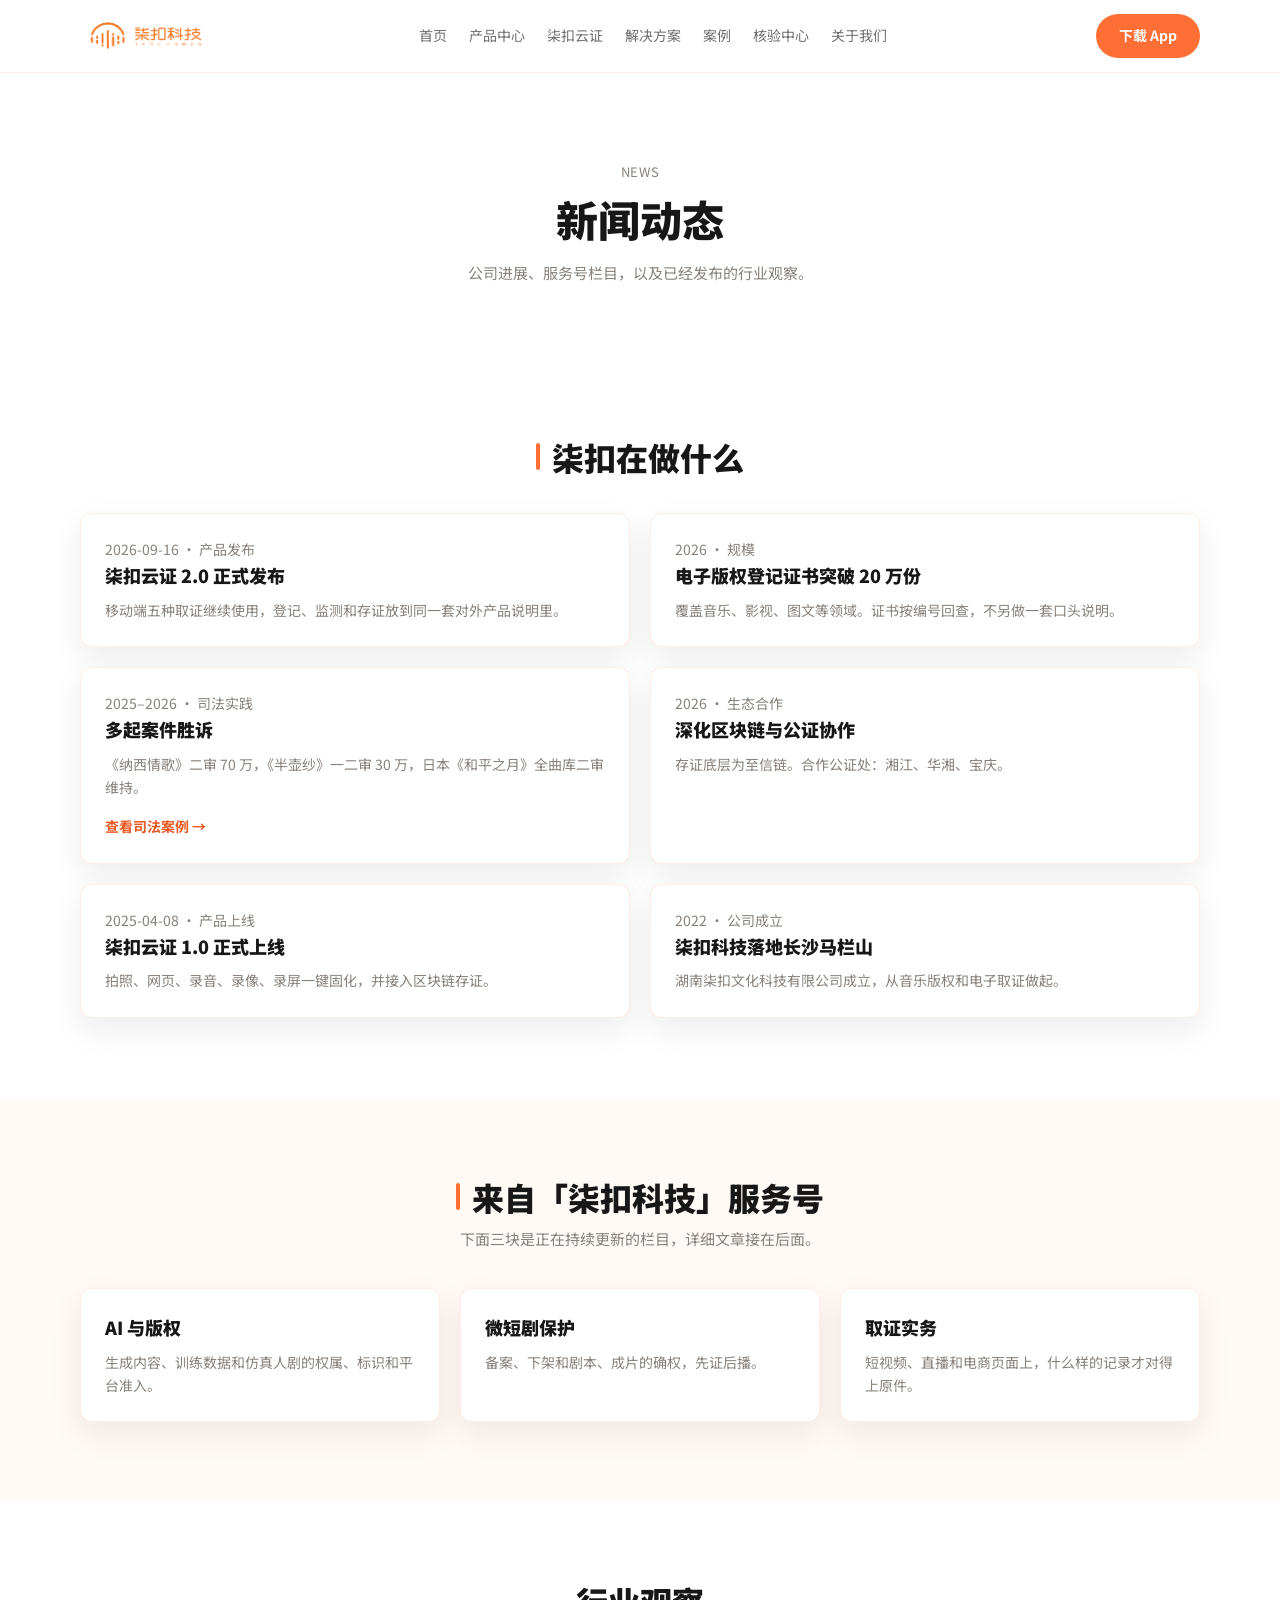
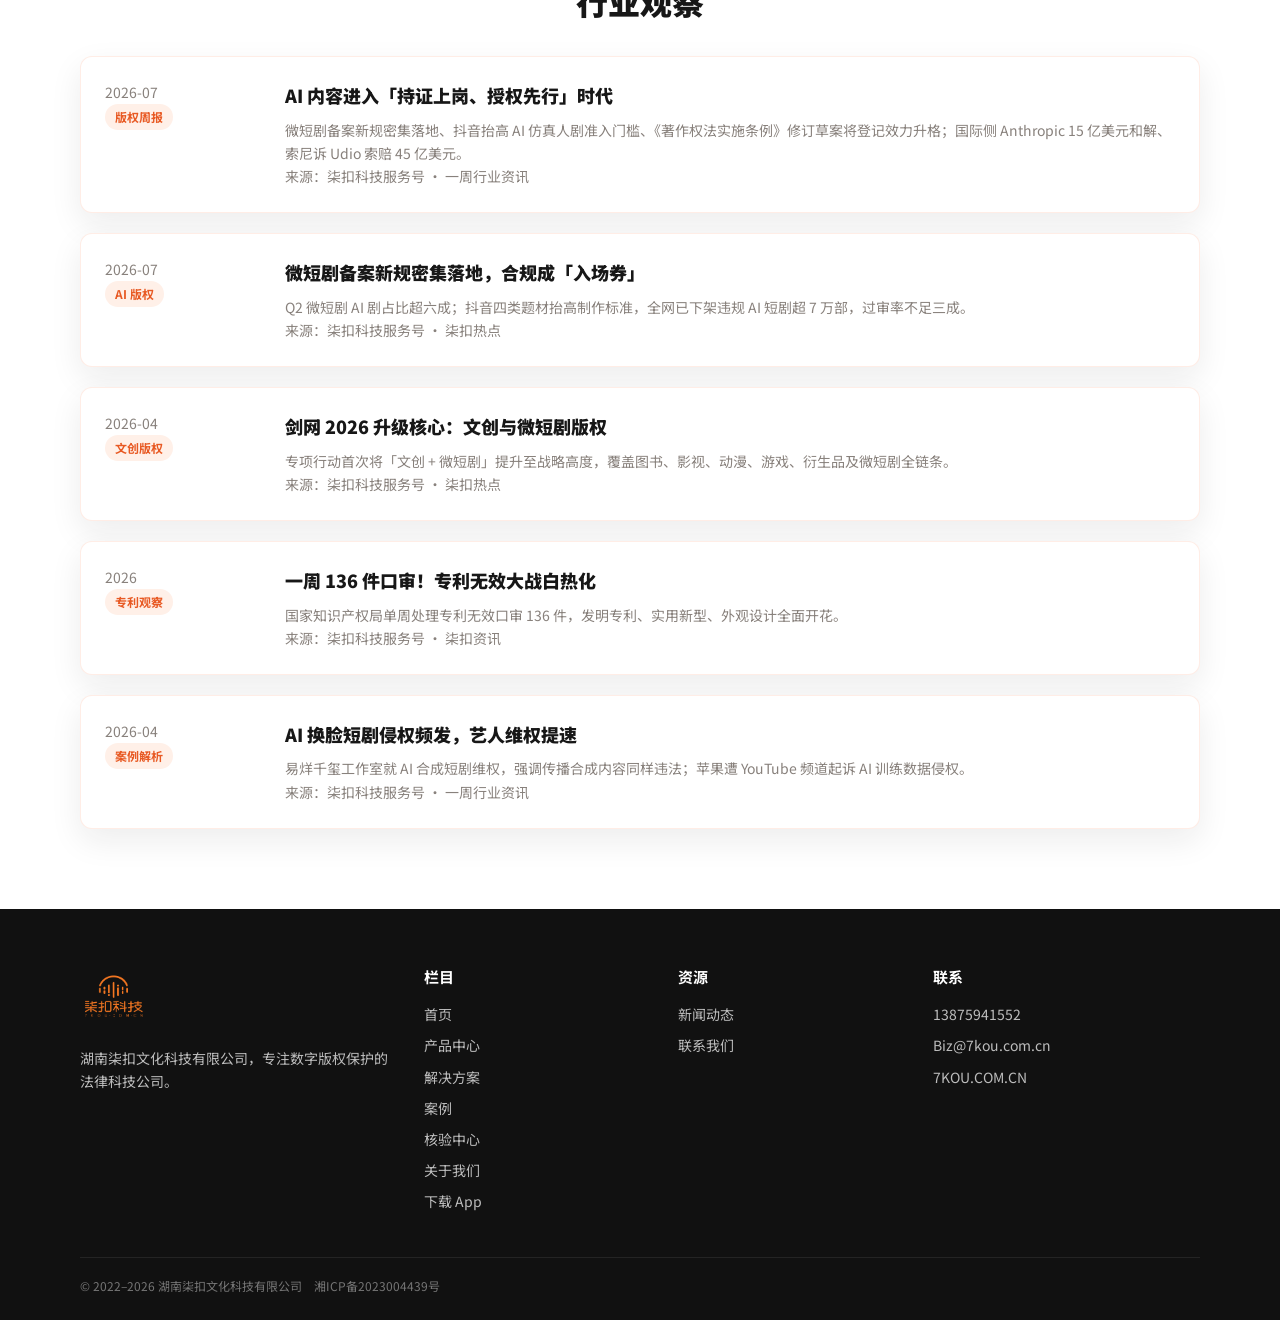
<file: news.html>
<!DOCTYPE html>
<html lang="zh-CN">
<head>
  <meta charset="UTF-8">
  <meta name="viewport" content="width=device-width, initial-scale=1.0">
  <title>新闻动态 · 柒扣科技</title>
  <link rel="stylesheet" href="assets/site.css">
</head>
<body>
  <header class="site-header">
    <div class="wrap header-inner">
      <a class="brand" href="index.html"><img class="brand-logo brand-logo-h" src="assets/logo-h.png" alt="柒扣科技"></a>
      <button class="menu-toggle" type="button" aria-label="打开菜单">☰</button>
      <nav class="nav">
        <a href="index.html">首页</a>
        <a href="products.html">产品中心</a>
        <a href="pc.html">柒扣云证</a>
        <a href="solutions.html">解决方案</a>
        <a href="cases.html">案例</a>
        <a href="download.html#verify">核验中心</a>
        <a href="about.html">关于我们</a>
      </nav>
      <a class="btn btn-primary header-cta" href="download.html">下载 App</a>
    </div>
  </header>

  <section class="hero">
    <div class="wrap">
      <p class="eyebrow">NEWS</p>
      <h1>新闻动态</h1>
      <p class="lead">公司进展、服务号栏目，以及已经发布的行业观察。</p>
    </div>
  </section>

  <section class="section">
    <div class="wrap">
      <div class="section-head">
        <h2 class="section-title is-marked">柒扣在做什么</h2>
      </div>
      <div class="cards cards-2">
        <article class="card">
          <p class="news-meta">2026-09-16 · 产品发布</p>
          <h3>柒扣云证 2.0 正式发布</h3>
          <p>移动端五种取证继续使用，登记、监测和存证放到同一套对外产品说明里。</p>
        </article>
        <article class="card">
          <p class="news-meta">2026 · 规模</p>
          <h3>电子版权登记证书突破 20 万份</h3>
          <p>覆盖音乐、影视、图文等领域。证书按编号回查，不另做一套口头说明。</p>
        </article>
        <article class="card">
          <p class="news-meta">2025–2026 · 司法实践</p>
          <h3>多起案件胜诉</h3>
          <p>《纳西情歌》二审 70 万，《半壶纱》一二审 30 万，日本《和平之月》全曲库二审维持。</p>
          <a class="card-link" href="cases.html">查看司法案例 →</a>
        </article>
        <article class="card">
          <p class="news-meta">2026 · 生态合作</p>
          <h3>深化区块链与公证协作</h3>
          <p>存证底层为至信链。合作公证处：湘江、华湘、宝庆。</p>
        </article>
        <article class="card">
          <p class="news-meta">2025-04-08 · 产品上线</p>
          <h3>柒扣云证 1.0 正式上线</h3>
          <p>拍照、网页、录音、录像、录屏一键固化，并接入区块链存证。</p>
        </article>
        <article class="card">
          <p class="news-meta">2022 · 公司成立</p>
          <h3>柒扣科技落地长沙马栏山</h3>
          <p>湖南柒扣文化科技有限公司成立，从音乐版权和电子取证做起。</p>
        </article>
      </div>
    </div>
  </section>

  <section class="section is-soft">
    <div class="wrap">
      <div class="section-head">
        <h2 class="section-title is-marked">来自「柒扣科技」服务号</h2>
        <p class="section-desc">下面三块是正在持续更新的栏目，详细文章接在后面。</p>
      </div>
      <div class="cards cards-3">
        <article class="card"><h3>AI 与版权</h3><p>生成内容、训练数据和仿真人剧的权属、标识和平台准入。</p></article>
        <article class="card"><h3>微短剧保护</h3><p>备案、下架和剧本、成片的确权，先证后播。</p></article>
        <article class="card"><h3>取证实务</h3><p>短视频、直播和电商页面上，什么样的记录才对得上原件。</p></article>
      </div>
    </div>
  </section>

  <section class="section">
    <div class="wrap">
      <div class="section-head">
        <h2 class="section-title">行业观察</h2>
      </div>
      <div class="cards" style="grid-template-columns:1fr">
        <article class="card news-card">
          <div class="news-meta"><p>2026-07</p><span class="pill">版权周报</span></div>
          <div>
            <h3>AI 内容进入「持证上岗、授权先行」时代</h3>
            <p>微短剧备案新规密集落地、抖音抬高 AI 仿真人剧准入门槛、《著作权法实施条例》修订草案将登记效力升格；国际侧 Anthropic 15 亿美元和解、索尼诉 Udio 索赔 45 亿美元。</p>
            <p class="news-source">来源：柒扣科技服务号 · 一周行业资讯</p>
          </div>
        </article>
        <article class="card news-card">
          <div class="news-meta"><p>2026-07</p><span class="pill">AI 版权</span></div>
          <div>
            <h3>微短剧备案新规密集落地，合规成「入场券」</h3>
            <p>Q2 微短剧 AI 剧占比超六成；抖音四类题材抬高制作标准，全网已下架违规 AI 短剧超 7 万部，过审率不足三成。</p>
            <p class="news-source">来源：柒扣科技服务号 · 柒扣热点</p>
          </div>
        </article>
        <article class="card news-card">
          <div class="news-meta"><p>2026-04</p><span class="pill">文创版权</span></div>
          <div>
            <h3>剑网 2026 升级核心：文创与微短剧版权</h3>
            <p>专项行动首次将「文创 + 微短剧」提升至战略高度，覆盖图书、影视、动漫、游戏、衍生品及微短剧全链条。</p>
            <p class="news-source">来源：柒扣科技服务号 · 柒扣热点</p>
          </div>
        </article>
        <article class="card news-card">
          <div class="news-meta"><p>2026</p><span class="pill">专利观察</span></div>
          <div>
            <h3>一周 136 件口审！专利无效大战白热化</h3>
            <p>国家知识产权局单周处理专利无效口审 136 件，发明专利、实用新型、外观设计全面开花。</p>
            <p class="news-source">来源：柒扣科技服务号 · 柒扣资讯</p>
          </div>
        </article>
        <article class="card news-card">
          <div class="news-meta"><p>2026-04</p><span class="pill">案例解析</span></div>
          <div>
            <h3>AI 换脸短剧侵权频发，艺人维权提速</h3>
            <p>易烊千玺工作室就 AI 合成短剧维权，强调传播合成内容同样违法；苹果遭 YouTube 频道起诉 AI 训练数据侵权。</p>
            <p class="news-source">来源：柒扣科技服务号 · 一周行业资讯</p>
          </div>
        </article>
      </div>
    </div>
  </section>

  <footer class="site-footer">
    <div class="wrap footer-grid">
      <div>
        <a class="brand" href="index.html"><img class="brand-logo brand-logo-v" src="assets/logo-v.png" alt="柒扣科技"></a>
        <p>湖南柒扣文化科技有限公司，专注数字版权保护的法律科技公司。</p>
      </div>
      <div>
        <h3>栏目</h3>
        <a href="index.html">首页</a>
        <a href="products.html">产品中心</a>
        <a href="solutions.html">解决方案</a>
        <a href="cases.html">案例</a>
        <a href="download.html#verify">核验中心</a>
        <a href="about.html">关于我们</a>
        <a href="download.html">下载 App</a>
      </div>
      <div>
        <h3>资源</h3>
        <a href="news.html">新闻动态</a>
        <a href="about.html#contact">联系我们</a>
      </div>
      <div>
        <h3>联系</h3>
        <p>13875941552</p>
        <p>Biz@7kou.com.cn</p>
        <p>7KOU.COM.CN</p>
      </div>
    </div>
    <div class="wrap footer-bottom">© 2022–2026 湖南柒扣文化科技有限公司　湘ICP备2023004439号</div>
  </footer>
  <script src="assets/site.js"></script>
</body>
</html>
</file>
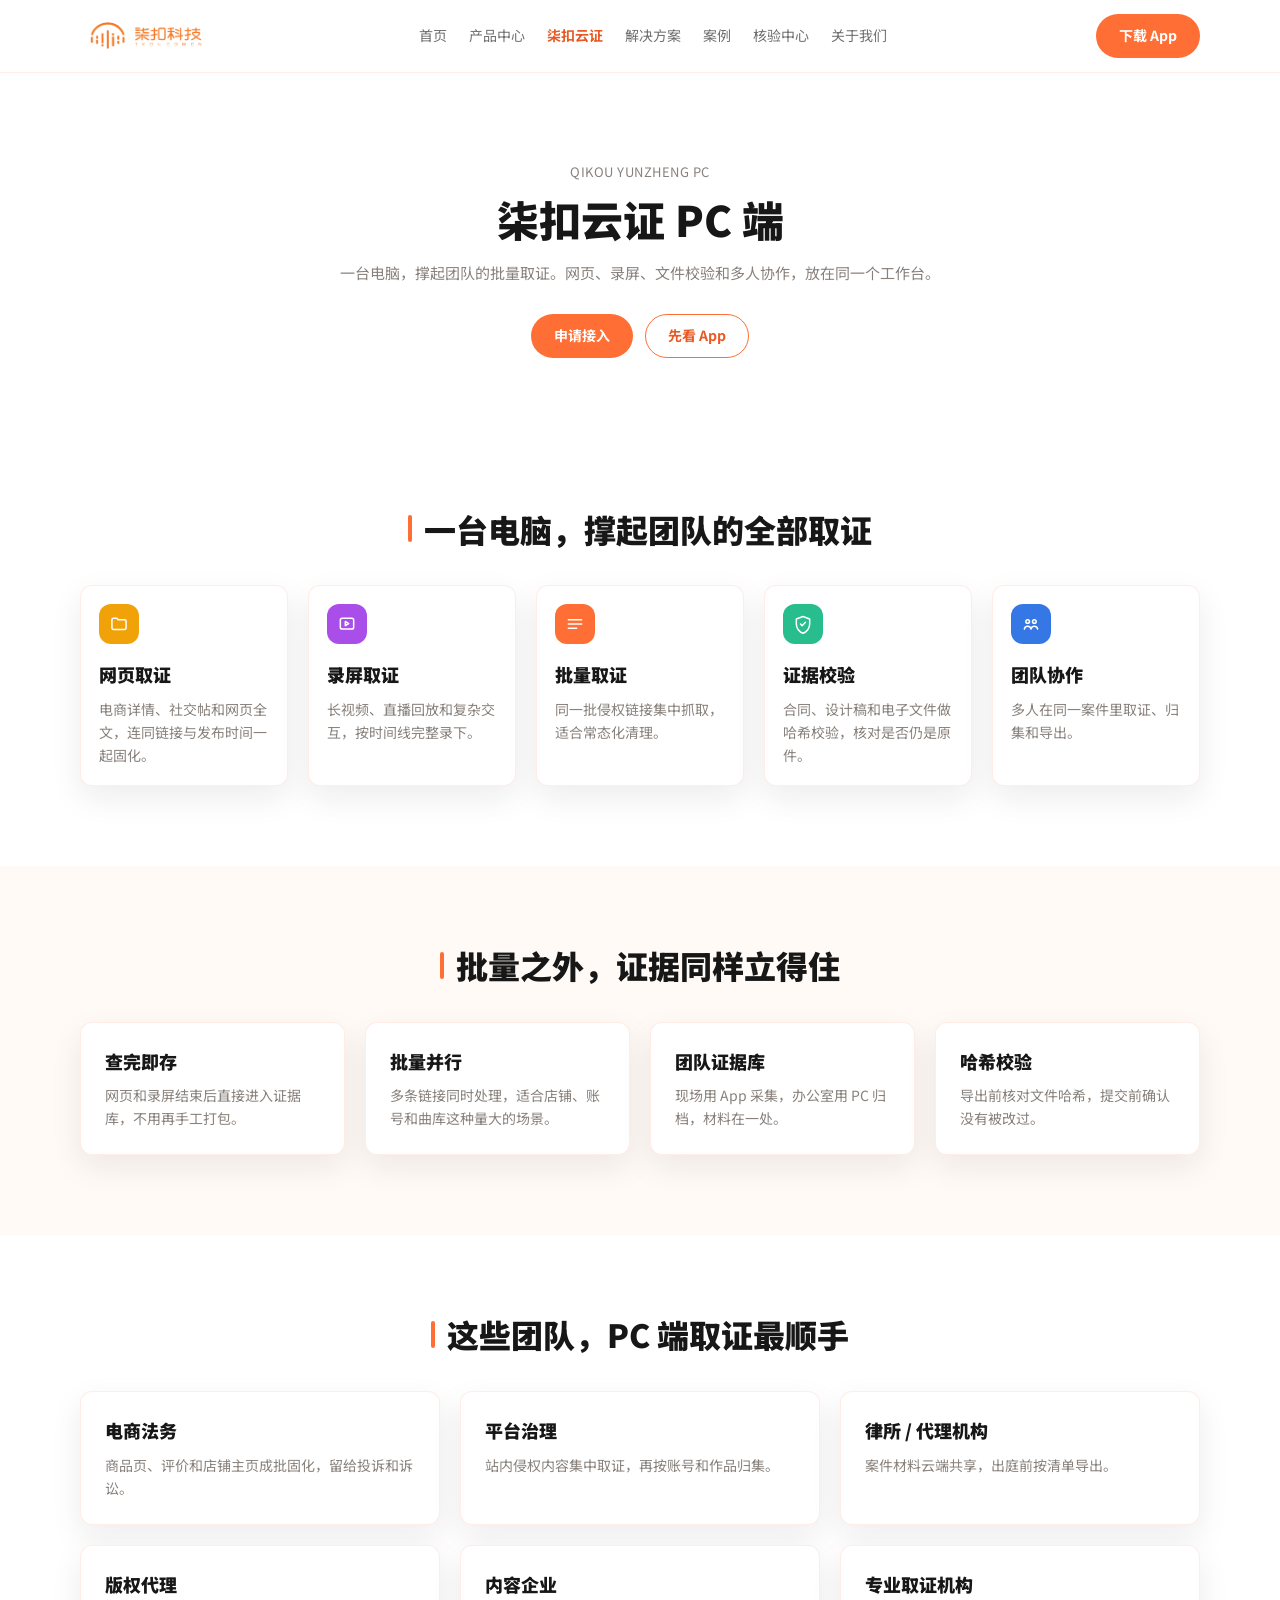
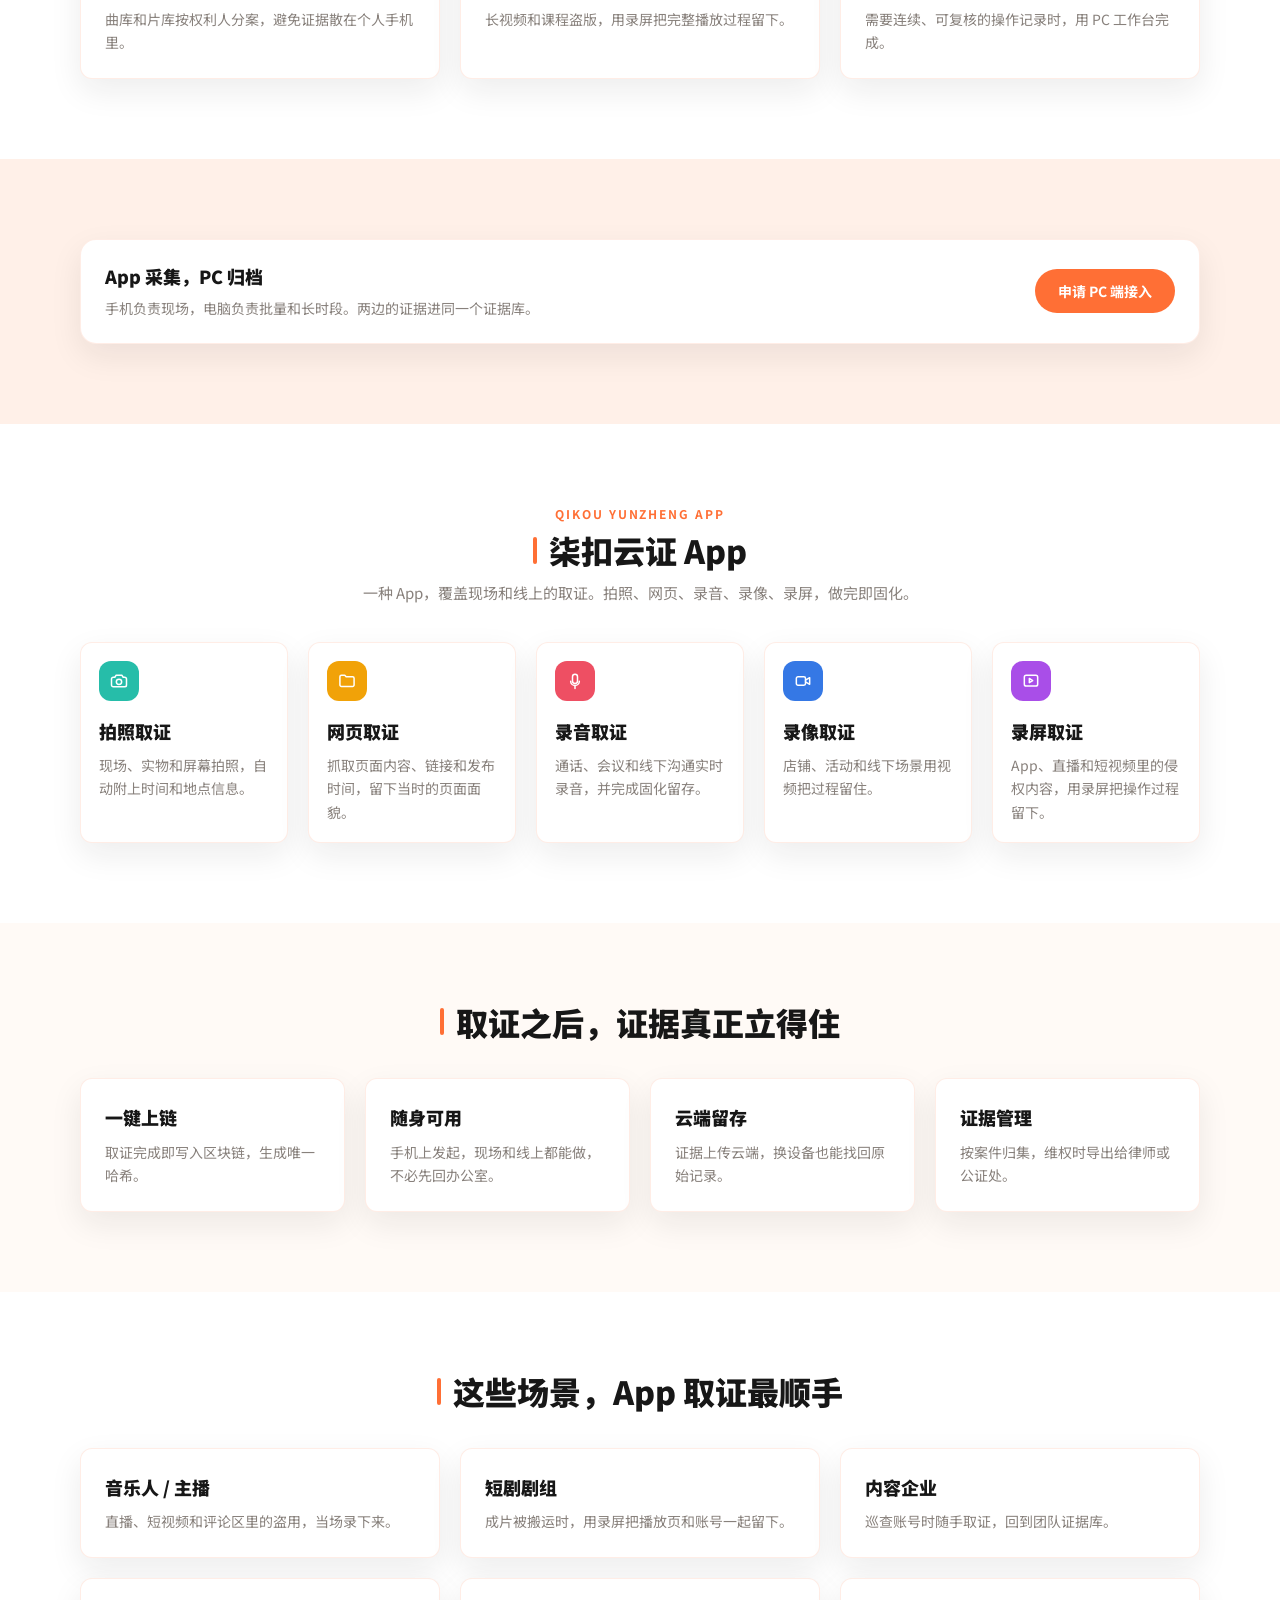
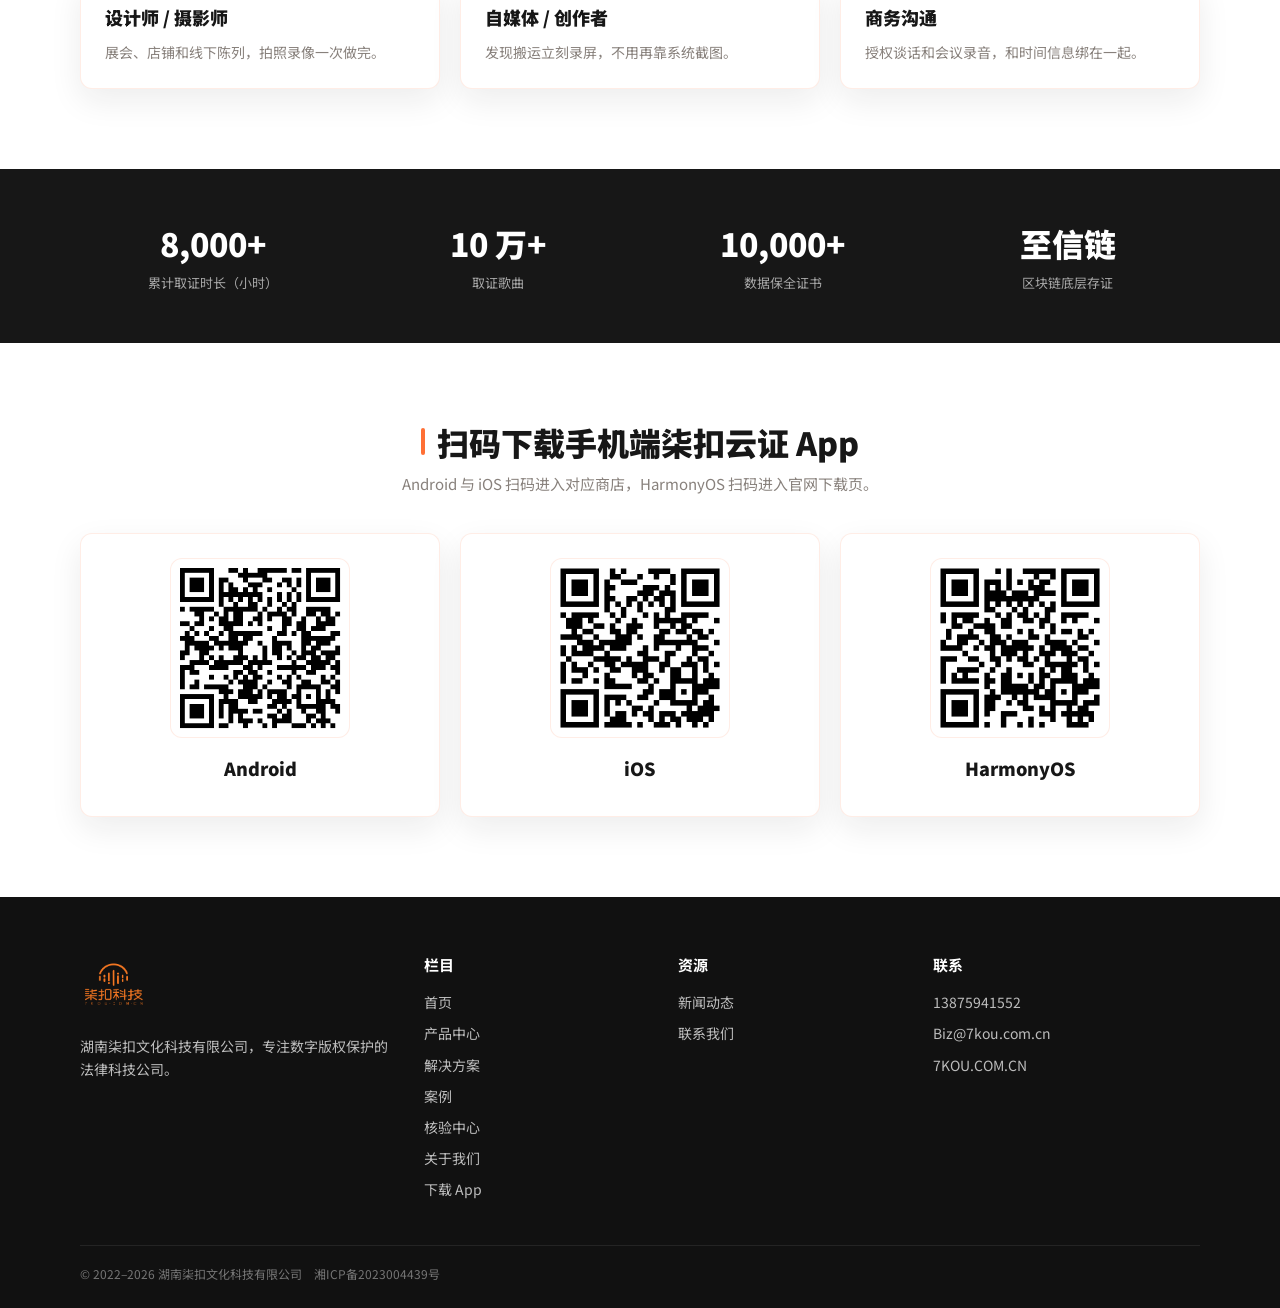
<file: pc.html>
<!DOCTYPE html>
<html lang="zh-CN">
<head>
  <meta charset="UTF-8">
  <meta name="viewport" content="width=device-width, initial-scale=1.0">
  <title>柒扣云证 · 柒扣科技</title>
  <link rel="stylesheet" href="assets/site.css">
</head>
<body>
  <header class="site-header">
    <div class="wrap header-inner">
      <a class="brand" href="index.html"><img class="brand-logo brand-logo-h" src="assets/logo-h.png" alt="柒扣科技"></a>
      <button class="menu-toggle" type="button" aria-label="打开菜单">☰</button>
      <nav class="nav">
        <a href="index.html">首页</a>
        <a href="products.html">产品中心</a>
        <a class="is-active" href="pc.html">柒扣云证</a>
        <a href="solutions.html">解决方案</a>
        <a href="cases.html">案例</a>
        <a href="download.html#verify">核验中心</a>
        <a href="about.html">关于我们</a>
      </nav>
      <a class="btn btn-primary header-cta" href="download.html">下载 App</a>
    </div>
  </header>

  <section class="hero">
    <div class="wrap">
      <p class="eyebrow">QIKOU YUNZHENG PC</p>
      <h1>柒扣云证 PC 端</h1>
      <p class="lead">一台电脑，撑起团队的批量取证。网页、录屏、文件校验和多人协作，放在同一个工作台。</p>
      <div class="hero-actions">
        <a class="btn btn-primary" href="about.html#contact">申请接入</a>
        <a class="btn btn-ghost" href="#app">先看 App</a>
      </div>
    </div>
  </section>

  <section class="section">
    <div class="wrap">
      <div class="section-head">
        <h2 class="section-title is-marked">一台电脑，撑起团队的全部取证</h2>
      </div>
      <div class="cards cards-5">
        <article class="card">
          <div class="icon-box icon-web" aria-hidden="true"><svg viewBox="0 0 24 24"><path d="M3.5 6.8A1.8 1.8 0 0 1 5.3 5h4l1.7 2h7.7a1.8 1.8 0 0 1 1.8 1.8v7.9a1.8 1.8 0 0 1-1.8 1.8H5.3a1.8 1.8 0 0 1-1.8-1.8z"></path></svg></div>
          <h3>网页取证</h3>
          <p>电商详情、社交帖和网页全文，连同链接与发布时间一起固化。</p>
        </article>
        <article class="card">
          <div class="icon-box icon-screen" aria-hidden="true"><svg viewBox="0 0 24 24"><rect x="4" y="5" width="16" height="13" rx="2.2"></rect><path d="m10 9 4 2.5-4 2.5z"></path></svg></div>
          <h3>录屏取证</h3>
          <p>长视频、直播回放和复杂交互，按时间线完整录下。</p>
        </article>
        <article class="card">
          <div class="icon-box icon-orange" aria-hidden="true"><svg viewBox="0 0 24 24"><path d="M4 7h16M4 12h16M4 17h10"></path></svg></div>
          <h3>批量取证</h3>
          <p>同一批侵权链接集中抓取，适合常态化清理。</p>
        </article>
        <article class="card">
          <div class="icon-box icon-safe" aria-hidden="true"><svg viewBox="0 0 24 24"><path d="M12 3 4 6v6c0 5 3.4 9.7 8 11 4.6-1.3 8-6 8-11V6l-8-3z"></path><path d="m9 12 2 2 4-4"></path></svg></div>
          <h3>证据校验</h3>
          <p>合同、设计稿和电子文件做哈希校验，核对是否仍是原件。</p>
        </article>
        <article class="card">
          <div class="icon-box icon-video" aria-hidden="true"><svg viewBox="0 0 24 24"><circle cx="8" cy="9" r="2.2"></circle><circle cx="16" cy="9" r="2.2"></circle><path d="M4 18c.6-2.2 2.2-3.2 4-3.2s3.4 1 4 3.2M12 18c.6-2.2 2.2-3.2 4-3.2s3.4 1 4 3.2"></path></svg></div>
          <h3>团队协作</h3>
          <p>多人在同一案件里取证、归集和导出。</p>
        </article>
      </div>
    </div>
  </section>

  <section class="section is-soft">
    <div class="wrap">
      <div class="section-head">
        <h2 class="section-title is-marked">批量之外，证据同样立得住</h2>
      </div>
      <div class="cards cards-4">
        <article class="card"><h3>查完即存</h3><p>网页和录屏结束后直接进入证据库，不用再手工打包。</p></article>
        <article class="card"><h3>批量并行</h3><p>多条链接同时处理，适合店铺、账号和曲库这种量大的场景。</p></article>
        <article class="card"><h3>团队证据库</h3><p>现场用 App 采集，办公室用 PC 归档，材料在一处。</p></article>
        <article class="card"><h3>哈希校验</h3><p>导出前核对文件哈希，提交前确认没有被改过。</p></article>
      </div>
    </div>
  </section>

  <section class="section">
    <div class="wrap">
      <div class="section-head">
        <h2 class="section-title is-marked">这些团队，PC 端取证最顺手</h2>
      </div>
      <div class="cards cards-3">
        <article class="card"><h3>电商法务</h3><p>商品页、评价和店铺主页成批固化，留给投诉和诉讼。</p></article>
        <article class="card"><h3>平台治理</h3><p>站内侵权内容集中取证，再按账号和作品归集。</p></article>
        <article class="card"><h3>律所 / 代理机构</h3><p>案件材料云端共享，出庭前按清单导出。</p></article>
        <article class="card"><h3>版权代理</h3><p>曲库和片库按权利人分案，避免证据散在个人手机里。</p></article>
        <article class="card"><h3>内容企业</h3><p>长视频和课程盗版，用录屏把完整播放过程留下。</p></article>
        <article class="card"><h3>专业取证机构</h3><p>需要连续、可复核的操作记录时，用 PC 工作台完成。</p></article>
      </div>
    </div>
  </section>

  <section class="section is-peach">
    <div class="wrap banner-row">
      <div>
        <h3>App 采集，PC 归档</h3>
        <p>手机负责现场，电脑负责批量和长时段。两边的证据进同一个证据库。</p>
      </div>
      <a class="btn btn-primary" href="about.html#contact">申请 PC 端接入</a>
    </div>
  </section>

  <section class="section" id="app">
    <div class="wrap">
      <div class="section-head">
        <p class="section-kicker">QIKOU YUNZHENG APP</p>
        <h2 class="section-title is-marked">柒扣云证 App</h2>
        <p class="section-desc">一种 App，覆盖现场和线上的取证。拍照、网页、录音、录像、录屏，做完即固化。</p>
      </div>
      <div class="cards cards-5">
        <article class="card">
          <div class="icon-box icon-photo" aria-hidden="true"><svg viewBox="0 0 24 24"><path d="M7 7.5 8.6 5h6.8L17 7.5h1.8A2.2 2.2 0 0 1 21 9.7v7.1a2.2 2.2 0 0 1-2.2 2.2H5.2A2.2 2.2 0 0 1 3 16.8V9.7a2.2 2.2 0 0 1 2.2-2.2z"></path><circle cx="12" cy="13" r="3.2"></circle></svg></div>
          <h3>拍照取证</h3>
          <p>现场、实物和屏幕拍照，自动附上时间和地点信息。</p>
        </article>
        <article class="card">
          <div class="icon-box icon-web" aria-hidden="true"><svg viewBox="0 0 24 24"><path d="M3.5 6.8A1.8 1.8 0 0 1 5.3 5h4l1.7 2h7.7a1.8 1.8 0 0 1 1.8 1.8v7.9a1.8 1.8 0 0 1-1.8 1.8H5.3a1.8 1.8 0 0 1-1.8-1.8z"></path></svg></div>
          <h3>网页取证</h3>
          <p>抓取页面内容、链接和发布时间，留下当时的页面面貌。</p>
        </article>
        <article class="card">
          <div class="icon-box icon-audio" aria-hidden="true"><svg viewBox="0 0 24 24"><rect x="9" y="4" width="6" height="11" rx="3"></rect><path d="M6.8 12.2a5.2 5.2 0 0 0 10.4 0"></path><path d="M12 17.4V21"></path></svg></div>
          <h3>录音取证</h3>
          <p>通话、会议和线下沟通实时录音，并完成固化留存。</p>
        </article>
        <article class="card">
          <div class="icon-box icon-video" aria-hidden="true"><svg viewBox="0 0 24 24"><rect x="4" y="7" width="11" height="10" rx="2"></rect><path d="m15 11 5-3v8l-5-3"></path></svg></div>
          <h3>录像取证</h3>
          <p>店铺、活动和线下场景用视频把过程留住。</p>
        </article>
        <article class="card">
          <div class="icon-box icon-screen" aria-hidden="true"><svg viewBox="0 0 24 24"><rect x="4" y="5" width="16" height="13" rx="2.2"></rect><path d="m10 9 4 2.5-4 2.5z"></path></svg></div>
          <h3>录屏取证</h3>
          <p>App、直播和短视频里的侵权内容，用录屏把操作过程留下。</p>
        </article>
      </div>
    </div>
  </section>

  <section class="section is-soft">
    <div class="wrap">
      <div class="section-head">
        <h2 class="section-title is-marked">取证之后，证据真正立得住</h2>
      </div>
      <div class="cards cards-4">
        <article class="card"><h3>一键上链</h3><p>取证完成即写入区块链，生成唯一哈希。</p></article>
        <article class="card"><h3>随身可用</h3><p>手机上发起，现场和线上都能做，不必先回办公室。</p></article>
        <article class="card"><h3>云端留存</h3><p>证据上传云端，换设备也能找回原始记录。</p></article>
        <article class="card"><h3>证据管理</h3><p>按案件归集，维权时导出给律师或公证处。</p></article>
      </div>
    </div>
  </section>

  <section class="section">
    <div class="wrap">
      <div class="section-head">
        <h2 class="section-title is-marked">这些场景，App 取证最顺手</h2>
      </div>
      <div class="cards cards-3">
        <article class="card"><h3>音乐人 / 主播</h3><p>直播、短视频和评论区里的盗用，当场录下来。</p></article>
        <article class="card"><h3>短剧剧组</h3><p>成片被搬运时，用录屏把播放页和账号一起留下。</p></article>
        <article class="card"><h3>内容企业</h3><p>巡查账号时随手取证，回到团队证据库。</p></article>
        <article class="card"><h3>设计师 / 摄影师</h3><p>展会、店铺和线下陈列，拍照录像一次做完。</p></article>
        <article class="card"><h3>自媒体 / 创作者</h3><p>发现搬运立刻录屏，不用再靠系统截图。</p></article>
        <article class="card"><h3>商务沟通</h3><p>授权谈话和会议录音，和时间信息绑在一起。</p></article>
      </div>
    </div>
  </section>

  <section class="stats">
    <div class="wrap stats-grid">
      <div><b>8,000+</b><span>累计取证时长（小时）</span></div>
      <div><b>10 万+</b><span>取证歌曲</span></div>
      <div><b>10,000+</b><span>数据保全证书</span></div>
      <div><b>至信链</b><span>区块链底层存证</span></div>
    </div>
  </section>

  <section class="section" id="download-app">
    <div class="wrap">
      <div class="section-head">
        <h2 class="section-title is-marked">扫码下载手机端柒扣云证 App</h2>
        <p class="section-desc">Android 与 iOS 扫码进入对应商店，HarmonyOS 扫码进入官网下载页。</p>
      </div>
      <div class="cards cards-3 download-qrs">
        <article class="card download-qr-card">
          <img class="download-qr" src="assets/qr-android.png" alt="Android 下载二维码">
          <h3>Android</h3>
        </article>
        <article class="card download-qr-card">
          <img class="download-qr" src="assets/qr-ios.png" alt="iOS 下载二维码">
          <h3>iOS</h3>
        </article>
        <article class="card download-qr-card">
          <img class="download-qr" src="assets/qr-harmony.png" alt="HarmonyOS 下载二维码">
          <h3>HarmonyOS</h3>
        </article>
      </div>
    </div>
  </section>

  <footer class="site-footer">
    <div class="wrap footer-grid">
      <div>
        <a class="brand" href="index.html"><img class="brand-logo brand-logo-v" src="assets/logo-v.png" alt="柒扣科技"></a>
        <p>湖南柒扣文化科技有限公司，专注数字版权保护的法律科技公司。</p>
      </div>
      <div>
        <h3>栏目</h3>
        <a href="index.html">首页</a>
        <a href="products.html">产品中心</a>
        <a href="solutions.html">解决方案</a>
        <a href="cases.html">案例</a>
        <a href="download.html#verify">核验中心</a>
        <a href="about.html">关于我们</a>
        <a href="download.html">下载 App</a>
      </div>
      <div>
        <h3>资源</h3>
        <a href="news.html">新闻动态</a>
        <a href="about.html#contact">联系我们</a>
      </div>
      <div>
        <h3>联系</h3>
        <p>13875941552</p>
        <p>Biz@7kou.com.cn</p>
        <p>7KOU.COM.CN</p>
      </div>
    </div>
    <div class="wrap footer-bottom">© 2022–2026 湖南柒扣文化科技有限公司　湘ICP备2023004439号</div>
  </footer>
  <script src="assets/site.js"></script>
</body>
</html>
</file>
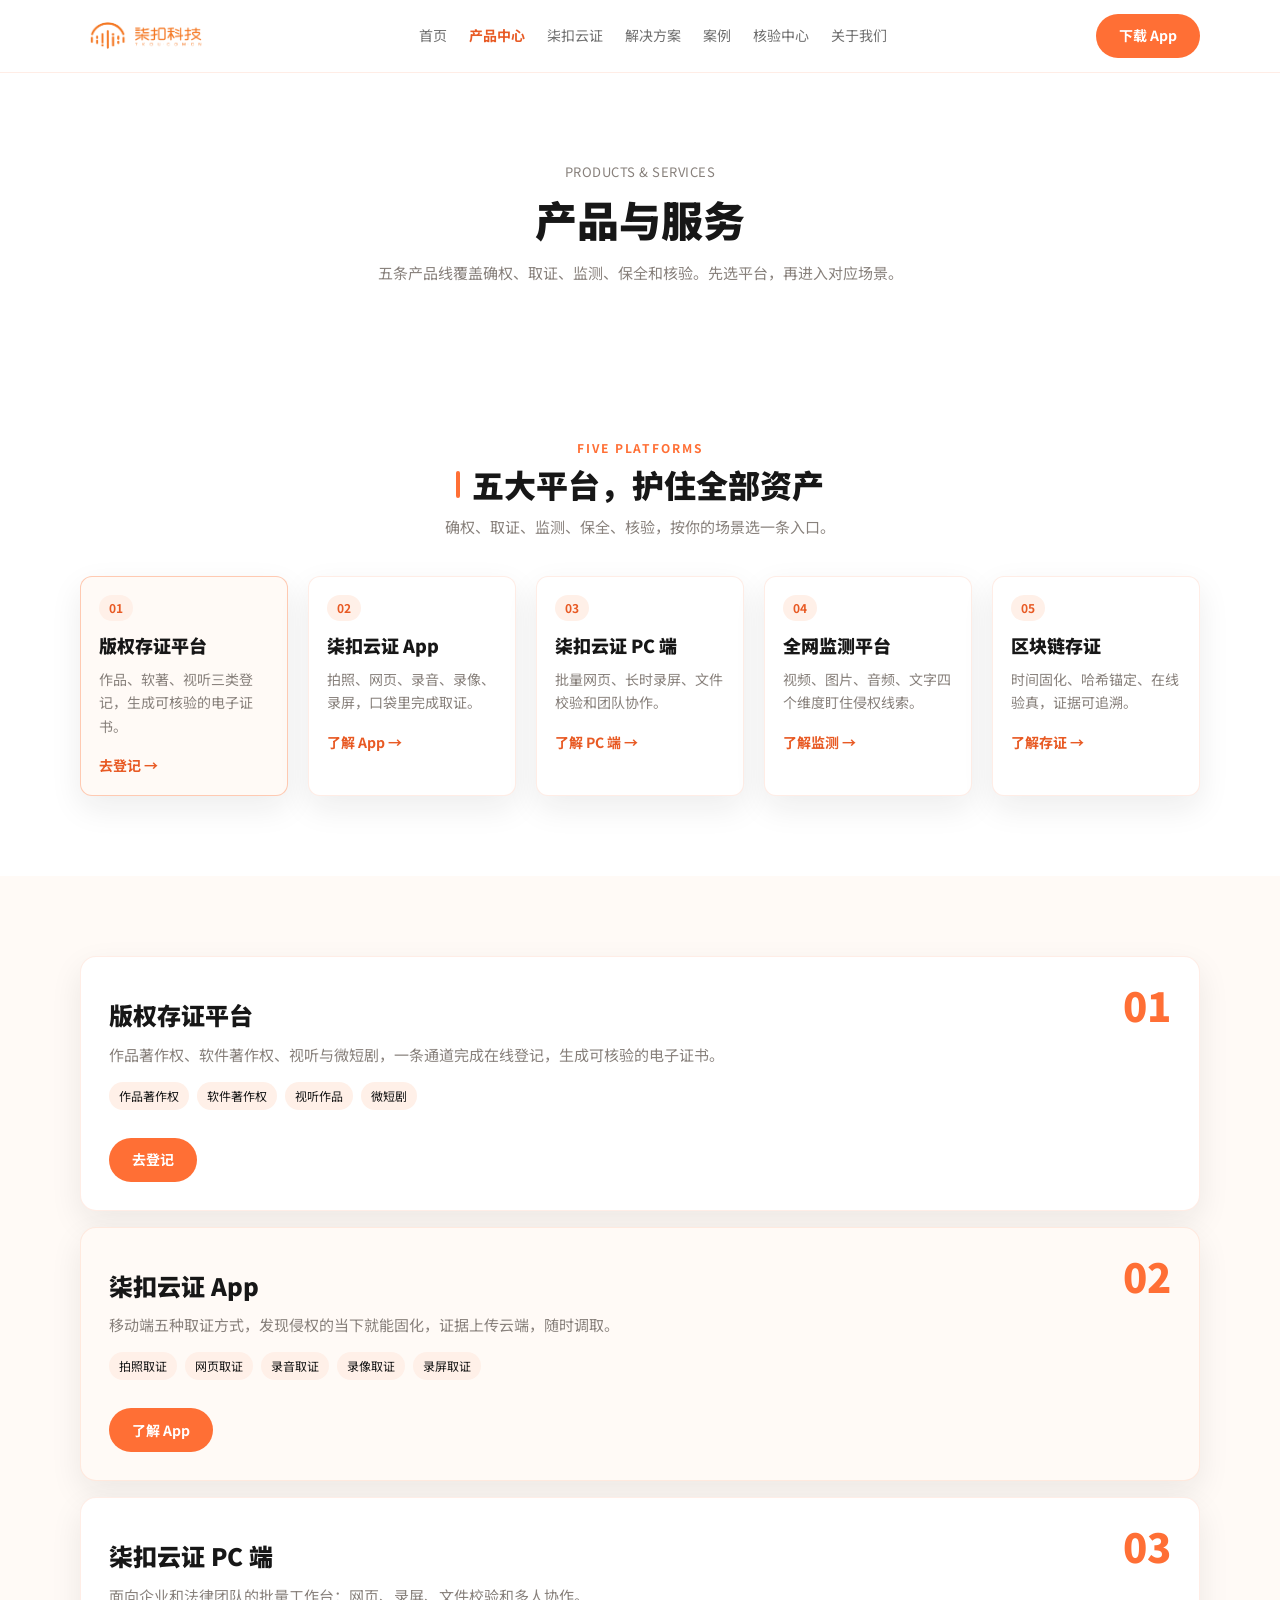
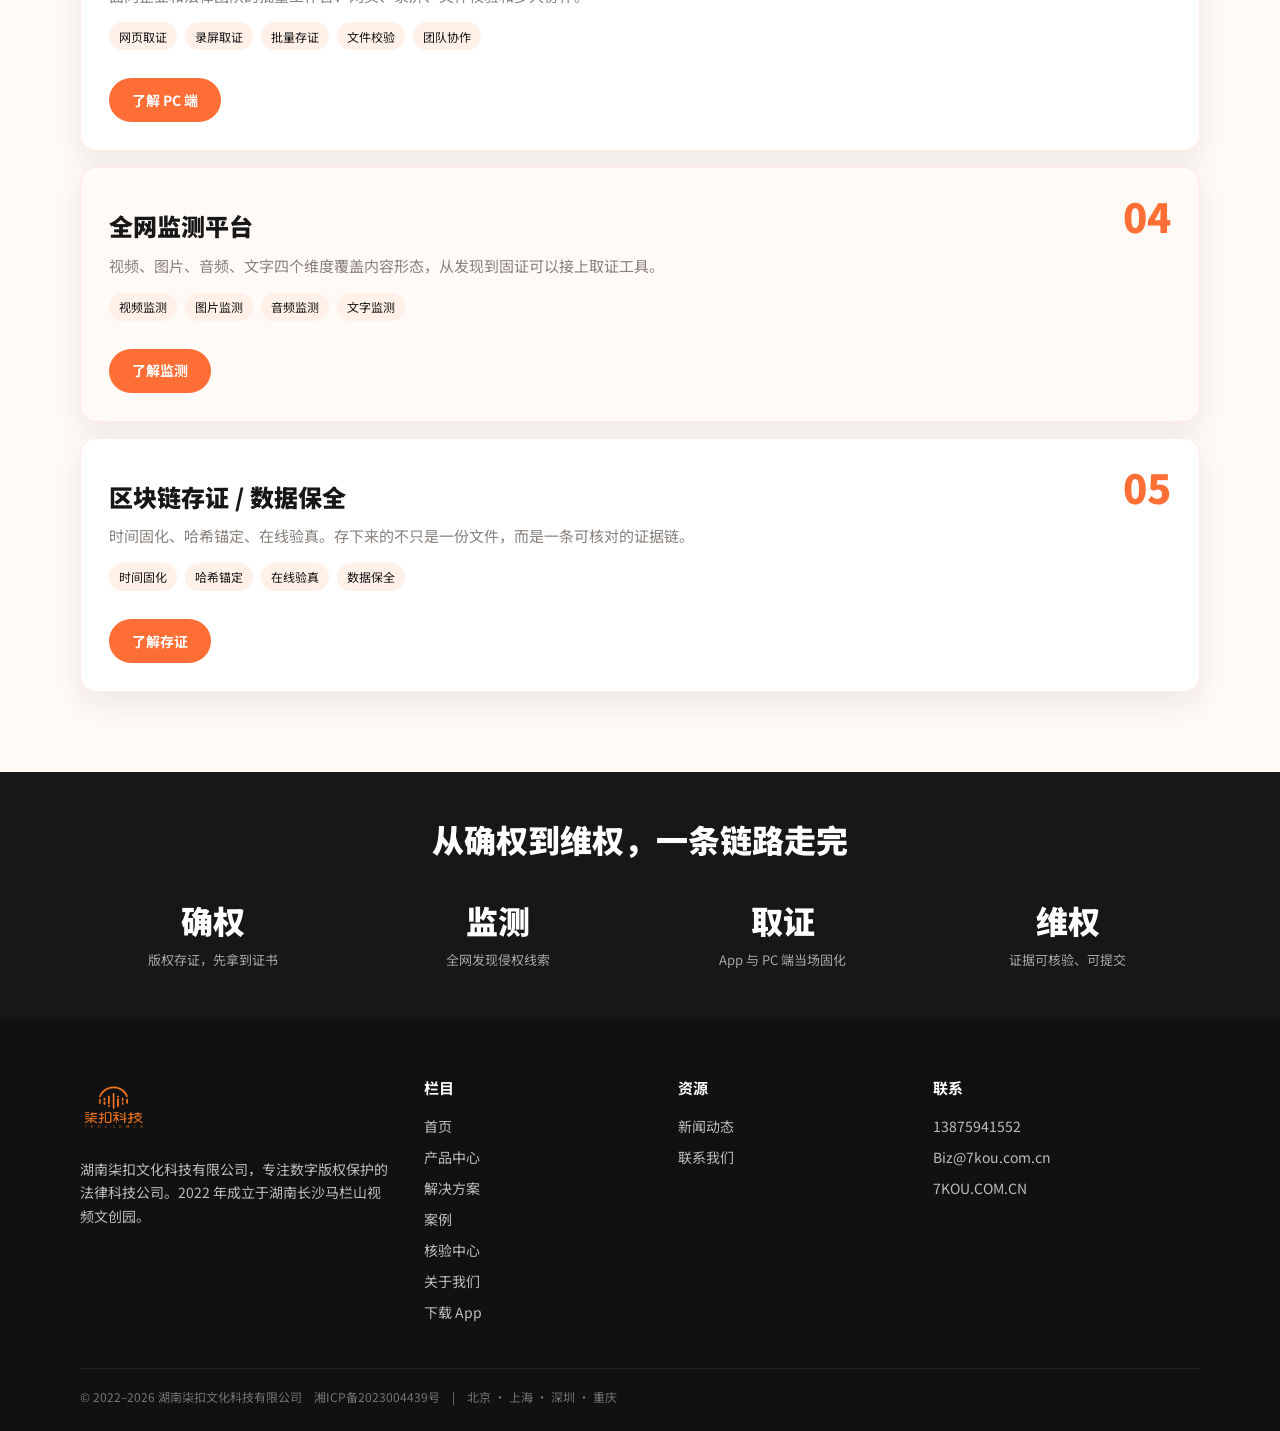
<file: products.html>
<!DOCTYPE html>
<html lang="zh-CN">
<head>
  <meta charset="UTF-8">
  <meta name="viewport" content="width=device-width, initial-scale=1.0">
  <title>产品与服务 · 柒扣科技</title>
  <link rel="stylesheet" href="assets/site.css">
</head>
<body>
  <header class="site-header">
    <div class="wrap header-inner">
      <a class="brand" href="index.html"><img class="brand-logo brand-logo-h" src="assets/logo-h.png" alt="柒扣科技"></a>
      <button class="menu-toggle" type="button" aria-label="打开菜单">☰</button>
      <nav class="nav">
        <a href="index.html">首页</a>
        <a class="is-active" href="products.html">产品中心</a>
        <a href="pc.html">柒扣云证</a>
        <a href="solutions.html">解决方案</a>
        <a href="cases.html">案例</a>
        <a href="download.html#verify">核验中心</a>
        <a href="about.html">关于我们</a>
      </nav>
      <a class="btn btn-primary header-cta" href="download.html">下载 App</a>
    </div>
  </header>

  <section class="hero">
    <div class="wrap">
      <p class="eyebrow">PRODUCTS &amp; SERVICES</p>
      <h1>产品与服务</h1>
      <p class="lead">五条产品线覆盖确权、取证、监测、保全和核验。先选平台，再进入对应场景。</p>
    </div>
  </section>

  <section class="section">
    <div class="wrap">
      <div class="section-head">
        <p class="section-kicker">FIVE PLATFORMS</p>
        <h2 class="section-title is-marked">五大平台，护住全部资产</h2>
        <p class="section-desc">确权、取证、监测、保全、核验，按你的场景选一条入口。</p>
      </div>
      <div class="cards cards-5">
        <article class="card is-feature">
          <span class="pill">01</span>
          <h3>版权存证平台</h3>
          <p>作品、软著、视听三类登记，生成可核验的电子证书。</p>
          <a class="card-link" href="copyright.html">去登记 →</a>
        </article>
        <article class="card">
          <span class="pill">02</span>
          <h3>柒扣云证 App</h3>
          <p>拍照、网页、录音、录像、录屏，口袋里完成取证。</p>
          <a class="card-link" href="app.html">了解 App →</a>
        </article>
        <article class="card">
          <span class="pill">03</span>
          <h3>柒扣云证 PC 端</h3>
          <p>批量网页、长时录屏、文件校验和团队协作。</p>
          <a class="card-link" href="pc.html">了解 PC 端 →</a>
        </article>
        <article class="card">
          <span class="pill">04</span>
          <h3>全网监测平台</h3>
          <p>视频、图片、音频、文字四个维度盯住侵权线索。</p>
          <a class="card-link" href="monitor.html">了解监测 →</a>
        </article>
        <article class="card">
          <span class="pill">05</span>
          <h3>区块链存证</h3>
          <p>时间固化、哈希锚定、在线验真，证据可追溯。</p>
          <a class="card-link" href="blockchain.html">了解存证 →</a>
        </article>
      </div>
    </div>
  </section>

  <section class="section is-soft">
    <div class="wrap">
      <article class="product-block" id="copyright">
        <div>
          <h2>版权存证平台</h2>
          <p>作品著作权、软件著作权、视听与微短剧，一条通道完成在线登记，生成可核验的电子证书。</p>
          <div class="chip-row">
            <span class="chip">作品著作权</span>
            <span class="chip">软件著作权</span>
            <span class="chip">视听作品</span>
            <span class="chip">微短剧</span>
          </div>
          <div class="hero-actions"><a class="btn btn-primary" href="copyright.html">去登记</a></div>
        </div>
        <div class="idx">01</div>
      </article>
      <article class="product-block is-alt" id="app">
        <div>
          <h2>柒扣云证 App</h2>
          <p>移动端五种取证方式，发现侵权的当下就能固化，证据上传云端，随时调取。</p>
          <div class="chip-row">
            <span class="chip">拍照取证</span>
            <span class="chip">网页取证</span>
            <span class="chip">录音取证</span>
            <span class="chip">录像取证</span>
            <span class="chip">录屏取证</span>
          </div>
          <div class="hero-actions"><a class="btn btn-primary" href="app.html">了解 App</a></div>
        </div>
        <div class="idx">02</div>
      </article>
      <article class="product-block" id="pc">
        <div>
          <h2>柒扣云证 PC 端</h2>
          <p>面向企业和法律团队的批量工作台：网页、录屏、文件校验和多人协作。</p>
          <div class="chip-row">
            <span class="chip">网页取证</span>
            <span class="chip">录屏取证</span>
            <span class="chip">批量存证</span>
            <span class="chip">文件校验</span>
            <span class="chip">团队协作</span>
          </div>
          <div class="hero-actions"><a class="btn btn-primary" href="pc.html">了解 PC 端</a></div>
        </div>
        <div class="idx">03</div>
      </article>
      <article class="product-block is-alt" id="monitor">
        <div>
          <h2>全网监测平台</h2>
          <p>视频、图片、音频、文字四个维度覆盖内容形态，从发现到固证可以接上取证工具。</p>
          <div class="chip-row">
            <span class="chip">视频监测</span>
            <span class="chip">图片监测</span>
            <span class="chip">音频监测</span>
            <span class="chip">文字监测</span>
          </div>
          <div class="hero-actions"><a class="btn btn-primary" href="monitor.html">了解监测</a></div>
        </div>
        <div class="idx">04</div>
      </article>
      <article class="product-block" id="chain">
        <div>
          <h2>区块链存证 / 数据保全</h2>
          <p>时间固化、哈希锚定、在线验真。存下来的不只是一份文件，而是一条可核对的证据链。</p>
          <div class="chip-row">
            <span class="chip">时间固化</span>
            <span class="chip">哈希锚定</span>
            <span class="chip">在线验真</span>
            <span class="chip">数据保全</span>
          </div>
          <div class="hero-actions"><a class="btn btn-primary" href="blockchain.html">了解存证</a></div>
        </div>
        <div class="idx">05</div>
      </article>
    </div>
  </section>

  <section class="stats">
    <div class="wrap">
      <div class="section-head">
        <h2 class="section-title" style="color:#fff">从确权到维权，一条链路走完</h2>
      </div>
      <div class="stats-grid">
        <div><b>确权</b><span>版权存证，先拿到证书</span></div>
        <div><b>监测</b><span>全网发现侵权线索</span></div>
        <div><b>取证</b><span>App 与 PC 端当场固化</span></div>
        <div><b>维权</b><span>证据可核验、可提交</span></div>
      </div>
    </div>
  </section>

  <footer class="site-footer">
    <div class="wrap footer-grid">
      <div>
        <a class="brand" href="index.html"><img class="brand-logo brand-logo-v" src="assets/logo-v.png" alt="柒扣科技"></a>
        <p>湖南柒扣文化科技有限公司，专注数字版权保护的法律科技公司。2022 年成立于湖南长沙马栏山视频文创园。</p>
      </div>
      <div>
        <h3>栏目</h3>
        <a href="index.html">首页</a>
        <a href="products.html">产品中心</a>
        <a href="solutions.html">解决方案</a>
        <a href="cases.html">案例</a>
        <a href="download.html#verify">核验中心</a>
        <a href="about.html">关于我们</a>
        <a href="download.html">下载 App</a>
      </div>
      <div>
        <h3>资源</h3>
        <a href="news.html">新闻动态</a>
        <a href="about.html#contact">联系我们</a>
      </div>
      <div>
        <h3>联系</h3>
        <p>13875941552</p>
        <p>Biz@7kou.com.cn</p>
        <p>7KOU.COM.CN</p>
      </div>
    </div>
    <div class="wrap footer-bottom">© 2022–2026 湖南柒扣文化科技有限公司　湘ICP备2023004439号　|　北京 · 上海 · 深圳 · 重庆</div>
  </footer>
  <script src="assets/site.js"></script>
</body>
</html>
</file>
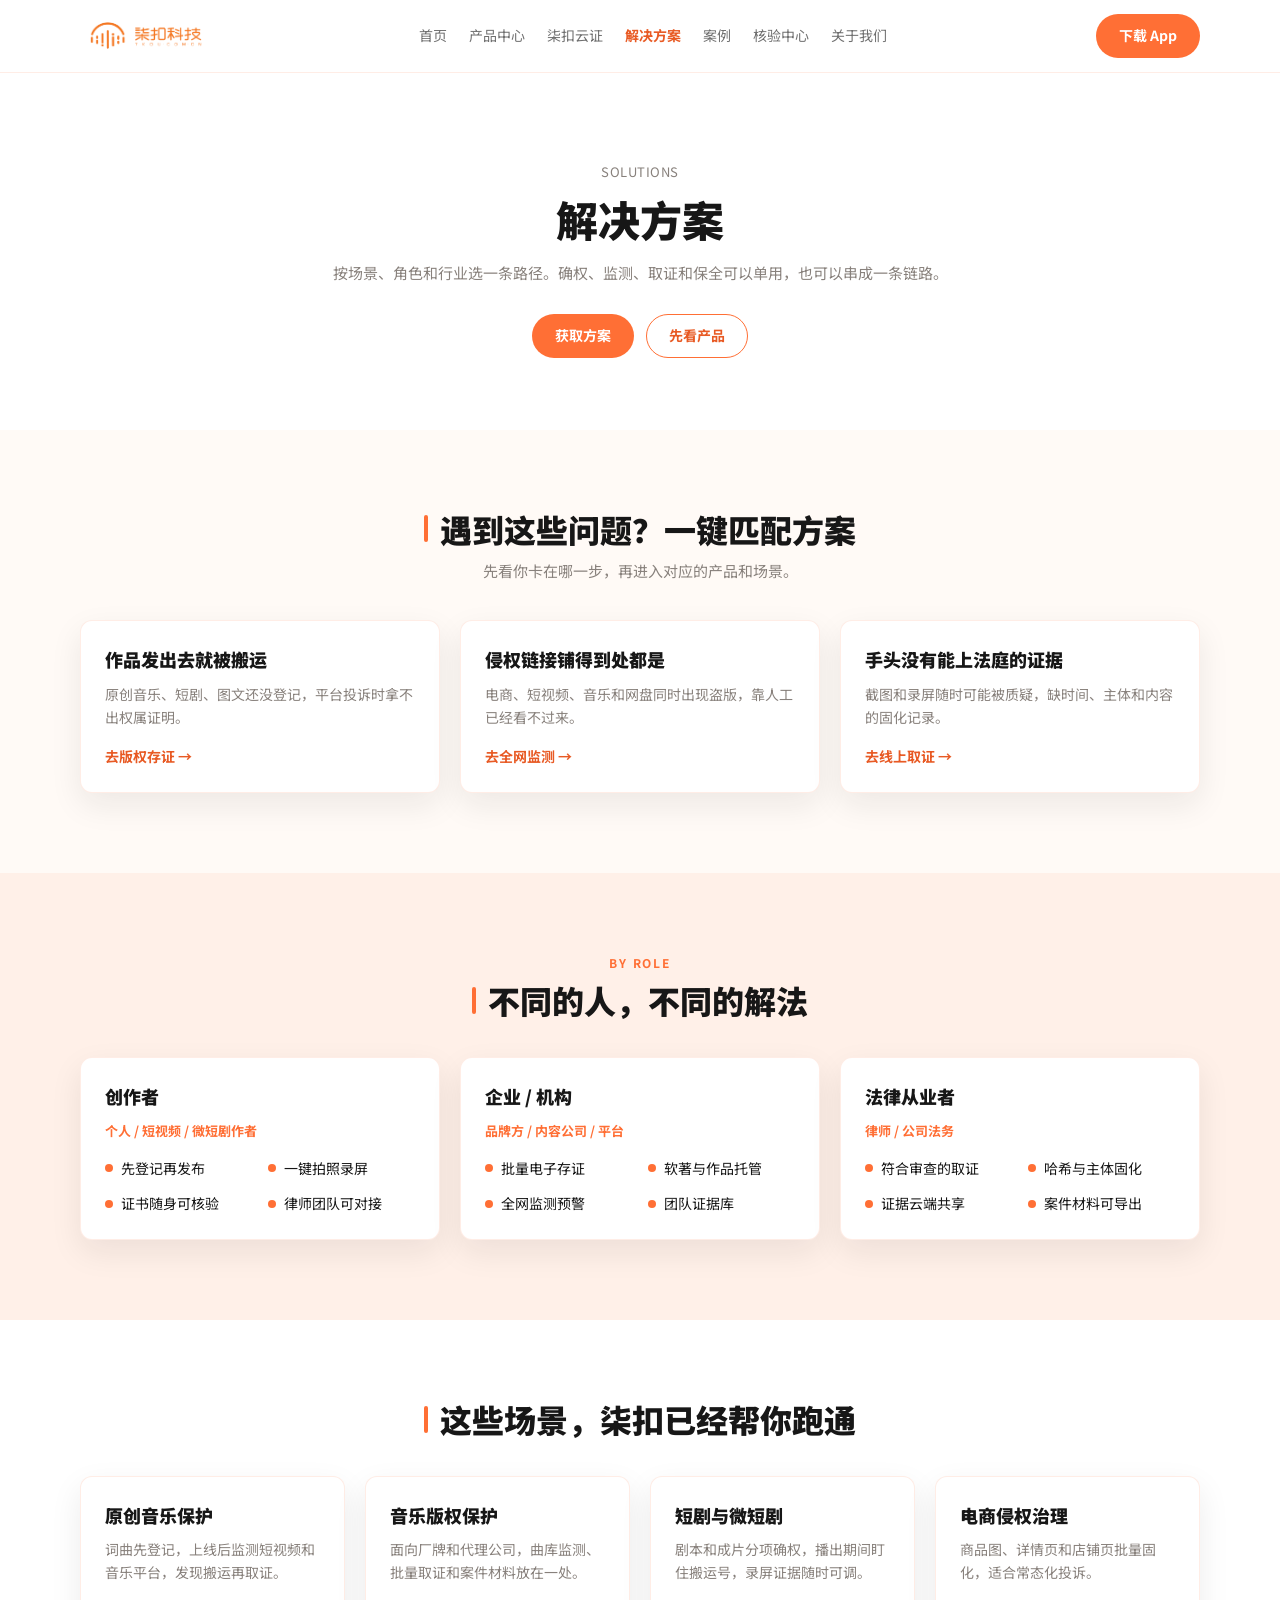
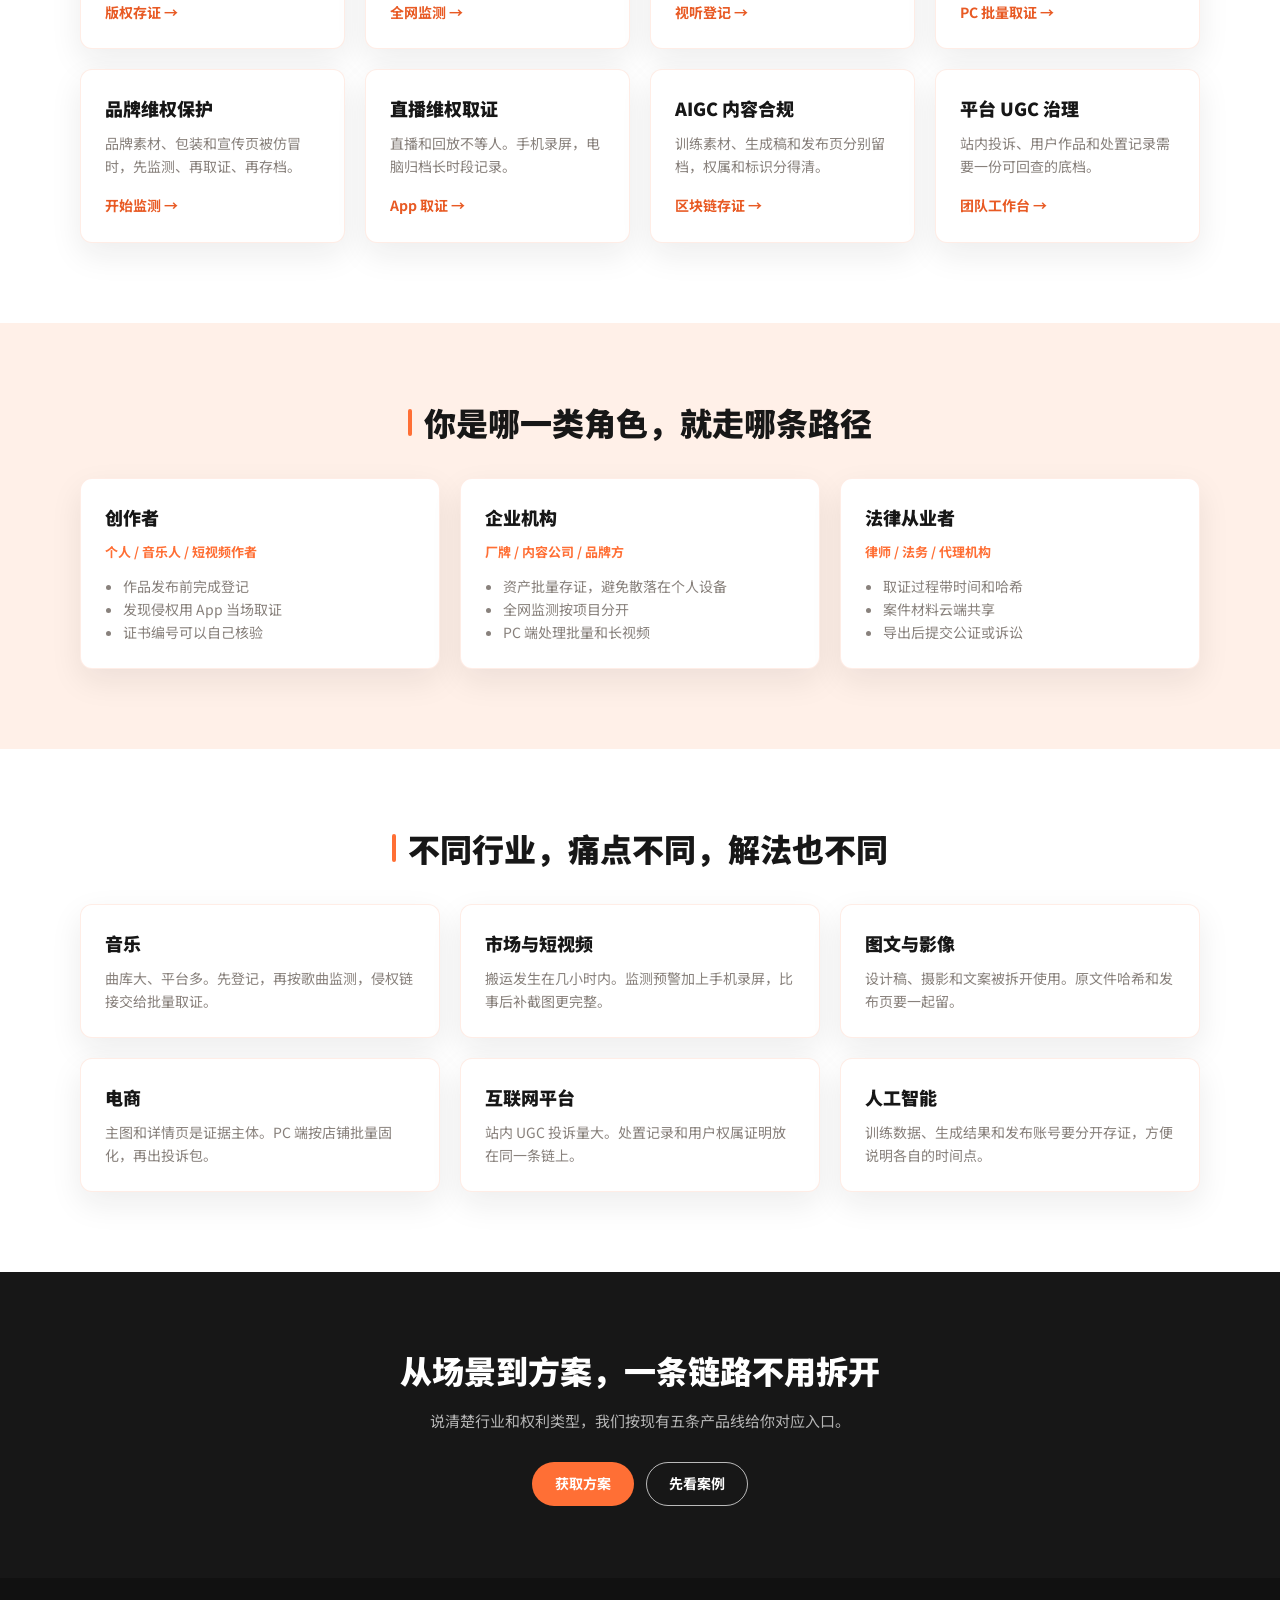
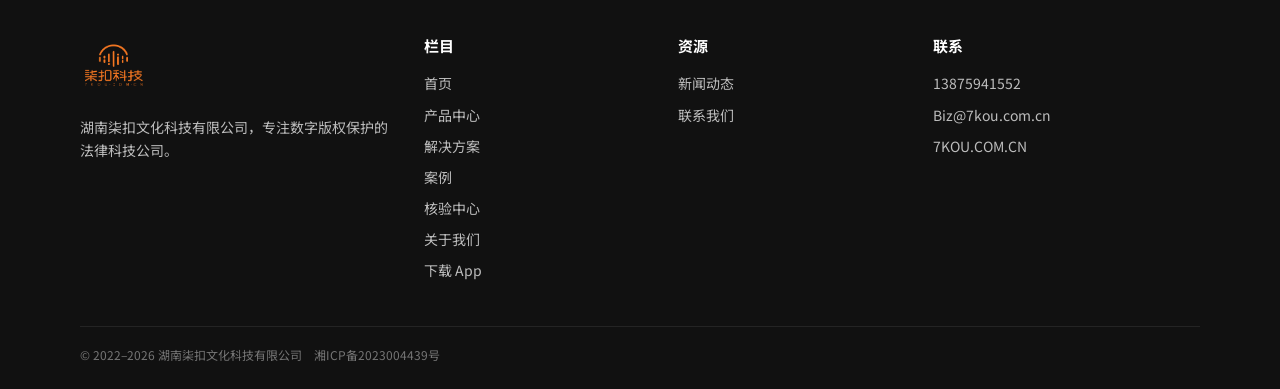
<file: solutions.html>
<!DOCTYPE html>
<html lang="zh-CN">
<head>
  <meta charset="UTF-8">
  <meta name="viewport" content="width=device-width, initial-scale=1.0">
  <title>解决方案 · 柒扣科技</title>
  <link rel="stylesheet" href="assets/site.css">
</head>
<body>
  <header class="site-header">
    <div class="wrap header-inner">
      <a class="brand" href="index.html"><img class="brand-logo brand-logo-h" src="assets/logo-h.png" alt="柒扣科技"></a>
      <button class="menu-toggle" type="button" aria-label="打开菜单">☰</button>
      <nav class="nav">
        <a href="index.html">首页</a>
        <a href="products.html">产品中心</a>
        <a href="pc.html">柒扣云证</a>
        <a class="is-active" href="solutions.html">解决方案</a>
        <a href="cases.html">案例</a>
        <a href="download.html#verify">核验中心</a>
        <a href="about.html">关于我们</a>
      </nav>
      <a class="btn btn-primary header-cta" href="download.html">下载 App</a>
    </div>
  </header>

  <section class="hero">
    <div class="wrap">
      <p class="eyebrow">SOLUTIONS</p>
      <h1>解决方案</h1>
      <p class="lead">按场景、角色和行业选一条路径。确权、监测、取证和保全可以单用，也可以串成一条链路。</p>
      <div class="hero-actions">
        <a class="btn btn-primary" href="about.html#contact">获取方案</a>
        <a class="btn btn-ghost" href="products.html">先看产品</a>
      </div>
    </div>
  </section>

  <section class="section is-soft">
    <div class="wrap">
      <div class="section-head">
        <h2 class="section-title is-marked">遇到这些问题？一键匹配方案</h2>
        <p class="section-desc">先看你卡在哪一步，再进入对应的产品和场景。</p>
      </div>
      <div class="cards cards-3">
        <article class="card">
          <h3>作品发出去就被搬运</h3>
          <p>原创音乐、短剧、图文还没登记，平台投诉时拿不出权属证明。</p>
          <a class="card-link" href="copyright.html">去版权存证 →</a>
        </article>
        <article class="card">
          <h3>侵权链接铺得到处都是</h3>
          <p>电商、短视频、音乐和网盘同时出现盗版，靠人工已经看不过来。</p>
          <a class="card-link" href="monitor.html">去全网监测 →</a>
        </article>
        <article class="card">
          <h3>手头没有能上法庭的证据</h3>
          <p>截图和录屏随时可能被质疑，缺时间、主体和内容的固化记录。</p>
          <a class="card-link" href="app.html">去线上取证 →</a>
        </article>
      </div>
    </div>
  </section>

  <section class="section is-peach">
    <div class="wrap">
      <div class="section-head">
        <p class="section-kicker">BY ROLE</p>
        <h2 class="section-title is-marked">不同的人，不同的解法</h2>
      </div>
      <div class="cards cards-3">
        <article class="card role-card">
          <h3>创作者</h3>
          <p class="sub">个人 / 短视频 / 微短剧作者</p>
          <div class="mini-grid">
            <span><i></i>先登记再发布</span>
            <span><i></i>一键拍照录屏</span>
            <span><i></i>证书随身可核验</span>
            <span><i></i>律师团队可对接</span>
          </div>
        </article>
        <article class="card role-card">
          <h3>企业 / 机构</h3>
          <p class="sub">品牌方 / 内容公司 / 平台</p>
          <div class="mini-grid">
            <span><i></i>批量电子存证</span>
            <span><i></i>软著与作品托管</span>
            <span><i></i>全网监测预警</span>
            <span><i></i>团队证据库</span>
          </div>
        </article>
        <article class="card role-card">
          <h3>法律从业者</h3>
          <p class="sub">律师 / 公司法务</p>
          <div class="mini-grid">
            <span><i></i>符合审查的取证</span>
            <span><i></i>哈希与主体固化</span>
            <span><i></i>证据云端共享</span>
            <span><i></i>案件材料可导出</span>
          </div>
        </article>
      </div>
    </div>
  </section>

  <section class="section">
    <div class="wrap">
      <div class="section-head">
        <h2 class="section-title is-marked">这些场景，柒扣已经帮你跑通</h2>
      </div>
      <div class="cards cards-4">
        <article class="card" id="music-original">
          <h3>原创音乐保护</h3>
          <p>词曲先登记，上线后监测短视频和音乐平台，发现搬运再取证。</p>
          <a class="card-link" href="copyright.html">版权存证 →</a>
        </article>
        <article class="card" id="music">
          <h3>音乐版权保护</h3>
          <p>面向厂牌和代理公司，曲库监测、批量取证和案件材料放在一处。</p>
          <a class="card-link" href="monitor.html">全网监测 →</a>
        </article>
        <article class="card" id="drama">
          <h3>短剧与微短剧</h3>
          <p>剧本和成片分项确权，播出期间盯住搬运号，录屏证据随时可调。</p>
          <a class="card-link" href="copyright.html">视听登记 →</a>
        </article>
        <article class="card" id="ecommerce">
          <h3>电商侵权治理</h3>
          <p>商品图、详情页和店铺页批量固化，适合常态化投诉。</p>
          <a class="card-link" href="pc.html">PC 批量取证 →</a>
        </article>
        <article class="card" id="brand">
          <h3>品牌维权保护</h3>
          <p>品牌素材、包装和宣传页被仿冒时，先监测、再取证、再存档。</p>
          <a class="card-link" href="monitor.html">开始监测 →</a>
        </article>
        <article class="card" id="live">
          <h3>直播维权取证</h3>
          <p>直播和回放不等人。手机录屏，电脑归档长时段记录。</p>
          <a class="card-link" href="app.html">App 取证 →</a>
        </article>
        <article class="card" id="aigc">
          <h3>AIGC 内容合规</h3>
          <p>训练素材、生成稿和发布页分别留档，权属和标识分得清。</p>
          <a class="card-link" href="blockchain.html">区块链存证 →</a>
        </article>
        <article class="card" id="ugc">
          <h3>平台 UGC 治理</h3>
          <p>站内投诉、用户作品和处置记录需要一份可回查的底档。</p>
          <a class="card-link" href="pc.html">团队工作台 →</a>
        </article>
      </div>
    </div>
  </section>

  <section class="section is-peach">
    <div class="wrap">
      <div class="section-head">
        <h2 class="section-title is-marked">你是哪一类角色，就走哪条路径</h2>
      </div>
      <div class="cards cards-3">
        <article class="card role-card">
          <h3>创作者</h3>
          <p class="sub">个人 / 音乐人 / 短视频作者</p>
          <ul>
            <li>作品发布前完成登记</li>
            <li>发现侵权用 App 当场取证</li>
            <li>证书编号可以自己核验</li>
          </ul>
        </article>
        <article class="card role-card">
          <h3>企业机构</h3>
          <p class="sub">厂牌 / 内容公司 / 品牌方</p>
          <ul>
            <li>资产批量存证，避免散落在个人设备</li>
            <li>全网监测按项目分开</li>
            <li>PC 端处理批量和长视频</li>
          </ul>
        </article>
        <article class="card role-card">
          <h3>法律从业者</h3>
          <p class="sub">律师 / 法务 / 代理机构</p>
          <ul>
            <li>取证过程带时间和哈希</li>
            <li>案件材料云端共享</li>
            <li>导出后提交公证或诉讼</li>
          </ul>
        </article>
      </div>
    </div>
  </section>

  <section class="section">
    <div class="wrap">
      <div class="section-head">
        <h2 class="section-title is-marked">不同行业，痛点不同，解法也不同</h2>
      </div>
      <div class="cards cards-3">
        <article class="card"><h3>音乐</h3><p>曲库大、平台多。先登记，再按歌曲监测，侵权链接交给批量取证。</p></article>
        <article class="card"><h3>市场与短视频</h3><p>搬运发生在几小时内。监测预警加上手机录屏，比事后补截图更完整。</p></article>
        <article class="card"><h3>图文与影像</h3><p>设计稿、摄影和文案被拆开使用。原文件哈希和发布页要一起留。</p></article>
        <article class="card"><h3>电商</h3><p>主图和详情页是证据主体。PC 端按店铺批量固化，再出投诉包。</p></article>
        <article class="card"><h3>互联网平台</h3><p>站内 UGC 投诉量大。处置记录和用户权属证明放在同一条链上。</p></article>
        <article class="card"><h3>人工智能</h3><p>训练数据、生成结果和发布账号要分开存证，方便说明各自的时间点。</p></article>
      </div>
    </div>
  </section>

  <section class="cta">
    <div class="wrap">
      <h2>从场景到方案，一条链路不用拆开</h2>
      <p>说清楚行业和权利类型，我们按现有五条产品线给你对应入口。</p>
      <div class="cta-actions">
        <a class="btn btn-primary" href="about.html#contact">获取方案</a>
        <a class="btn btn-on-dark" href="cases.html">先看案例</a>
      </div>
    </div>
  </section>

  <footer class="site-footer">
    <div class="wrap footer-grid">
      <div>
        <a class="brand" href="index.html"><img class="brand-logo brand-logo-v" src="assets/logo-v.png" alt="柒扣科技"></a>
        <p>湖南柒扣文化科技有限公司，专注数字版权保护的法律科技公司。</p>
      </div>
      <div>
        <h3>栏目</h3>
        <a href="index.html">首页</a>
        <a href="products.html">产品中心</a>
        <a href="solutions.html">解决方案</a>
        <a href="cases.html">案例</a>
        <a href="download.html#verify">核验中心</a>
        <a href="about.html">关于我们</a>
        <a href="download.html">下载 App</a>
      </div>
      <div>
        <h3>资源</h3>
        <a href="news.html">新闻动态</a>
        <a href="about.html#contact">联系我们</a>
      </div>
      <div>
        <h3>联系</h3>
        <p>13875941552</p>
        <p>Biz@7kou.com.cn</p>
        <p>7KOU.COM.CN</p>
      </div>
    </div>
    <div class="wrap footer-bottom">© 2022–2026 湖南柒扣文化科技有限公司　湘ICP备2023004439号</div>
  </footer>
  <script src="assets/site.js"></script>
</body>
</html>
</file>
<file: assets/site.css>
@import url("fonts.css");

:root {
  --orange: #ff6f35;
  --orange-dark: #e85a24;
  --orange-soft: #fff0e8;
  --orange-faint: #fffaf6;
  --paper: #fff8f3;
  --text: #171717;
  --muted: #88817c;
  --line: rgba(255, 111, 53, 0.12);
  --card: #fff;
  --shadow: 0 12px 32px rgba(23, 23, 23, 0.08);
  --radius: 12px;
  --photo: #26bda9;
  --photo-bg: #dff8f2;
  --web: #f1a208;
  --web-bg: #fff2d8;
  --audio: #ee4f63;
  --audio-bg: #ffe4ea;
  --video: #3578e5;
  --video-bg: #e3edff;
  --screen: #a94ee8;
  --screen-bg: #f0ddff;
  --safe: #27bd8c;
  --safe-bg: #ddf8ed;
}

*,
*::before,
*::after {
  box-sizing: border-box;
}

html,
body {
  margin: 0;
  min-height: 100%;
}

body {
  background: #fff;
  color: var(--text);
  font-family: var(--body-font);
  font-size: 15px;
  line-height: 1.65;
}

a {
  color: inherit;
  text-decoration: none;
}

img {
  max-width: 100%;
}

.wrap {
  width: min(1120px, calc(100% - 48px));
  margin: 0 auto;
}

.site-header {
  position: sticky;
  top: 0;
  z-index: 20;
  background: rgba(255, 255, 255, 0.96);
  border-bottom: 1px solid var(--line);
}

.header-inner {
  min-height: 72px;
  display: flex;
  align-items: center;
  gap: 24px;
}

.brand {
  display: inline-flex;
  align-items: center;
  flex-shrink: 0;
}

.brand-logo {
  display: block;
  width: auto;
  height: auto;
}

.brand-logo-h {
  height: 42px;
}

.brand-logo-v {
  width: 66px;
}

.nav {
  flex: 1;
  align-self: stretch;
  display: flex;
  align-items: stretch;
  justify-content: center;
  gap: 22px;
  font-size: 14px;
  color: rgba(23, 23, 23, 0.62);
}

.nav > a,
.nav-drop > a {
  display: flex;
  align-items: center;
}

.nav a:hover,
.nav a.is-active {
  color: var(--orange-dark);
  font-weight: 700;
}

.header-cta {
  margin-left: auto;
}

.btn {
  display: inline-flex;
  align-items: center;
  justify-content: center;
  min-height: 44px;
  padding: 0 22px;
  border-radius: 999px;
  border: 1px solid transparent;
  font-family: var(--title-font);
  font-size: 14px;
  font-weight: 700;
  cursor: pointer;
}

.btn-primary {
  background: var(--orange);
  color: #fff;
}

.btn-primary:hover {
  background: var(--orange-dark);
}

.btn-ghost {
  background: #fff;
  color: var(--orange-dark);
  border-color: var(--orange);
}

.btn-ghost:hover {
  background: var(--orange-soft);
}

.btn-on-dark {
  background: transparent;
  color: #fff;
  border-color: rgba(255, 255, 255, 0.7);
}

.btn-on-dark:hover {
  background: rgba(255, 255, 255, 0.08);
}

.btn-light {
  background: #fff;
  color: var(--orange-dark);
}

.hero {
  padding: 88px 0 72px;
  text-align: center;
}

.hero.is-split {
  text-align: left;
}

.hero-grid {
  display: grid;
  grid-template-columns: 1.15fr 0.85fr;
  gap: 72px;
  align-items: center;
}

.metric-row {
  margin-top: 56px;
}

.metric-tile b {
  display: block;
  font-family: var(--title-font);
  font-size: 28px;
  font-weight: 900;
  color: var(--orange);
  line-height: 1.2;
}

.metric-tile span {
  display: block;
  margin-top: 8px;
  color: var(--muted);
  font-size: 14px;
}

.eyebrow {
  margin: 0 0 12px;
  color: var(--muted);
  font-size: 13px;
  letter-spacing: 0.04em;
}

.hero h1,
.section-title {
  margin: 0;
  font-family: var(--title-font);
  font-weight: 900;
  line-height: 1.2;
}

.hero h1 {
  font-size: 42px;
}

.hero h1 em,
.section-title em,
.mark {
  font-style: normal;
  color: var(--orange);
}

.lead {
  max-width: 640px;
  margin: 16px auto 0;
  color: var(--muted);
}

.hero.is-split .lead {
  margin-left: 0;
}

.hero-actions,
.cta-actions {
  display: flex;
  justify-content: center;
  gap: 12px;
  margin-top: 28px;
  flex-wrap: wrap;
}

.hero.is-split .hero-actions,
.split .hero-actions {
  justify-content: flex-start;
}

.hero.is-split .hero-actions {
  flex-wrap: nowrap;
}

.hero.is-split .hero-actions .btn {
  flex-shrink: 0;
  white-space: nowrap;
}

.hero.is-split .download-copy {
  text-align: center;
}

.download-copy h1 {
  color: var(--orange);
}

.hero.is-split .download-copy .lead {
  margin-left: auto;
  margin-right: auto;
  text-align: center;
}

.download-title {
  margin: 32px 0 0;
  font-family: var(--title-font);
  font-size: 18px;
  font-weight: 900;
  line-height: 1.2;
}

.download-title span {
  display: block;
}

.download-qr {
  display: block;
  width: 3.5cm;
  height: 3.5cm;
  margin: 20px auto 0;
  padding: 4px;
  background: #fff;
  border: 1px solid var(--line);
  border-radius: 12px;
}

.download-official {
  text-align: center;
}

.download-official .download-qr {
  width: 180px;
  height: 180px;
  margin: 0 auto;
}

.download-official .hero-actions {
  justify-content: center;
}

.download-qrs {
  align-items: stretch;
}

.download-qr-card {
  text-align: center;
}

.download-qr-card .download-qr {
  width: 180px;
  height: 180px;
  margin: 0 auto 16px;
}

.download-qr-card h3 {
  margin: 0;
}

.section {
  padding: 80px 0;
}

.section.is-soft {
  background: var(--orange-faint);
}

.section.is-peach {
  background: var(--orange-soft);
}

.section-head {
  text-align: center;
  margin-bottom: 36px;
}

.section-kicker {
  margin: 0 0 8px;
  color: var(--orange);
  font-size: 12px;
  font-weight: 700;
  letter-spacing: 0.16em;
}

.section-title {
  font-size: 32px;
}

.section-desc {
  max-width: 560px;
  margin: 10px auto 0;
  color: var(--muted);
}

.cards {
  display: grid;
  gap: 20px;
}

.cards-3 {
  grid-template-columns: repeat(3, 1fr);
}

.cards-2 {
  grid-template-columns: repeat(2, 1fr);
}

.cards-6 {
  grid-template-columns: repeat(3, 1fr);
}

.card {
  background: var(--card);
  border: 1px solid var(--line);
  border-radius: var(--radius);
  box-shadow: var(--shadow);
  padding: 24px;
}

.icon-box {
  width: 40px;
  height: 40px;
  display: grid;
  place-items: center;
  border-radius: 12px;
  margin-bottom: 16px;
}

.icon-box svg {
  width: 20px;
  height: 20px;
  fill: none;
  stroke: currentColor;
  stroke-width: 1.8;
  stroke-linecap: round;
  stroke-linejoin: round;
}

.icon-orange { background: var(--orange); color: #fff; }
.icon-photo { background: var(--photo); color: #fff; }
.icon-web { background: var(--web); color: #fff; }
.icon-audio { background: var(--audio); color: #fff; }
.icon-video { background: var(--video); color: #fff; }
.icon-screen { background: var(--screen); color: #fff; }
.icon-safe { background: var(--safe); color: #fff; }

.card h3,
.role-card h3,
.news-card h3,
.case-card h3 {
  margin: 0 0 8px;
  font-family: var(--title-font);
  font-size: 18px;
  font-weight: 900;
}

.card p,
.role-card p,
.news-card p {
  margin: 0;
  color: var(--muted);
  font-size: 14px;
}

.card-link {
  display: inline-block;
  margin-top: 16px;
  color: var(--orange-dark);
  font-weight: 700;
  font-size: 14px;
}

.pill {
  display: inline-flex;
  align-items: center;
  min-height: 26px;
  padding: 0 10px;
  border-radius: 999px;
  background: var(--orange-soft);
  color: var(--orange-dark);
  font-size: 12px;
  font-weight: 700;
}

.split {
  display: grid;
  grid-template-columns: 1fr 1fr;
  gap: 48px;
  align-items: center;
}

.steps {
  display: grid;
  gap: 16px;
  margin: 20px 0 0;
  padding: 0;
  list-style: none;
}

.steps li {
  display: grid;
  grid-template-columns: 28px 1fr;
  gap: 12px;
}

.step-num {
  width: 28px;
  height: 28px;
  border-radius: 50%;
  display: grid;
  place-items: center;
  background: var(--orange);
  color: #fff;
  font-size: 13px;
  font-weight: 700;
}

.fill-photo {
  width: 100%;
  height: auto;
  aspect-ratio: 3 / 4;
  object-fit: cover;
  border-radius: 16px;
  box-shadow: var(--shadow);
  display: block;
}

.fill-photo.is-wide {
  aspect-ratio: auto;
  min-height: 280px;
  height: 100%;
}

.contact-icon {
  width: 28px;
  height: 28px;
  margin-bottom: 12px;
  color: #3a3a3a;
}

.contact-icon svg {
  width: 28px;
  height: 28px;
  fill: none;
  stroke: currentColor;
  stroke-width: 1.8;
  stroke-linecap: round;
  stroke-linejoin: round;
}

.case-cover {
  width: 100%;
  aspect-ratio: 1;
  object-fit: cover;
  border-radius: 10px;
  margin-bottom: 16px;
  display: block;
}

.hero-slider {
  position: relative;
  width: 100%;
  max-width: 360px;
  margin-left: 0;
}

.hero-slider-viewport {
  overflow: hidden;
  background: #fff;
}

.hero-slider-track {
  display: flex;
  transition: transform 0.5s ease;
}

.hero-slide {
  flex: 0 0 100%;
  min-width: 0;
  display: flex;
  justify-content: center;
  align-items: center;
  padding: 8px 52px 40px;
}

.hero-slide.is-metric {
  padding-left: 8px;
  padding-right: 8px;
}

.hero-slide.is-metric .metric-card {
  width: 100%;
}

.phone-shell {
  width: 240px;
  max-width: 100%;
  height: auto;
  aspect-ratio: 390 / 844;
  background: #171717;
  border-radius: 36px;
  padding: 12px 10px 14px;
  box-shadow: none;
  overflow: hidden;
}

.phone-shell img {
  display: block;
  width: 100%;
  height: 100%;
  object-fit: cover;
  border-radius: 26px;
}

.slider-btn {
  position: absolute;
  top: 50%;
  z-index: 2;
  width: 40px;
  height: 40px;
  border: 0;
  border-radius: 50%;
  background: rgba(17, 17, 17, 0.55);
  color: #fff;
  font-size: 28px;
  line-height: 1;
  cursor: pointer;
  transform: translateY(-50%);
}

.slider-btn:hover {
  background: var(--orange);
}

.slider-btn.is-prev { left: 0; }
.slider-btn.is-next { right: 0; }

.slider-dots {
  position: absolute;
  left: 0;
  right: 0;
  bottom: 14px;
  display: flex;
  justify-content: center;
  gap: 8px;
}

.slider-dots button {
  width: 8px;
  height: 8px;
  padding: 0;
  border: 0;
  border-radius: 50%;
  background: rgba(23, 23, 23, 0.22);
  cursor: pointer;
}

.slider-dots button.is-active {
  width: 22px;
  border-radius: 999px;
  background: var(--orange);
}

.stats {
  background: #171717;
  color: #fff;
  padding: 48px 0;
}

.stats-grid {
  display: grid;
  grid-template-columns: repeat(4, 1fr);
  gap: 20px;
  text-align: center;
}

.stats b {
  display: block;
  font-family: var(--title-font);
  font-size: 32px;
  font-weight: 900;
}

.stats span {
  color: rgba(255, 255, 255, 0.62);
  font-size: 13px;
}

.case-card .amount {
  margin: 8px 0 6px;
  color: var(--orange);
  font-family: var(--title-font);
  font-size: 28px;
  font-weight: 900;
}

.role-card ul,
.bullet-list {
  margin: 12px 0 0;
  padding-left: 18px;
  color: var(--muted);
  font-size: 14px;
}

.role-card .sub {
  color: var(--orange);
  font-size: 13px;
  font-weight: 700;
}

.cta {
  background: #171717;
  color: #fff;
  padding: 72px 0;
  text-align: center;
}

.cta h2 {
  margin: 0;
  font-family: var(--title-font);
  font-size: 32px;
  font-weight: 900;
}

.cta p {
  margin: 12px 0 0;
  color: rgba(255, 255, 255, 0.68);
}

.site-footer {
  background: #111;
  color: rgba(255, 255, 255, 0.72);
  padding: 56px 0 24px;
  font-size: 14px;
}

.footer-grid {
  display: grid;
  grid-template-columns: 1.4fr 1fr 1fr 1.2fr;
  gap: 32px;
}

.site-footer h3 {
  margin: 0 0 14px;
  color: #fff;
  font-size: 15px;
  font-family: var(--title-font);
}

.site-footer a,
.site-footer p {
  display: block;
  margin: 0 0 8px;
}

.site-footer .brand {
  display: block;
  margin-bottom: 16px;
}

.footer-bottom {
  margin-top: 36px;
  padding-top: 18px;
  border-top: 1px solid rgba(255, 255, 255, 0.08);
  color: rgba(255, 255, 255, 0.42);
  font-size: 12px;
}

.news-card {
  display: grid;
  grid-template-columns: 160px 1fr;
  gap: 20px;
  align-items: start;
}

.news-meta {
  color: var(--muted);
  font-size: 13px;
}

.news-source {
  margin-top: 10px;
  color: var(--muted);
  font-size: 12px;
}

.menu-toggle {
  display: none;
  margin-left: auto;
  background: none;
  border: 0;
  font-size: 22px;
}

.nav-drop {
  position: relative;
  display: flex;
  align-items: center;
}

.nav-menu {
  display: none;
  position: absolute;
  top: calc(100% - 6px);
  left: 50%;
  transform: translateX(-50%);
  min-width: 280px;
  padding: 8px;
  background: #fff;
  border: 1px solid var(--line);
  border-radius: 12px;
  box-shadow: var(--shadow);
  z-index: 30;
}

.nav-drop:hover .nav-menu,
.nav-drop:focus-within .nav-menu {
  display: grid;
}

.nav-menu > a {
  padding: 8px 12px;
  border-radius: 8px;
  white-space: nowrap;
  color: var(--text);
  font-weight: 400;
}

.nav-menu > a:hover,
.nav-menu > a.is-active {
  background: var(--orange-soft);
  color: var(--orange-dark);
}

.nav-qrs {
  margin-top: 6px;
  padding: 10px 8px 6px;
  border-top: 1px solid var(--line);
}

.nav-qrs p {
  margin: 0 0 8px;
  text-align: center;
  font-size: 12px;
  color: var(--muted);
}

.nav-qr-row {
  display: flex;
  justify-content: center;
  gap: 8px;
}

.nav-qr-row a {
  display: grid;
  justify-items: center;
  gap: 4px;
  padding: 4px;
  border-radius: 8px;
  color: var(--muted);
  font-size: 11px;
  font-weight: 400;
  line-height: 1.2;
}

.nav-qr-row img {
  width: 72px;
  height: 72px;
  max-width: none;
  padding: 3px;
  background: #fff;
  border: 1px solid var(--line);
  border-radius: 8px;
}

.nav-qr-row a:hover,
.nav-qr-row a.is-active {
  background: var(--orange-soft);
  color: var(--orange-dark);
}

.cards-4 {
  grid-template-columns: repeat(4, 1fr);
}

.cards-5 {
  grid-template-columns: repeat(5, 1fr);
}

.cards-5 .card {
  padding: 18px;
}

.card.is-feature {
  background: var(--orange-faint);
  border-color: rgba(255, 111, 53, 0.35);
}

.card .pill {
  margin-bottom: 10px;
}

.section-title.is-marked {
  display: inline-flex;
  align-items: center;
  gap: 12px;
}

.section-title.is-marked::before {
  content: "";
  width: 4px;
  height: 0.85em;
  border-radius: 4px;
  background: var(--orange);
  flex-shrink: 0;
}

[id] {
  scroll-margin-top: 88px;
}

.metric-card {
  background: #fff;
  border: 1px solid var(--line);
  border-radius: 16px;
  box-shadow: var(--shadow);
  padding: 8px 18px;
}

.metric-card div {
  padding: 16px 0;
  border-bottom: 1px solid var(--line);
}

.metric-card div:last-child {
  border-bottom: 0;
}

.metric-card b {
  display: block;
  font-family: var(--title-font);
  font-size: 28px;
  font-weight: 900;
  color: var(--orange);
  line-height: 1.2;
}

.metric-card span {
  color: var(--muted);
  font-size: 13px;
}

.chip-row {
  display: flex;
  flex-wrap: wrap;
  gap: 8px;
  margin-top: 14px;
}

.chip {
  display: inline-flex;
  align-items: center;
  min-height: 28px;
  padding: 0 10px;
  border-radius: 999px;
  background: var(--orange-soft);
  color: var(--text);
  font-size: 12px;
}

.product-block {
  display: grid;
  grid-template-columns: 1fr auto;
  gap: 24px;
  align-items: start;
  background: #fff;
  border: 1px solid var(--line);
  border-radius: 16px;
  box-shadow: var(--shadow);
  padding: 28px;
}

.product-block + .product-block {
  margin-top: 16px;
}

.product-block.is-alt {
  background: var(--orange-faint);
}

.product-block .idx {
  font-family: var(--title-font);
  font-size: 40px;
  font-weight: 900;
  color: var(--orange);
  line-height: 1;
}

.product-block h2 {
  margin: 10px 0 8px;
  font-family: var(--title-font);
  font-size: 24px;
  font-weight: 900;
}

.product-block p {
  margin: 0;
  color: var(--muted);
}

.product-block .hero-actions {
  justify-content: flex-start;
}

.mini-grid {
  display: grid;
  grid-template-columns: 1fr 1fr;
  gap: 12px 16px;
  margin-top: 16px;
}

.mini-grid span {
  display: flex;
  align-items: center;
  gap: 8px;
  color: var(--text);
  font-size: 14px;
}

.mini-grid i {
  width: 8px;
  height: 8px;
  border-radius: 50%;
  background: var(--orange);
  flex-shrink: 0;
}

.store-card {
  text-align: center;
}

.store-mark {
  height: 88px;
  margin-bottom: 16px;
  border-radius: 12px;
  background: var(--orange-faint);
  display: grid;
  place-items: center;
  color: var(--muted);
  font-size: 13px;
}

.verify-panel {
  max-width: 680px;
  margin: 0 auto;
  background: #fff;
  border: 1px solid var(--line);
  border-radius: 16px;
  box-shadow: var(--shadow);
  padding: 28px;
}

.verify-panel label {
  display: block;
  margin-bottom: 8px;
  font-weight: 700;
}

.verify-panel input {
  width: 100%;
  min-height: 48px;
  margin-bottom: 16px;
  padding: 0 16px;
  border: 1px solid var(--line);
  border-radius: 12px;
  font: inherit;
  color: var(--text);
}

.verify-panel input:focus {
  outline: 2px solid rgba(255, 111, 53, 0.35);
  border-color: var(--orange);
}

.verify-result {
  margin: 16px 0 0;
  padding: 14px 16px;
  border-radius: 12px;
  background: var(--orange-soft);
  color: var(--text);
  font-size: 14px;
}

.verify-center {
  max-width: 860px;
  margin: 0 auto;
}

.verify-tabs {
  display: flex;
  justify-content: center;
  flex-wrap: wrap;
  gap: 8px;
  margin-bottom: 20px;
}

.verify-tabs button {
  min-height: 40px;
  padding: 0 16px;
  border-radius: 999px;
  border: 1px solid var(--line);
  background: #fff;
  color: var(--text);
  font: inherit;
  font-size: 14px;
  font-weight: 700;
  cursor: pointer;
}

.verify-tabs button.is-active {
  background: var(--orange);
  border-color: var(--orange);
  color: #fff;
}

.reference-row,
.result-panel {
  background: #fff;
  border: 1px solid var(--line);
  border-radius: 16px;
  box-shadow: var(--shadow);
  padding: 24px;
}

.verify-sheet {
  background: transparent;
  border: 0;
  box-shadow: none;
  padding: 0;
}

.reference-row {
  display: grid;
  gap: 8px;
  margin-bottom: 16px;
  font-weight: 700;
}

.reference-row[hidden],
.verify-sheet[hidden],
.verification-progress[hidden],
.verification-error[hidden],
.result-panel[hidden] {
  display: none;
}

.reference-row input,
.chain-hash-row input {
  width: 100%;
  min-height: 48px;
  padding: 0 16px;
  border: 1px solid var(--line);
  border-radius: 12px;
  font: inherit;
  font-weight: 400;
  color: var(--text);
}

.tsa-row {
  display: grid;
  grid-template-columns: 1fr auto 1fr;
  gap: 16px;
  align-items: stretch;
}

.plus-mark,
.stamp-or {
  display: grid;
  place-items: center;
  color: var(--muted);
  font-weight: 700;
}

.drop-card {
  min-height: 180px;
  padding: 20px;
  border: 1.5px dashed rgba(255, 111, 53, 0.45);
  border-radius: 12px;
  background: var(--orange-faint);
  text-align: center;
  cursor: pointer;
}

.drop-card.is-over,
.drop-card.has-file {
  border-color: var(--orange);
  background: var(--orange-soft);
}

.drop-text {
  margin: 28px 0 0;
  font-weight: 700;
}

.drop-sub,
.stamp-title {
  margin: 8px 0 0;
  color: var(--muted);
  font-size: 13px;
}

.stamp-card {
  cursor: default;
}

.stamp-options {
  display: flex;
  align-items: center;
  justify-content: center;
  gap: 10px;
  margin-top: 16px;
}

.stamp-option {
  display: grid;
  gap: 2px;
  min-width: 108px;
  padding: 10px;
  border: 1px solid var(--line);
  border-radius: 12px;
  background: #fff;
  font: inherit;
  cursor: pointer;
}

.stamp-option small {
  color: var(--muted);
}

.stamp-badge {
  justify-self: center;
  min-width: 42px;
  padding: 2px 8px;
  border-radius: 999px;
  background: var(--orange);
  color: #fff;
  font-size: 12px;
  font-weight: 700;
}

.chain-hash-row {
  display: grid;
  gap: 8px;
  margin: 16px 0;
  font-weight: 700;
}

.verify-submit {
  display: flex;
  margin: 28px auto 0;
}

.verification-progress,
.verification-error {
  margin: 16px 0 0;
  text-align: center;
}

.verification-error {
  color: #c2410c;
}

.result-panel {
  margin-top: 16px;
}

.result-panel.is-passed {
  border-color: rgba(39, 189, 140, 0.45);
}

.result-panel h3,
.result-panel p {
  margin: 0 0 8px;
}

.result-panel dl {
  display: grid;
  gap: 10px;
  margin: 12px 0 0;
}

.result-panel dt {
  color: var(--muted);
  font-size: 13px;
}

.result-panel dd {
  margin: 2px 0 0;
  word-break: break-all;
}

.cards + .case-detail,
.case-detail + .case-detail {
  margin-top: 20px;
}

.case-detail h3 {
  font-size: 22px;
}

.meta-row {
  display: flex;
  flex-wrap: wrap;
  gap: 8px 18px;
  margin: 8px 0 12px;
  color: var(--muted);
  font-size: 13px;
}

.banner-row {
  display: flex;
  align-items: center;
  justify-content: space-between;
  gap: 20px;
  padding: 22px 24px;
  background: #fff;
  border: 1px solid var(--line);
  border-radius: 16px;
  box-shadow: var(--shadow);
}

.banner-row h3 {
  margin: 0 0 6px;
  font-family: var(--title-font);
  font-size: 18px;
  font-weight: 900;
}

.banner-row p {
  margin: 0;
  color: var(--muted);
  font-size: 14px;
}

@media (max-width: 1100px) {
  .cards-5,
  .cards-4 {
    grid-template-columns: repeat(2, 1fr);
  }
}

@media (max-width: 900px) {
  .nav,
  .header-cta {
    display: none;
  }

  .nav.is-open,
  .header-cta.is-open {
    display: flex;
  }

  .header-inner {
    flex-wrap: wrap;
    padding: 12px 0;
  }

  .menu-toggle {
    display: block;
  }

  .nav.is-open {
    flex: 1 0 100%;
    width: 100%;
    flex-direction: column;
    align-items: flex-start;
    gap: 12px;
  }

  .hero h1 {
    font-size: 30px;
  }

  .brand-logo-h {
    height: 36px;
  }

  .hero.is-split .hero-actions {
    flex-wrap: wrap;
  }

  .hero-slider {
    max-width: 320px;
    margin: 0 auto;
  }

  .hero-slide {
    padding: 8px 44px 40px;
  }

  .phone-shell {
    width: 220px;
  }

  .hero-grid,
  .split,
  .cards-3,
  .cards-4,
  .cards-5,
  .cards-6,
  .stats-grid,
  .footer-grid,
  .news-card,
  .product-block,
  .banner-row {
    grid-template-columns: 1fr;
  }

  .banner-row,
  .tsa-row {
    display: grid;
    grid-template-columns: 1fr;
  }

  .plus-mark {
    display: none;
  }

  .nav.is-open .nav-drop {
    display: flex;
    flex-direction: column;
    align-items: flex-start;
    width: 100%;
  }

  .nav.is-open .nav-menu {
    position: static;
    transform: none;
    display: grid;
    min-width: 0;
    margin-top: 4px;
    padding: 4px 0 4px 12px;
    border: 0;
    box-shadow: none;
    background: transparent;
  }

  .nav.is-open .nav-qrs p {
    text-align: left;
  }

  .nav.is-open .nav-qr-row {
    justify-content: flex-start;
  }

  .section {
    padding: 56px 0;
  }
}
</file>
